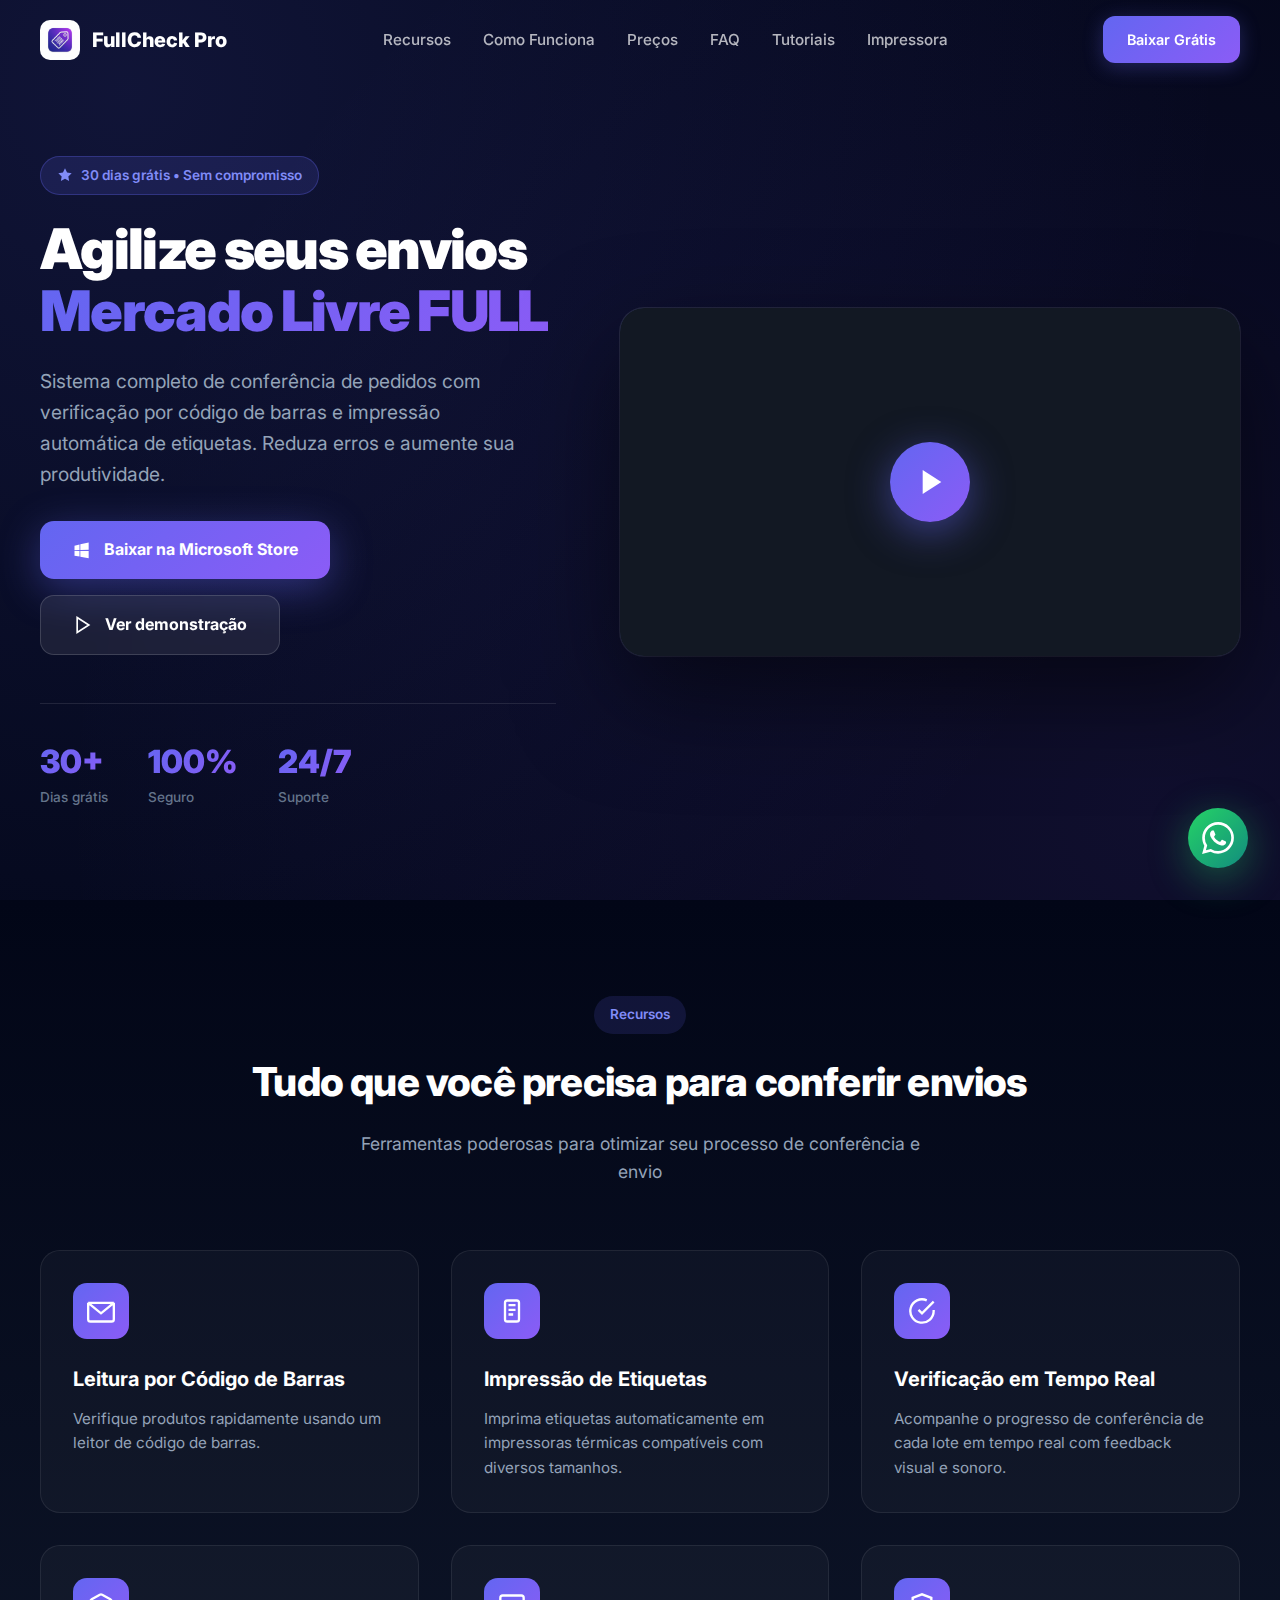
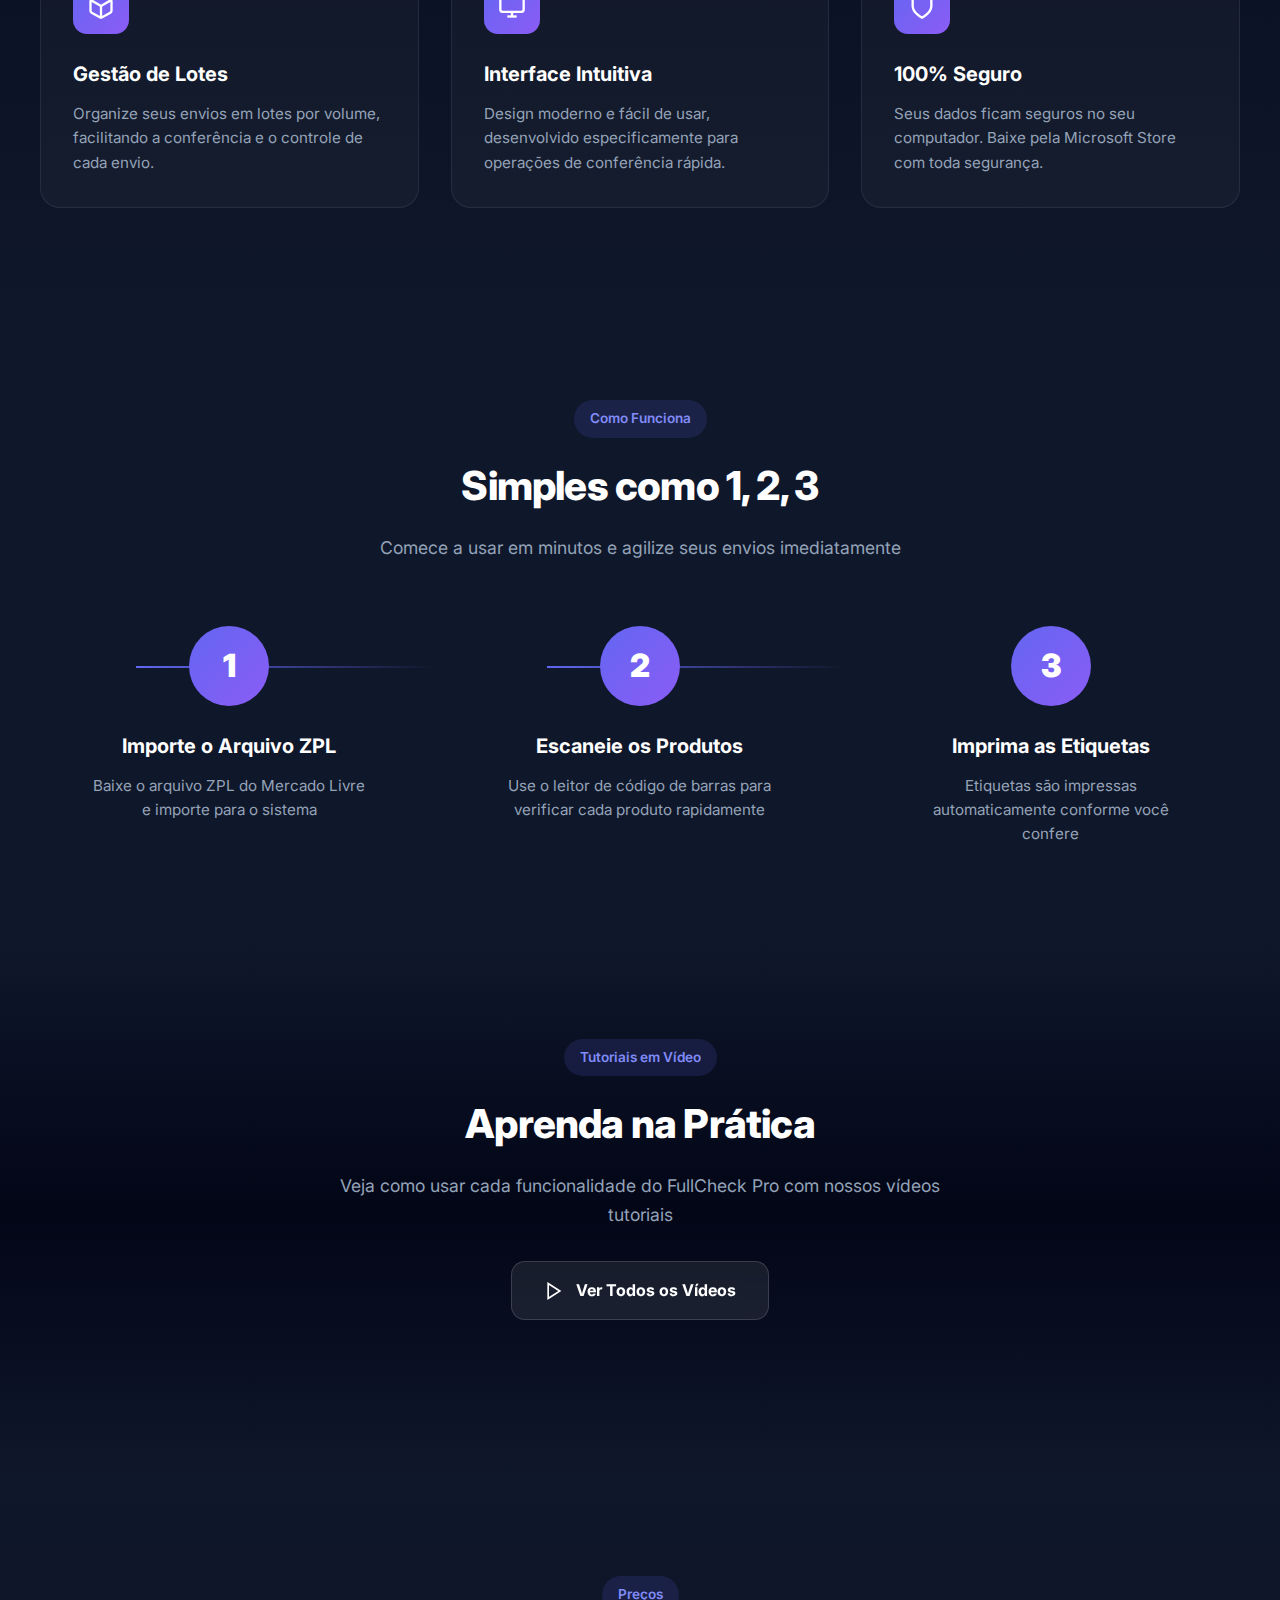
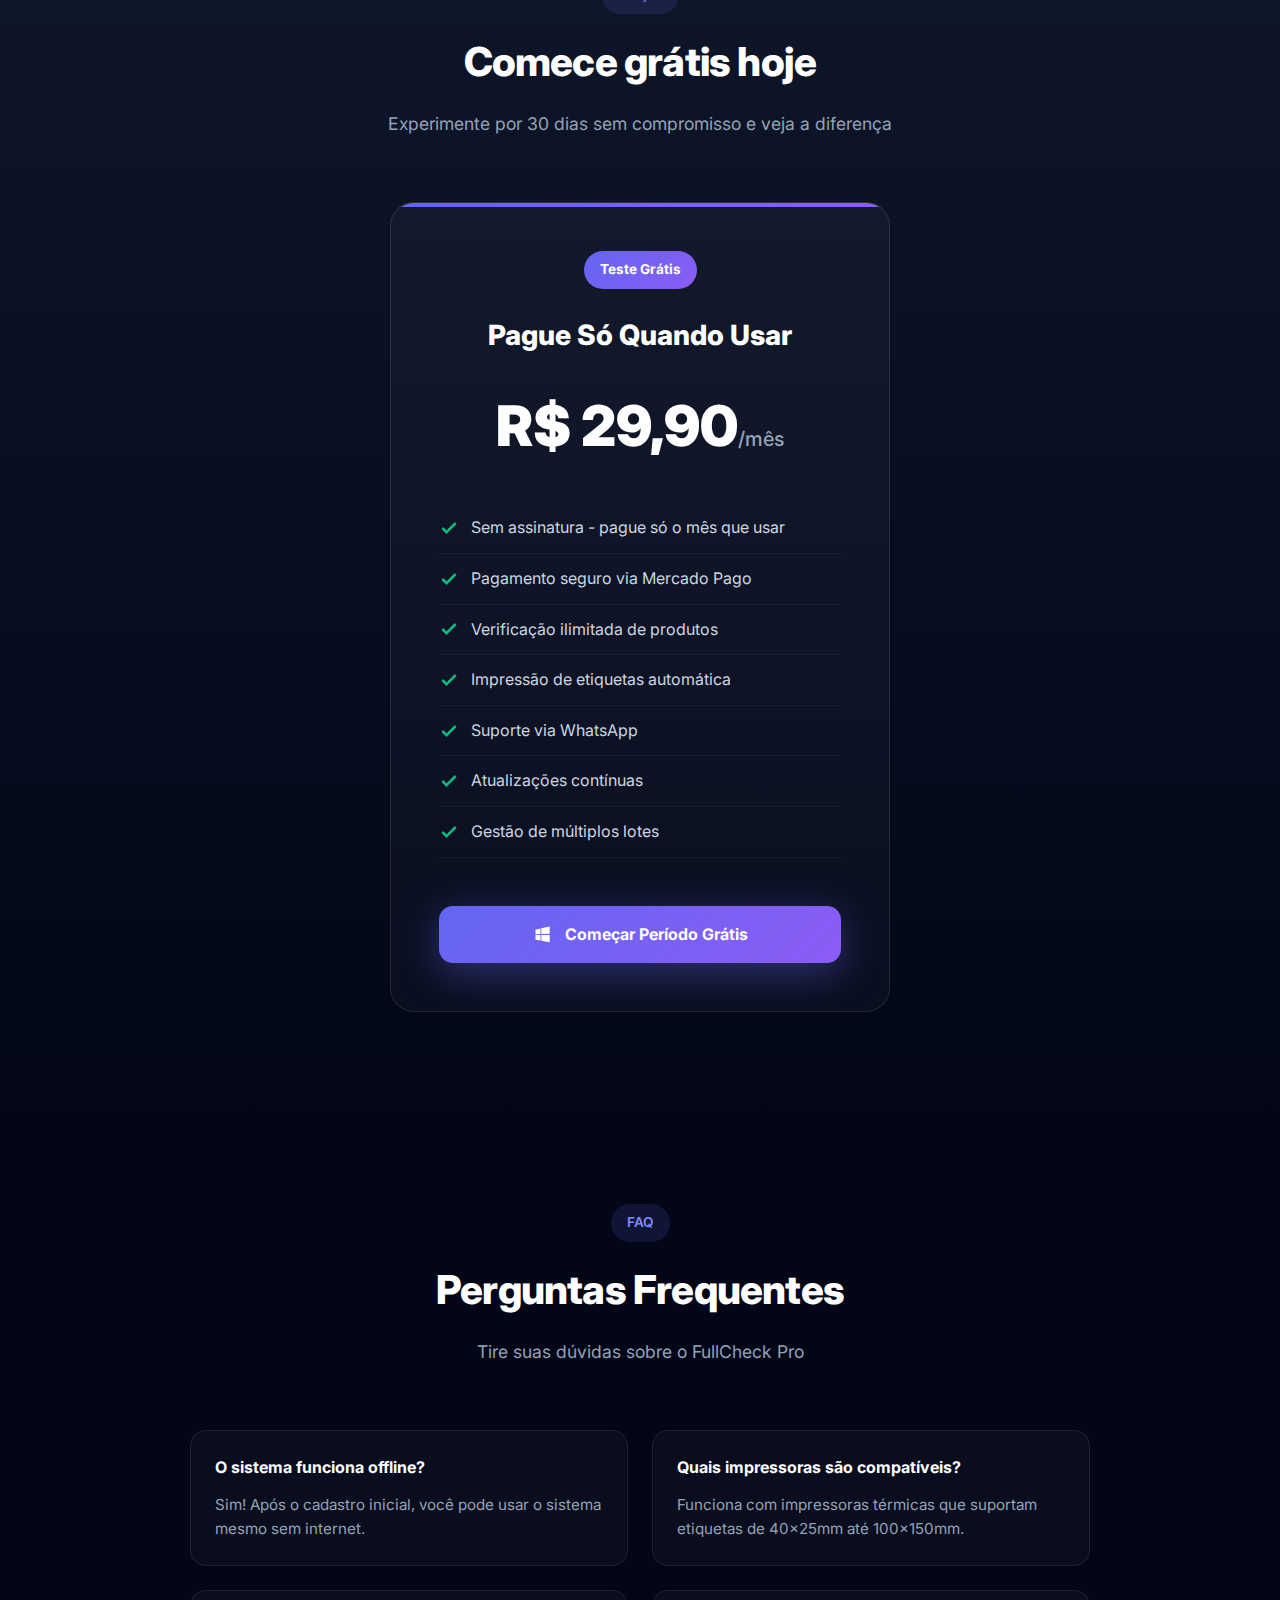
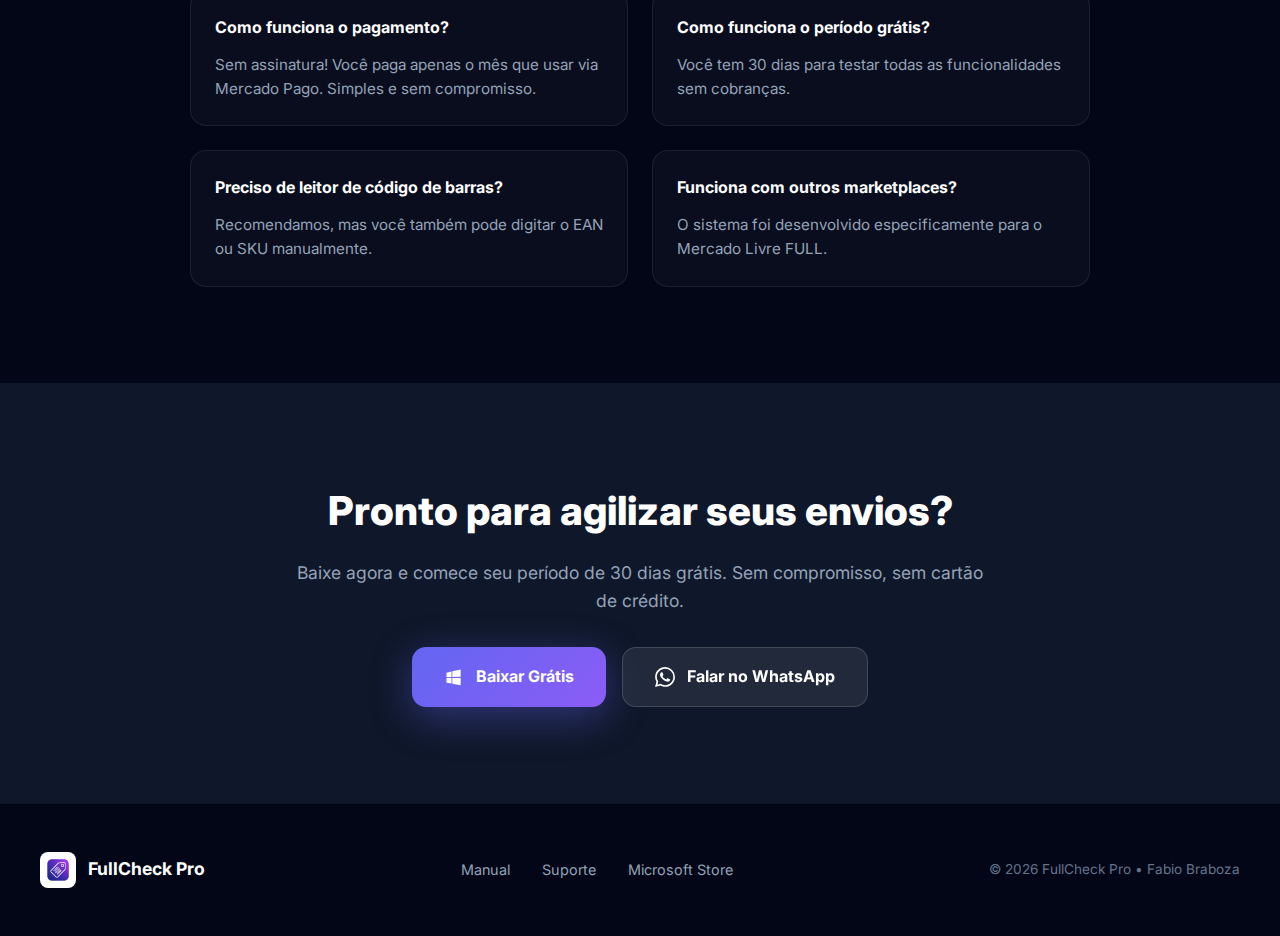
<file: index.html>
<!DOCTYPE html>
<html lang="pt-BR">

<head>
    <meta charset="UTF-8">
    <!-- Google tag (gtag.js) -->
    <script async src="https://www.googletagmanager.com/gtag/js?id=G-HC3WV7CR29"></script>
    <script>
        window.dataLayer = window.dataLayer || [];
        function gtag() { dataLayer.push(arguments); }
        gtag('js', new Date());

        gtag('config', 'AW-17931180308');
        gtag('config', 'G-HC3WV7CR29');
    </script>
    <!-- Event snippet for Contato conversion page -->
    <script>
        function gtag_report_conversion(url) {
            var callback = function () {
                if (typeof (url) != 'undefined') {
                    window.location = url;
                }
            };
            gtag('event', 'conversion', {
                'send_to': 'AW-17931180308/UakjCKlL6v0bEJGyoO2C',
                'event_callback': callback
            });
            return false;
        }
    </script>
    <!-- Event snippet for Baixar Grátis conversion page -->
    <script>
        function gtag_report_conversion_download(url) {
            var callback = function () {
                if (typeof (url) != 'undefined') {
                    window.location = url;
                }
            };
            gtag('event', 'conversion', {
                'send_to': 'AW-17931180308/jyX0CPrxhvQbEJSyoOZC',
                'event_callback': callback
            });
            return false;
        }
    </script>
    <meta name="viewport" content="width=device-width, initial-scale=1.0">
    <title>FullCheck Pro | Sistema de Conferência para Mercado Livre FULL</title>
    <meta name="description"
        content="FullCheck Pro - O sistema definitivo para conferência de envios FULL do Mercado Livre. Verifique pedidos, imprima etiquetas e agilize seus envios. 30 dias grátis!">
    <meta name="keywords"
        content="mercado livre, full, conferência, envios, etiquetas, sistema, fullcheck pro, verificação, pedidos">
    <meta name="author" content="Fabio Braboza">
    <meta name="theme-color" content="#6366F1">
    <meta property="og:title" content="FullCheck Pro - Sistema de Conferência FULL">
    <meta property="og:description"
        content="Agilize seus envios do Mercado Livre FULL com verificação automática e impressão de etiquetas.">
    <meta property="og:type" content="website">
    <meta property="og:url" content="https://fullcheckpro.com.br">
    <link rel="icon" type="image/png" href="../icon.png">
    <link rel="preconnect" href="https://fonts.googleapis.com">
    <link rel="preconnect" href="https://fonts.gstatic.com" crossorigin>
    <link href="https://fonts.googleapis.com/css2?family=Inter:wght@400;500;600;700;800;900&display=swap"
        rel="stylesheet">
    <link rel="stylesheet" href="style.css">
</head>

<body>
    <!-- Navigation -->
    <nav class="navbar" id="navbar">
        <div class="nav-container">
            <a href="#" class="nav-logo">
                <img src="../icon.png" alt="FullCheck Pro">
                <span>FullCheck Pro</span>
            </a>
            <ul class="nav-links">
                <li><a href="#features">Recursos</a></li>
                <li><a href="#how-it-works">Como Funciona</a></li>
                <li><a href="#pricing">Preços</a></li>
                <li><a href="#faq">FAQ</a></li>
                <li><a href="tutorials.html">Tutoriais</a></li>
                <li><a href="printer-setup.html">Impressora</a></li>
            </ul>
            <a href="https://apps.microsoft.com/detail/9ND78SMZ01WL?hl=pt-br&gl=BR" target="_blank" class="nav-cta"
                onclick="gtag_report_conversion_download(this.href);">Baixar Grátis</a>
            <button class="mobile-menu-btn" onclick="toggleMobileMenu()">☰</button>
        </div>
    </nav>

    <!-- Hero Section -->
    <section class="hero">
        <div class="hero-bg"></div>
        <div class="hero-container">
            <div class="hero-content">
                <div class="hero-badge">
                    <svg viewBox="0 0 24 24" fill="currentColor">
                        <path
                            d="M12 2L15.09 8.26L22 9.27L17 14.14L18.18 21.02L12 17.77L5.82 21.02L7 14.14L2 9.27L8.91 8.26L12 2Z" />
                    </svg>
                    30 dias grátis • Sem compromisso
                </div>
                <h1>Agilize seus envios <span>Mercado Livre FULL</span></h1>
                <p class="hero-description">
                    Sistema completo de conferência de pedidos com verificação por código de barras e impressão
                    automática de etiquetas. Reduza erros e aumente sua produtividade.
                </p>
                <div class="hero-cta">
                    <a href="https://apps.microsoft.com/detail/9ND78SMZ01WL?hl=pt-br&gl=BR" target="_blank"
                        class="btn btn-primary" onclick="gtag_report_conversion_download(this.href);">
                        <svg viewBox="0 0 24 24" fill="currentColor">
                            <path
                                d="M3 12V6.75L9 5.43V11.91L3 12M20 3V11.75L10 11.9V5.21L20 3M3 13L9 13.09V19.9L3 18.75V13M20 13.25V22L10 20.09V13.1L20 13.25Z" />
                        </svg>
                        Baixar na Microsoft Store
                    </a>
                    <a href="#how-it-works" class="btn btn-secondary">
                        <svg viewBox="0 0 24 24" fill="none" stroke="currentColor" stroke-width="2">
                            <polygon points="5 3 19 12 5 21 5 3"></polygon>
                        </svg>
                        Ver demonstração
                    </a>
                </div>
                <div class="hero-stats">
                    <div class="stat">
                        <div class="stat-value">30+</div>
                        <div class="stat-label">Dias grátis</div>
                    </div>
                    <div class="stat">
                        <div class="stat-value">100%</div>
                        <div class="stat-label">Seguro</div>
                    </div>
                    <div class="stat">
                        <div class="stat-value">24/7</div>
                        <div class="stat-label">Suporte</div>
                    </div>
                </div>
            </div>
            <div class="hero-video">
                <div class="video-wrapper">
                    <video id="heroVideo" loop playsinline
                        poster="https://res.cloudinary.com/dzsp5muas/video/upload/so_0/v1770327600/Grava%C3%A7%C3%A3o_de_tela_-_5_de_fev._de_2026_134347_1_rmez1i.jpg">
                        <source
                            src="https://res.cloudinary.com/dzsp5muas/video/upload/v1770327600/Grava%C3%A7%C3%A3o_de_tela_-_5_de_fev._de_2026_134347_1_rmez1i.mp4"
                            type="video/mp4">
                    </video>
                    <div class="video-overlay" id="videoOverlay" onclick="playVideo()">
                        <div class="play-button">
                            <svg viewBox="0 0 24 24">
                                <polygon points="5 3 19 12 5 21 5 3"></polygon>
                            </svg>
                        </div>
                    </div>
                </div>
            </div>
        </div>
    </section>

    <!-- Features Section -->
    <section class="features" id="features">
        <div class="section-container">
            <div class="section-header">
                <span class="section-tag">Recursos</span>
                <h2 class="section-title">Tudo que você precisa para conferir envios</h2>
                <p class="section-subtitle">Ferramentas poderosas para otimizar seu processo de conferência e envio
                </p>
            </div>
            <div class="features-grid">
                <div class="feature-card">
                    <div class="feature-icon">
                        <svg viewBox="0 0 24 24" fill="none" stroke="currentColor" stroke-width="2">
                            <path d="M1 5h22M1 5v14a2 2 0 002 2h18a2 2 0 002-2V5M1 5l11 9 11-9" />
                        </svg>
                    </div>
                    <h3 class="feature-title">Leitura por Código de Barras</h3>
                    <p class="feature-description">Verifique produtos rapidamente usando um leitor de código de barras.
                    </p>
                </div>
                <div class="feature-card">
                    <div class="feature-icon">
                        <svg viewBox="0 0 24 24" fill="none" stroke="currentColor" stroke-width="2">
                            <rect x="6" y="3" width="12" height="18" rx="2" />
                            <path d="M9 7h6M9 11h6M9 15h4" />
                        </svg>
                    </div>
                    <h3 class="feature-title">Impressão de Etiquetas</h3>
                    <p class="feature-description">Imprima etiquetas automaticamente em impressoras térmicas
                        compatíveis com diversos tamanhos.</p>
                </div>
                <div class="feature-card">
                    <div class="feature-icon">
                        <svg viewBox="0 0 24 24" fill="none" stroke="currentColor" stroke-width="2">
                            <path d="M22 11.08V12a10 10 0 1 1-5.93-9.14" />
                            <polyline points="22 4 12 14.01 9 11.01" />
                        </svg>
                    </div>
                    <h3 class="feature-title">Verificação em Tempo Real</h3>
                    <p class="feature-description">Acompanhe o progresso de conferência de cada lote em tempo real com
                        feedback visual e sonoro.</p>
                </div>
                <div class="feature-card">
                    <div class="feature-icon">
                        <svg viewBox="0 0 24 24" fill="none" stroke="currentColor" stroke-width="2">
                            <path
                                d="M21 16V8a2 2 0 0 0-1-1.73l-7-4a2 2 0 0 0-2 0l-7 4A2 2 0 0 0 3 8v8a2 2 0 0 0 1 1.73l7 4a2 2 0 0 0 2 0l7-4A2 2 0 0 0 21 16z" />
                            <polyline points="3.27 6.96 12 12.01 20.73 6.96" />
                            <line x1="12" y1="22.08" x2="12" y2="12" />
                        </svg>
                    </div>
                    <h3 class="feature-title">Gestão de Lotes</h3>
                    <p class="feature-description">Organize seus envios em lotes por volume, facilitando a conferência
                        e o controle de cada envio.</p>
                </div>
                <div class="feature-card">
                    <div class="feature-icon">
                        <svg viewBox="0 0 24 24" fill="none" stroke="currentColor" stroke-width="2">
                            <rect x="2" y="3" width="20" height="14" rx="2" ry="2" />
                            <line x1="8" y1="21" x2="16" y2="21" />
                            <line x1="12" y1="17" x2="12" y2="21" />
                        </svg>
                    </div>
                    <h3 class="feature-title">Interface Intuitiva</h3>
                    <p class="feature-description">Design moderno e fácil de usar, desenvolvido especificamente para
                        operações de conferência rápida.</p>
                </div>
                <div class="feature-card">
                    <div class="feature-icon">
                        <svg viewBox="0 0 24 24" fill="none" stroke="currentColor" stroke-width="2">
                            <path d="M12 22s8-4 8-10V5l-8-3-8 3v7c0 6 8 10 8 10z" />
                        </svg>
                    </div>
                    <h3 class="feature-title">100% Seguro</h3>
                    <p class="feature-description">Seus dados ficam seguros no seu computador. Baixe pela Microsoft
                        Store com toda segurança.</p>
                </div>
            </div>
        </div>
    </section>

    <!-- How it Works -->
    <section class="how-it-works" id="how-it-works">
        <div class="section-container">
            <div class="section-header">
                <span class="section-tag">Como Funciona</span>
                <h2 class="section-title">Simples como 1, 2, 3</h2>
                <p class="section-subtitle">Comece a usar em minutos e agilize seus envios imediatamente</p>
            </div>
            <div class="steps-container">
                <div class="step">
                    <div class="step-number">1</div>
                    <h3 class="step-title">Importe o Arquivo ZPL</h3>
                    <p class="step-description">Baixe o arquivo ZPL do Mercado Livre e importe para o sistema</p>
                </div>
                <div class="step">
                    <div class="step-number">2</div>
                    <h3 class="step-title">Escaneie os Produtos</h3>
                    <p class="step-description">Use o leitor de código de barras para verificar cada produto
                        rapidamente</p>
                </div>
                <div class="step">
                    <div class="step-number">3</div>
                    <h3 class="step-title">Imprima as Etiquetas</h3>
                    <p class="step-description">Etiquetas são impressas automaticamente conforme você confere</p>
                </div>
            </div>
        </div>
    </section>

    <!-- Video Tutorials -->
    <section class="tutorials" id="tutorials">
        <div class="section-container">
            <div class="section-header">
                <span class="section-tag">Tutoriais em Vídeo</span>
                <h2 class="section-title">Aprenda na Prática</h2>
                <p class="section-subtitle">Veja como usar cada funcionalidade do FullCheck Pro com nossos vídeos
                    tutoriais</p>

                <div style="margin-top: 2rem; display: flex; justify-content: center;">
                    <a href="tutorials.html" class="btn btn-secondary">
                        <svg viewBox="0 0 24 24" fill="none" stroke="currentColor" stroke-width="2">
                            <polygon points="5 3 19 12 5 21 5 3"></polygon>
                        </svg>
                        Ver Todos os Vídeos
                    </a>
                </div>
            </div>
        </div>
    </section>

    <!-- Pricing -->
    <section class="pricing" id="pricing">
        <div class="section-container">
            <div class="section-header">
                <span class="section-tag">Preços</span>
                <h2 class="section-title">Comece grátis hoje</h2>
                <p class="section-subtitle">Experimente por 30 dias sem compromisso e veja a diferença</p>
            </div>
            <div class="pricing-card">
                <span class="pricing-badge">Teste Grátis</span>
                <h3 class="pricing-title">Pague Só Quando Usar</h3>
                <div class="pricing-price">R$ 29,90<span>/mês</span></div>
                <ul class="pricing-features">
                    <li>
                        <svg viewBox="0 0 24 24" fill="none" stroke="currentColor" stroke-width="3">
                            <polyline points="20 6 9 17 4 12"></polyline>
                        </svg>
                        Sem assinatura - pague só o mês que usar
                    </li>
                    <li>
                        <svg viewBox="0 0 24 24" fill="none" stroke="currentColor" stroke-width="3">
                            <polyline points="20 6 9 17 4 12"></polyline>
                        </svg>
                        Pagamento seguro via Mercado Pago
                    </li>
                    <li>
                        <svg viewBox="0 0 24 24" fill="none" stroke="currentColor" stroke-width="3">
                            <polyline points="20 6 9 17 4 12"></polyline>
                        </svg>
                        Verificação ilimitada de produtos
                    </li>
                    <li>
                        <svg viewBox="0 0 24 24" fill="none" stroke="currentColor" stroke-width="3">
                            <polyline points="20 6 9 17 4 12"></polyline>
                        </svg>
                        Impressão de etiquetas automática
                    </li>
                    <li>
                        <svg viewBox="0 0 24 24" fill="none" stroke="currentColor" stroke-width="3">
                            <polyline points="20 6 9 17 4 12"></polyline>
                        </svg>
                        Suporte via WhatsApp
                    </li>
                    <li>
                        <svg viewBox="0 0 24 24" fill="none" stroke="currentColor" stroke-width="3">
                            <polyline points="20 6 9 17 4 12"></polyline>
                        </svg>
                        Atualizações contínuas
                    </li>
                    <li>
                        <svg viewBox="0 0 24 24" fill="none" stroke="currentColor" stroke-width="3">
                            <polyline points="20 6 9 17 4 12"></polyline>
                        </svg>
                        Gestão de múltiplos lotes
                    </li>
                </ul>
                <a href="https://apps.microsoft.com/detail/9ND78SMZ01WL?hl=pt-br&gl=BR" target="_blank"
                    class="btn btn-primary pricing-cta" onclick="gtag_report_conversion_download(this.href);">
                    <svg viewBox="0 0 24 24" fill="currentColor">
                        <path
                            d="M3 12V6.75L9 5.43V11.91L3 12M20 3V11.75L10 11.9V5.21L20 3M3 13L9 13.09V19.9L3 18.75V13M20 13.25V22L10 20.09V13.1L20 13.25Z" />
                    </svg>
                    Começar Período Grátis
                </a>
            </div>
        </div>
    </section>

    <!-- FAQ -->
    <section class="faq" id="faq">
        <div class="section-container">
            <div class="section-header">
                <span class="section-tag">FAQ</span>
                <h2 class="section-title">Perguntas Frequentes</h2>
                <p class="section-subtitle">Tire suas dúvidas sobre o FullCheck Pro</p>
            </div>
            <div class="faq-grid">
                <div class="faq-item">
                    <h3 class="faq-question">O sistema funciona offline?</h3>
                    <p class="faq-answer">Sim! Após o cadastro inicial, você pode usar o sistema mesmo sem internet.
                    </p>
                </div>
                <div class="faq-item">
                    <h3 class="faq-question">Quais impressoras são compatíveis?</h3>
                    <p class="faq-answer">Funciona com impressoras térmicas que suportam etiquetas de 40x25mm até
                        100x150mm.</p>
                </div>
                <div class="faq-item">
                    <h3 class="faq-question">Como funciona o pagamento?</h3>
                    <p class="faq-answer">Sem assinatura! Você paga apenas o mês que usar via Mercado Pago. Simples e
                        sem compromisso.
                    </p>
                </div>
                <div class="faq-item">
                    <h3 class="faq-question">Como funciona o período grátis?</h3>
                    <p class="faq-answer">Você tem 30 dias para testar todas as funcionalidades sem cobranças.</p>
                </div>
                <div class="faq-item">
                    <h3 class="faq-question">Preciso de leitor de código de barras?</h3>
                    <p class="faq-answer">Recomendamos, mas você também pode digitar o EAN ou SKU manualmente.</p>
                </div>
                <div class="faq-item">
                    <h3 class="faq-question">Funciona com outros marketplaces?</h3>
                    <p class="faq-answer">O sistema foi desenvolvido especificamente para o Mercado Livre FULL.</p>
                </div>
            </div>
        </div>
    </section>

    <!-- CTA Section -->
    <section class="cta-section">
        <div class="cta-container">
            <h2 class="cta-title">Pronto para agilizar seus envios?</h2>
            <p class="cta-description">Baixe agora e comece seu período de 30 dias grátis. Sem compromisso, sem
                cartão de crédito.</p>
            <div class="cta-buttons">
                <a href="https://apps.microsoft.com/detail/9ND78SMZ01WL?hl=pt-br&gl=BR" target="_blank"
                    class="btn btn-primary" onclick="gtag_report_conversion_download(this.href);">
                    <svg viewBox="0 0 24 24" fill="currentColor">
                        <path
                            d="M3 12V6.75L9 5.43V11.91L3 12M20 3V11.75L10 11.9V5.21L20 3M3 13L9 13.09V19.9L3 18.75V13M20 13.25V22L10 20.09V13.1L20 13.25Z" />
                    </svg>
                    Baixar Grátis
                </a>
                <a href="https://wa.me/5541936181098?text=Olá! Preciso de ajuda com o FullCheck Pro" target="_blank"
                    class="btn btn-secondary" onclick="gtag_report_conversion(this.href);">
                    <svg viewBox="0 0 24 24" fill="currentColor">
                        <path
                            d="M17.472 14.382c-.297-.149-1.758-.867-2.03-.967-.273-.099-.471-.148-.67.15-.197.297-.767.966-.94 1.164-.173.199-.347.223-.644.075-.297-.15-1.255-.463-2.39-1.475-.883-.788-1.48-1.761-1.653-2.059-.173-.297-.018-.458.13-.606.134-.133.298-.347.446-.52.149-.174.198-.298.298-.497.099-.198.05-.371-.025-.52-.075-.149-.669-1.612-.916-2.207-.242-.579-.487-.5-.669-.51-.173-.008-.371-.01-.57-.01-.198 0-.52.074-.792.372-.272.297-1.04 1.016-1.04 2.479 0 1.462 1.065 2.875 1.213 3.074.149.198 2.096 3.2 5.077 4.487.709.306 1.262.489 1.694.625.712.227 1.36.195 1.871.118.571-.085 1.758-.719 2.006-1.413.248-.694.248-1.289.173-1.413-.074-.124-.272-.198-.57-.347m-5.421 7.403h-.004a9.87 9.87 0 01-5.031-1.378l-.361-.214-3.741.982.998-3.648-.235-.374a9.86 9.86 0 01-1.51-5.26c.001-5.45 4.436-9.884 9.888-9.884 2.64 0 5.122 1.03 6.988 2.898a9.825 9.825 0 012.893 6.994c-.003 5.45-4.437 9.884-9.885 9.884m8.413-18.297A11.815 11.815 0 0012.05 0C5.495 0 .16 5.335.157 11.892c0 2.096.547 4.142 1.588 5.945L.057 24l6.305-1.654a11.882 11.882 0 005.683 1.448h.005c6.554 0 11.89-5.335 11.893-11.893a11.821 11.821 0 00-3.48-8.413Z" />
                    </svg>
                    Falar no WhatsApp
                </a>
            </div>
        </div>
    </section>

    <!-- Footer -->
    <footer class="footer">
        <div class="footer-container">
            <div class="footer-logo">
                <img src="../icon.png" alt="FullCheck Pro">
                <span>FullCheck Pro</span>
            </div>
            <div class="footer-links">
                <a href="manual.html">Manual</a>
                <a href="https://wa.me/5541936181098?text=Olá! Preciso de ajuda com o FullCheck Pro" target="_blank"
                    onclick="gtag_report_conversion(this.href);">Suporte</a>
                <a href="https://apps.microsoft.com/detail/9ND78SMZ01WL?hl=pt-br&gl=BR" target="_blank"
                    onclick="gtag_report_conversion_download(this.href);">Microsoft
                    Store</a>
            </div>
            <p class="footer-copyright">© 2026 FullCheck Pro • Fabio Braboza</p>
        </div>
    </footer>

    <!-- WhatsApp Float Button -->
    <div class="whatsapp-float">
        <a href="https://wa.me/5541936181098?text=Olá! Preciso de ajuda com o FullCheck Pro" target="_blank"
            title="Fale conosco no WhatsApp" onclick="gtag_report_conversion(this.href);">
            <svg viewBox="0 0 24 24">
                <path
                    d="M17.472 14.382c-.297-.149-1.758-.867-2.03-.967-.273-.099-.471-.148-.67.15-.197.297-.767.966-.94 1.164-.173.199-.347.223-.644.075-.297-.15-1.255-.463-2.39-1.475-.883-.788-1.48-1.761-1.653-2.059-.173-.297-.018-.458.13-.606.134-.133.298-.347.446-.52.149-.174.198-.298.298-.497.099-.198.05-.371-.025-.52-.075-.149-.669-1.612-.916-2.207-.242-.579-.487-.5-.669-.51-.173-.008-.371-.01-.57-.01-.198 0-.52.074-.792.372-.272.297-1.04 1.016-1.04 2.479 0 1.462 1.065 2.875 1.213 3.074.149.198 2.096 3.2 5.077 4.487.709.306 1.262.489 1.694.625.712.227 1.36.195 1.871.118.571-.085 1.758-.719 2.006-1.413.248-.694.248-1.289.173-1.413-.074-.124-.272-.198-.57-.347m-5.421 7.403h-.004a9.87 9.87 0 01-5.031-1.378l-.361-.214-3.741.982.998-3.648-.235-.374a9.86 9.86 0 01-1.51-5.26c.001-5.45 4.436-9.884 9.888-9.884 2.64 0 5.122 1.03 6.988 2.898a9.825 9.825 0 012.893 6.994c-.003 5.45-4.437 9.884-9.885 9.884m8.413-18.297A11.815 11.815 0 0012.05 0C5.495 0 .16 5.335.157 11.892c0 2.096.547 4.142 1.588 5.945L.057 24l6.305-1.654a11.882 11.882 0 005.683 1.448h.005c6.554 0 11.89-5.335 11.893-11.893a11.821 11.821 0 00-3.48-8.413Z" />
            </svg>
        </a>
    </div>

    <script>
        // Navbar scroll effect
        window.addEventListener('scroll', function () {
            const navbar = document.getElementById('navbar');
            if (window.scrollY > 50) {
                navbar.classList.add('scrolled');
            } else {
                navbar.classList.remove('scrolled');
            }
        });

        // Video play functionality
        function playVideo() {
            const video = document.getElementById('heroVideo');
            const overlay = document.getElementById('videoOverlay');

            video.muted = false;
            video.volume = 1.0;
            video.controls = true;
            video.play();
            overlay.classList.add('hidden');

            video.addEventListener('ended', function () {
                overlay.classList.remove('hidden');
                video.controls = false;
                video.currentTime = 0;
            });

            video.addEventListener('pause', function () {
                if (!video.ended) {
                    // Don't show overlay immediately on pause to let user use controls
                    // overlay.classList.remove('hidden'); 
                }
            });
        }

        // Smooth scroll for anchor links
        document.querySelectorAll('a[href^="#"]').forEach(anchor => {
            anchor.addEventListener('click', function (e) {
                e.preventDefault();
                const target = document.querySelector(this.getAttribute('href'));
                if (target) {
                    target.scrollIntoView({
                        behavior: 'smooth',
                        block: 'start'
                    });
                }
            });
        });

        // Mobile menu toggle (placeholder for future implementation)
        function toggleMobileMenu() {
            alert('Menu mobile - pode ser expandido conforme necessário');
        }
    </script>
</body>

</html>
</file>
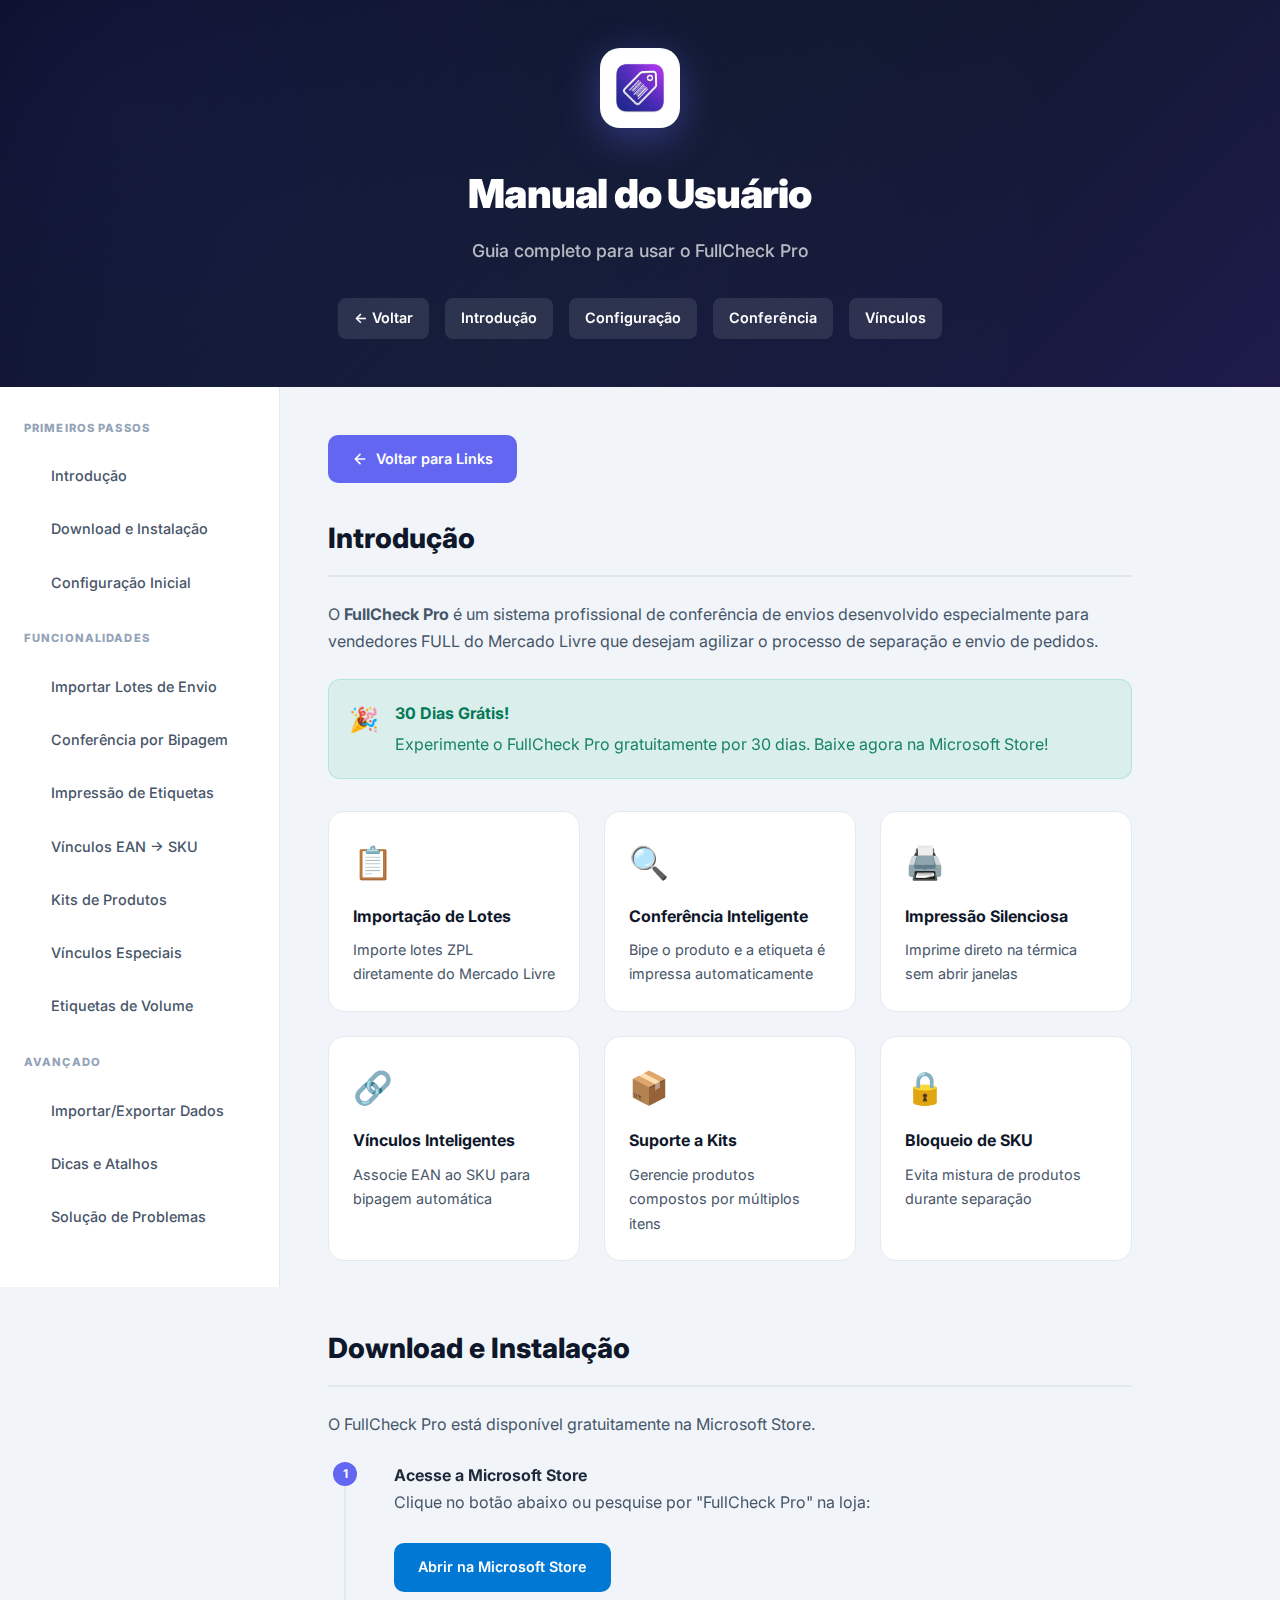
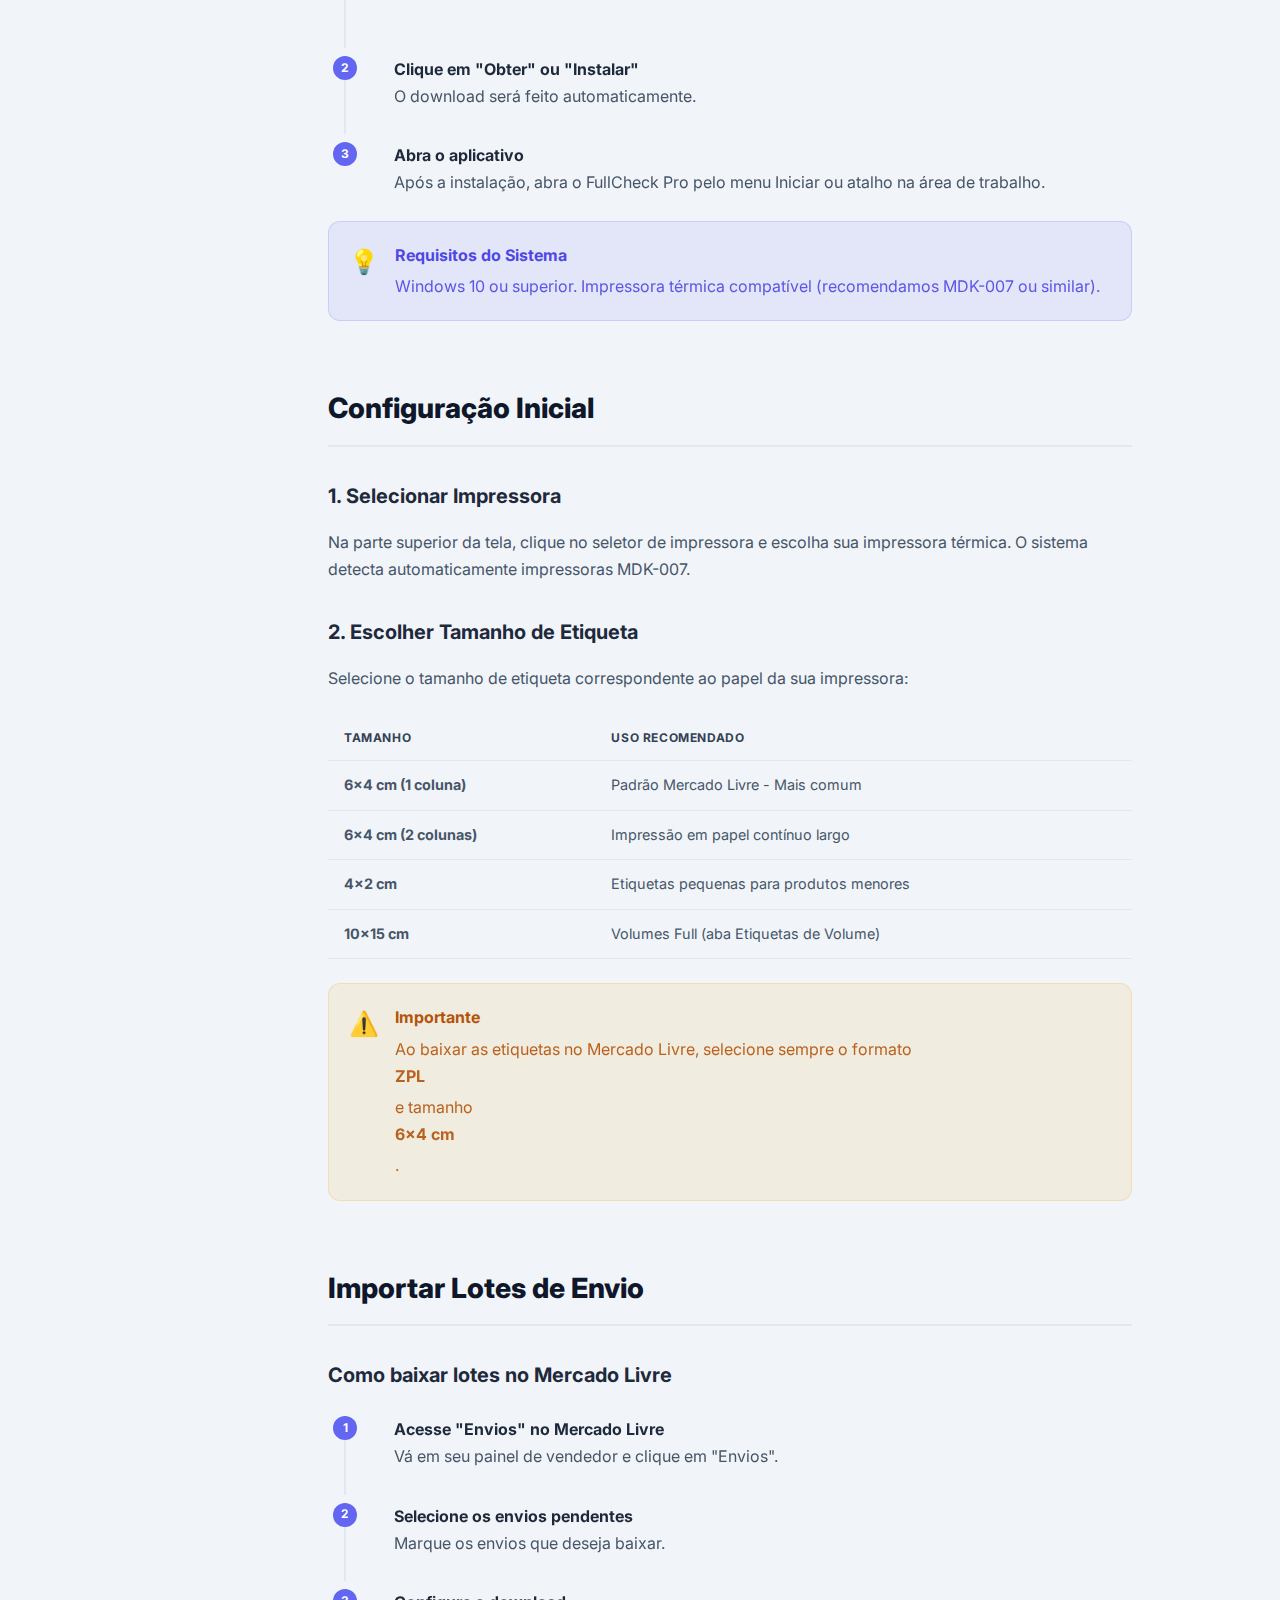
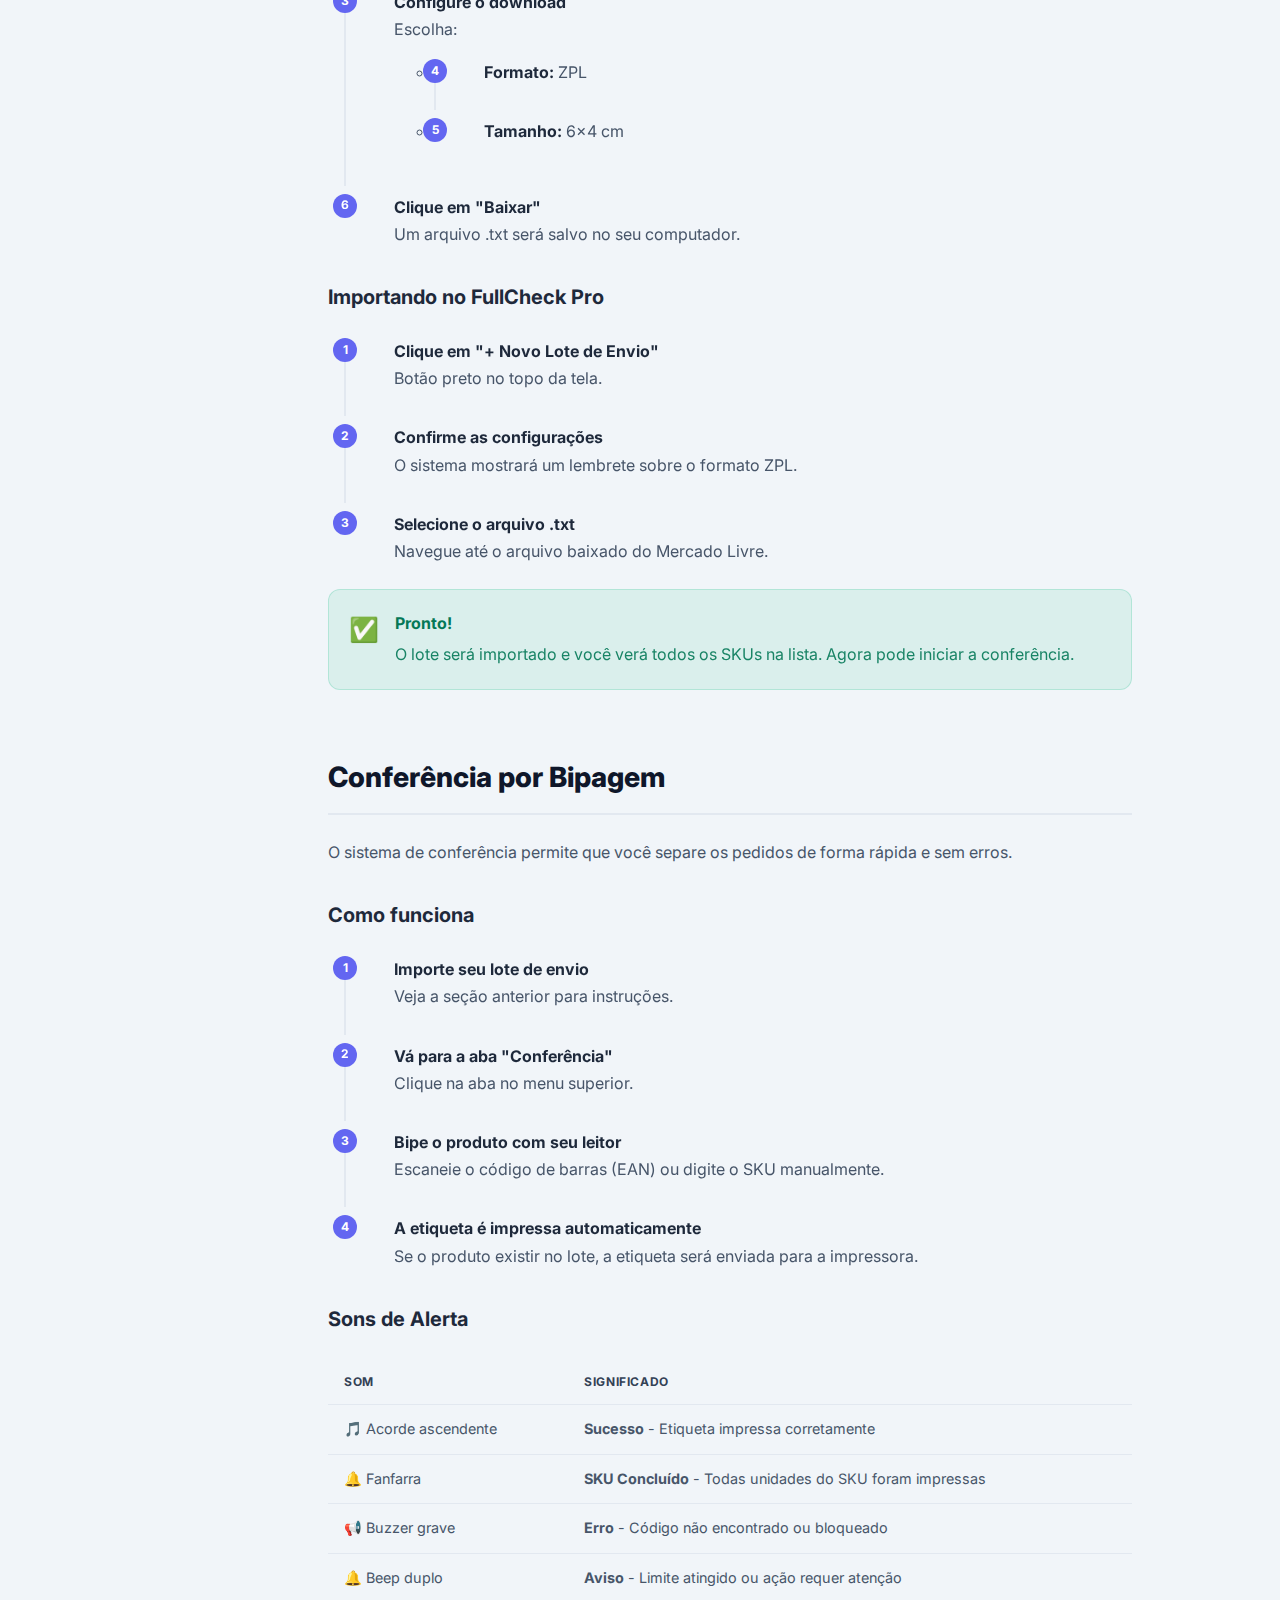
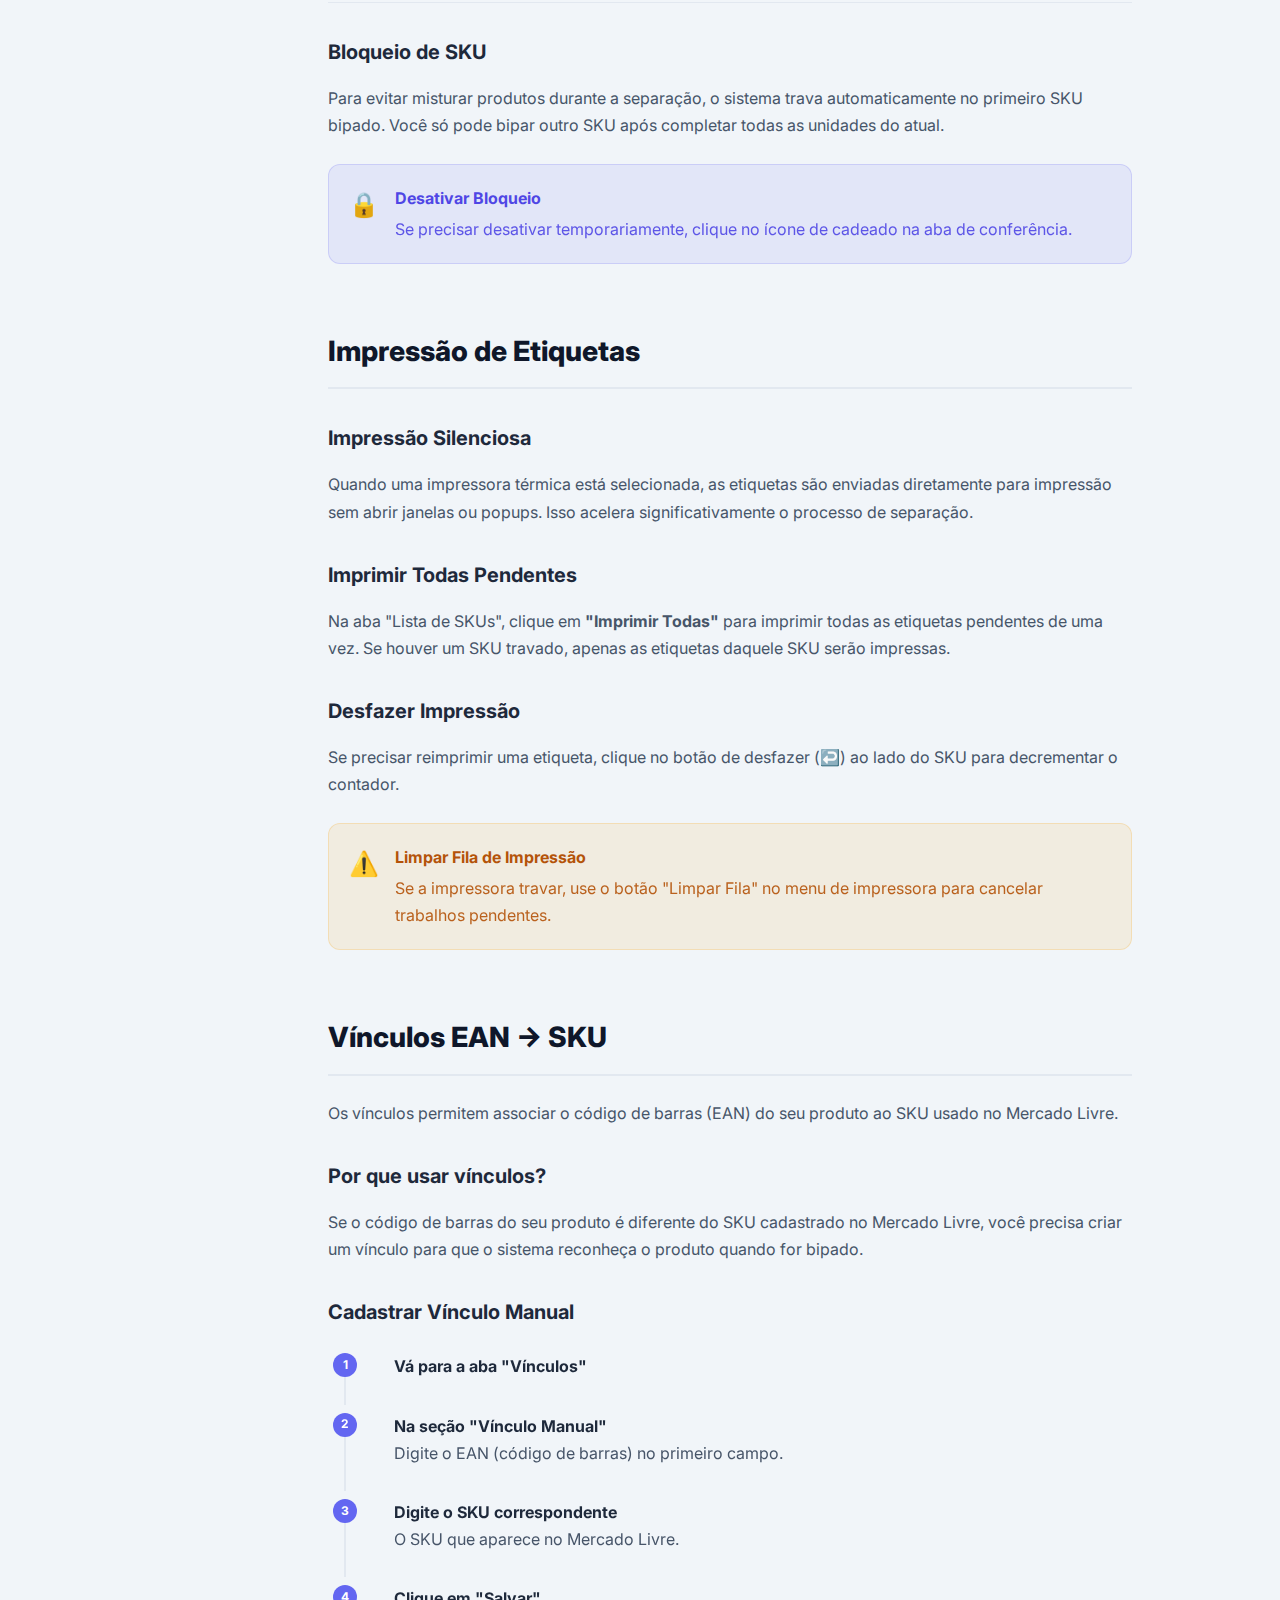
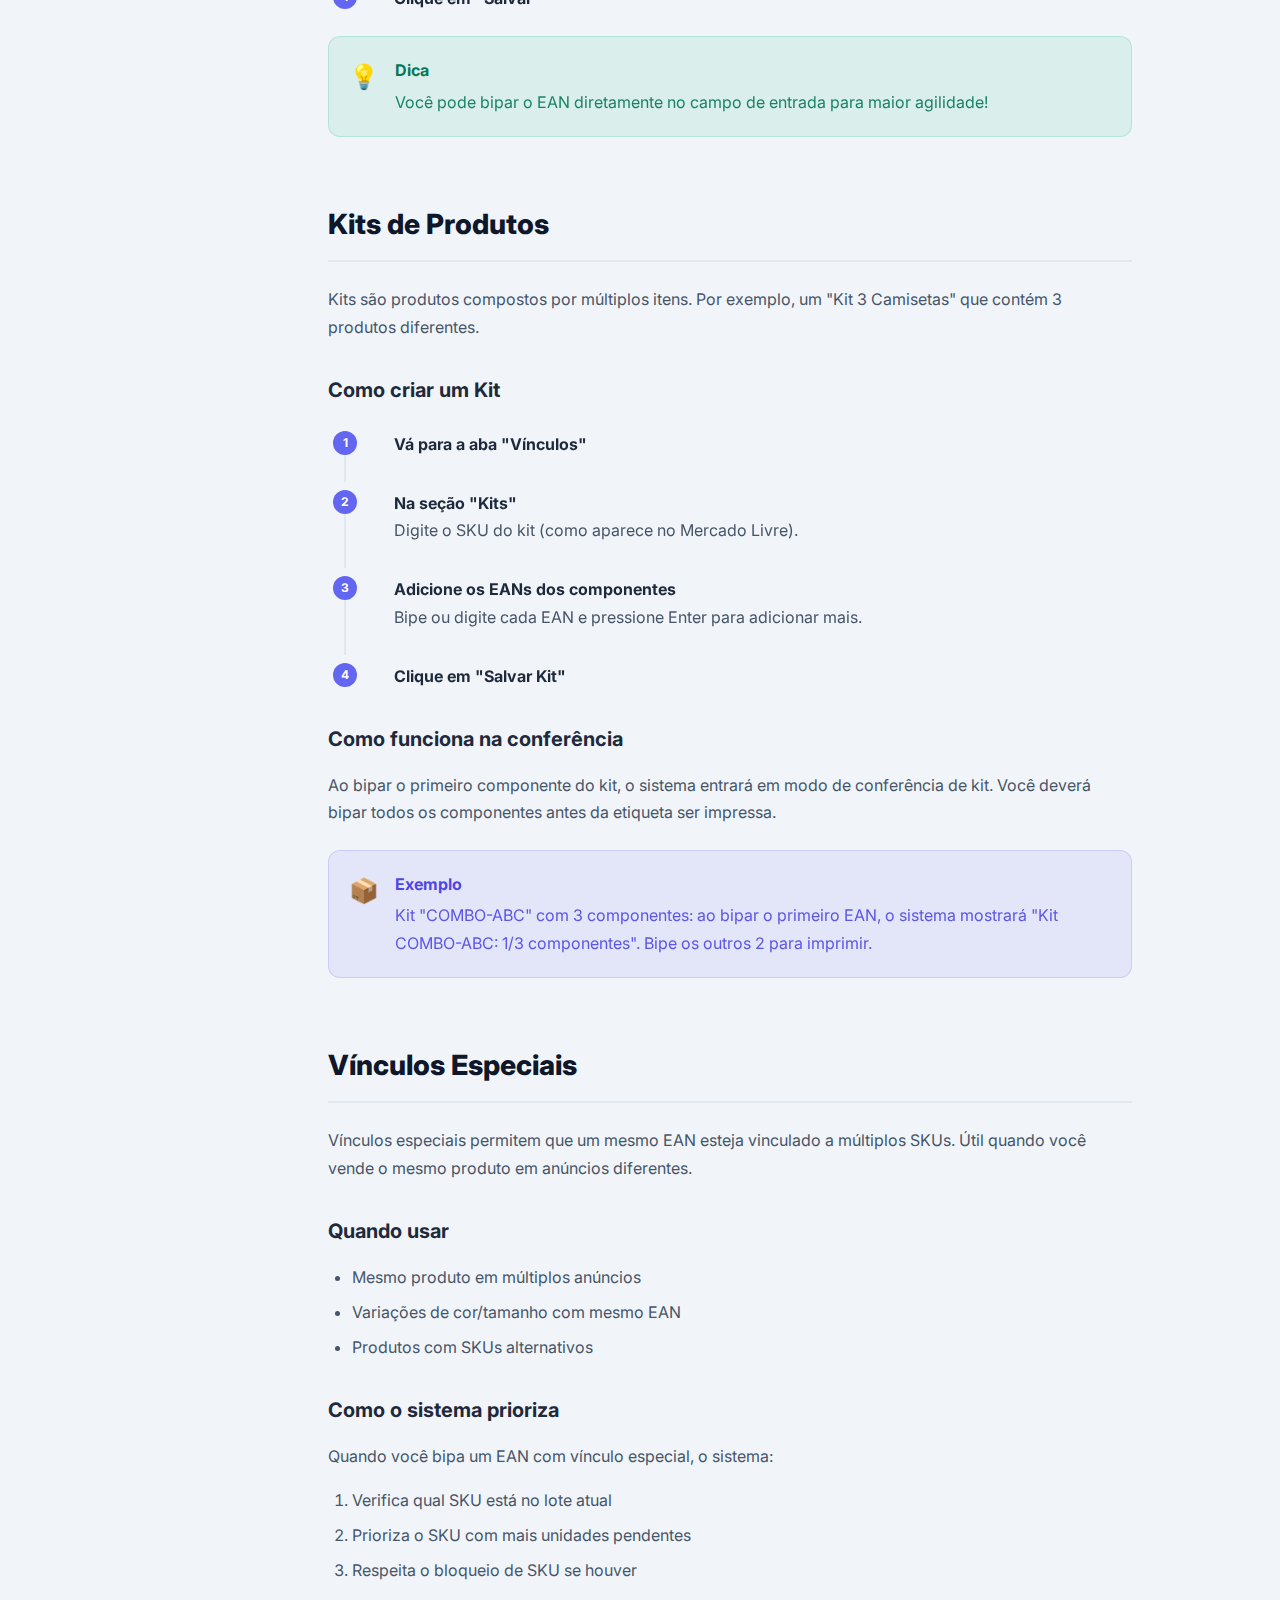
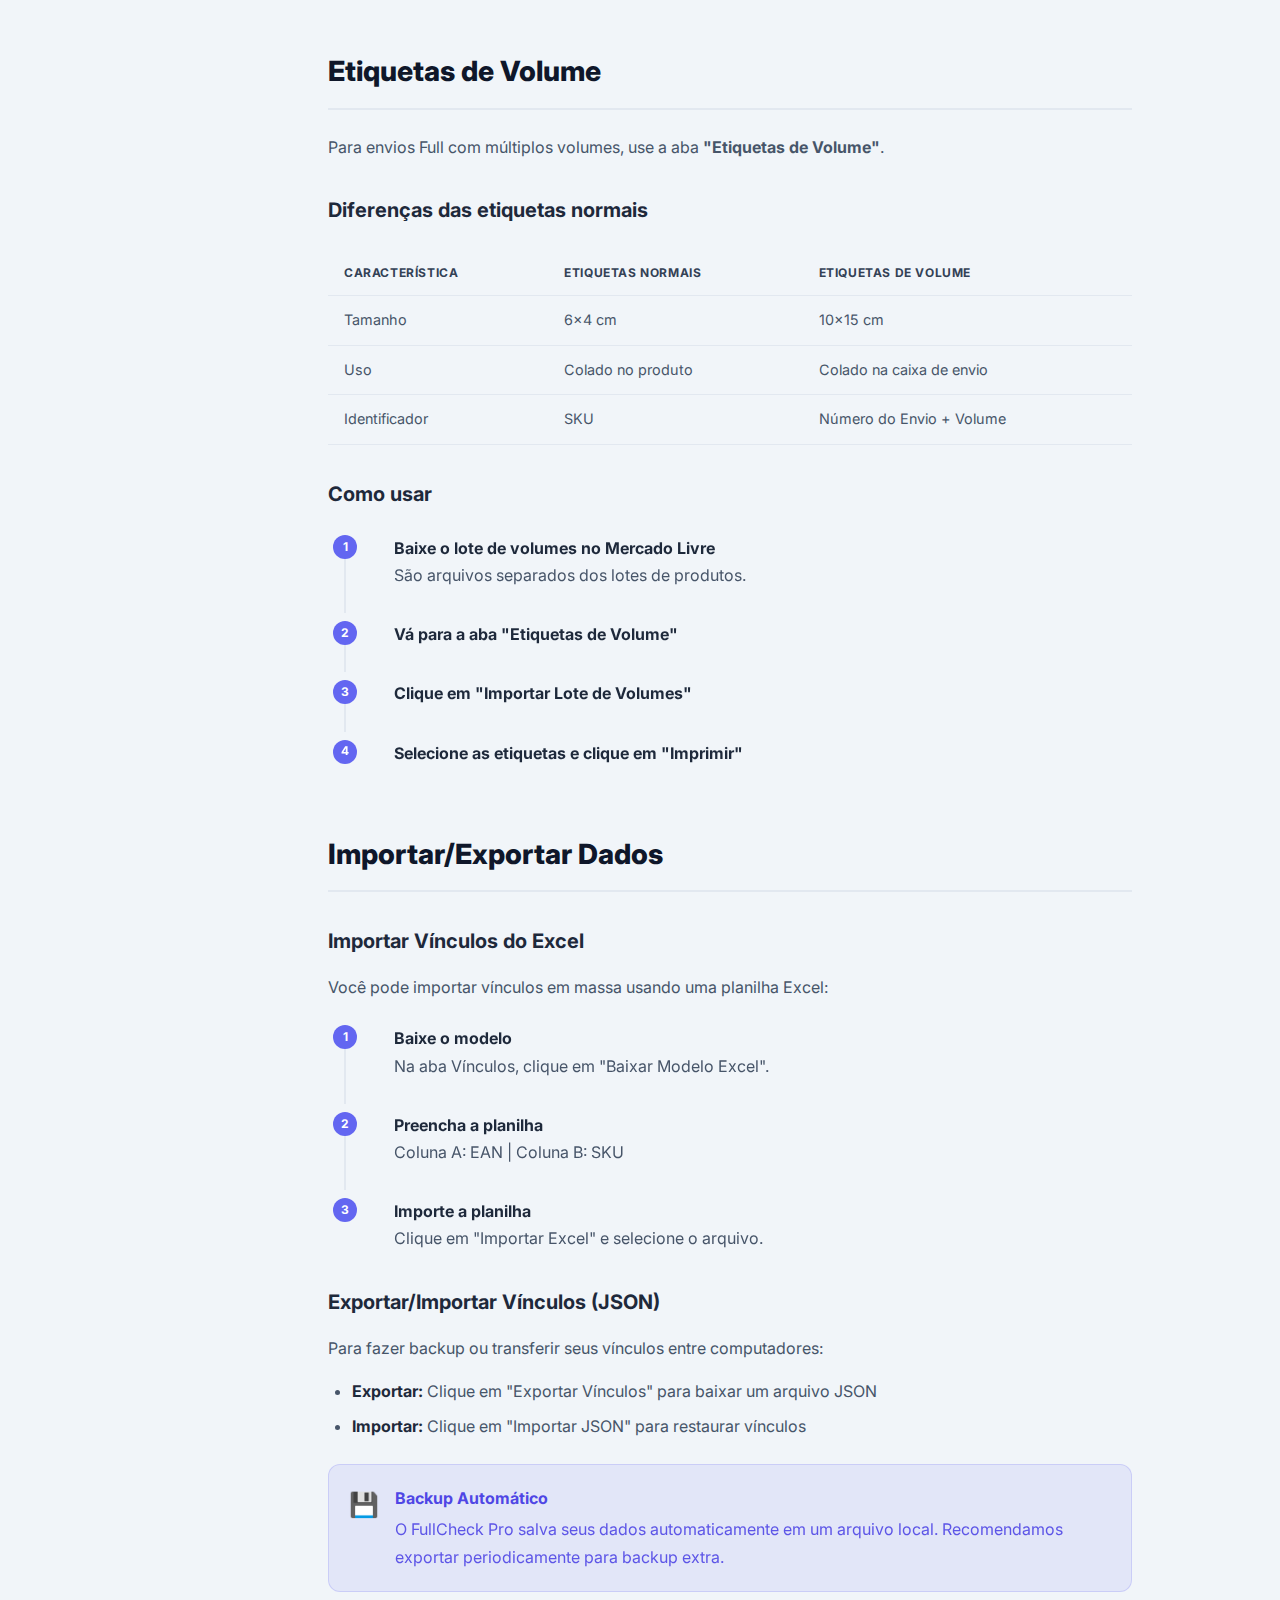
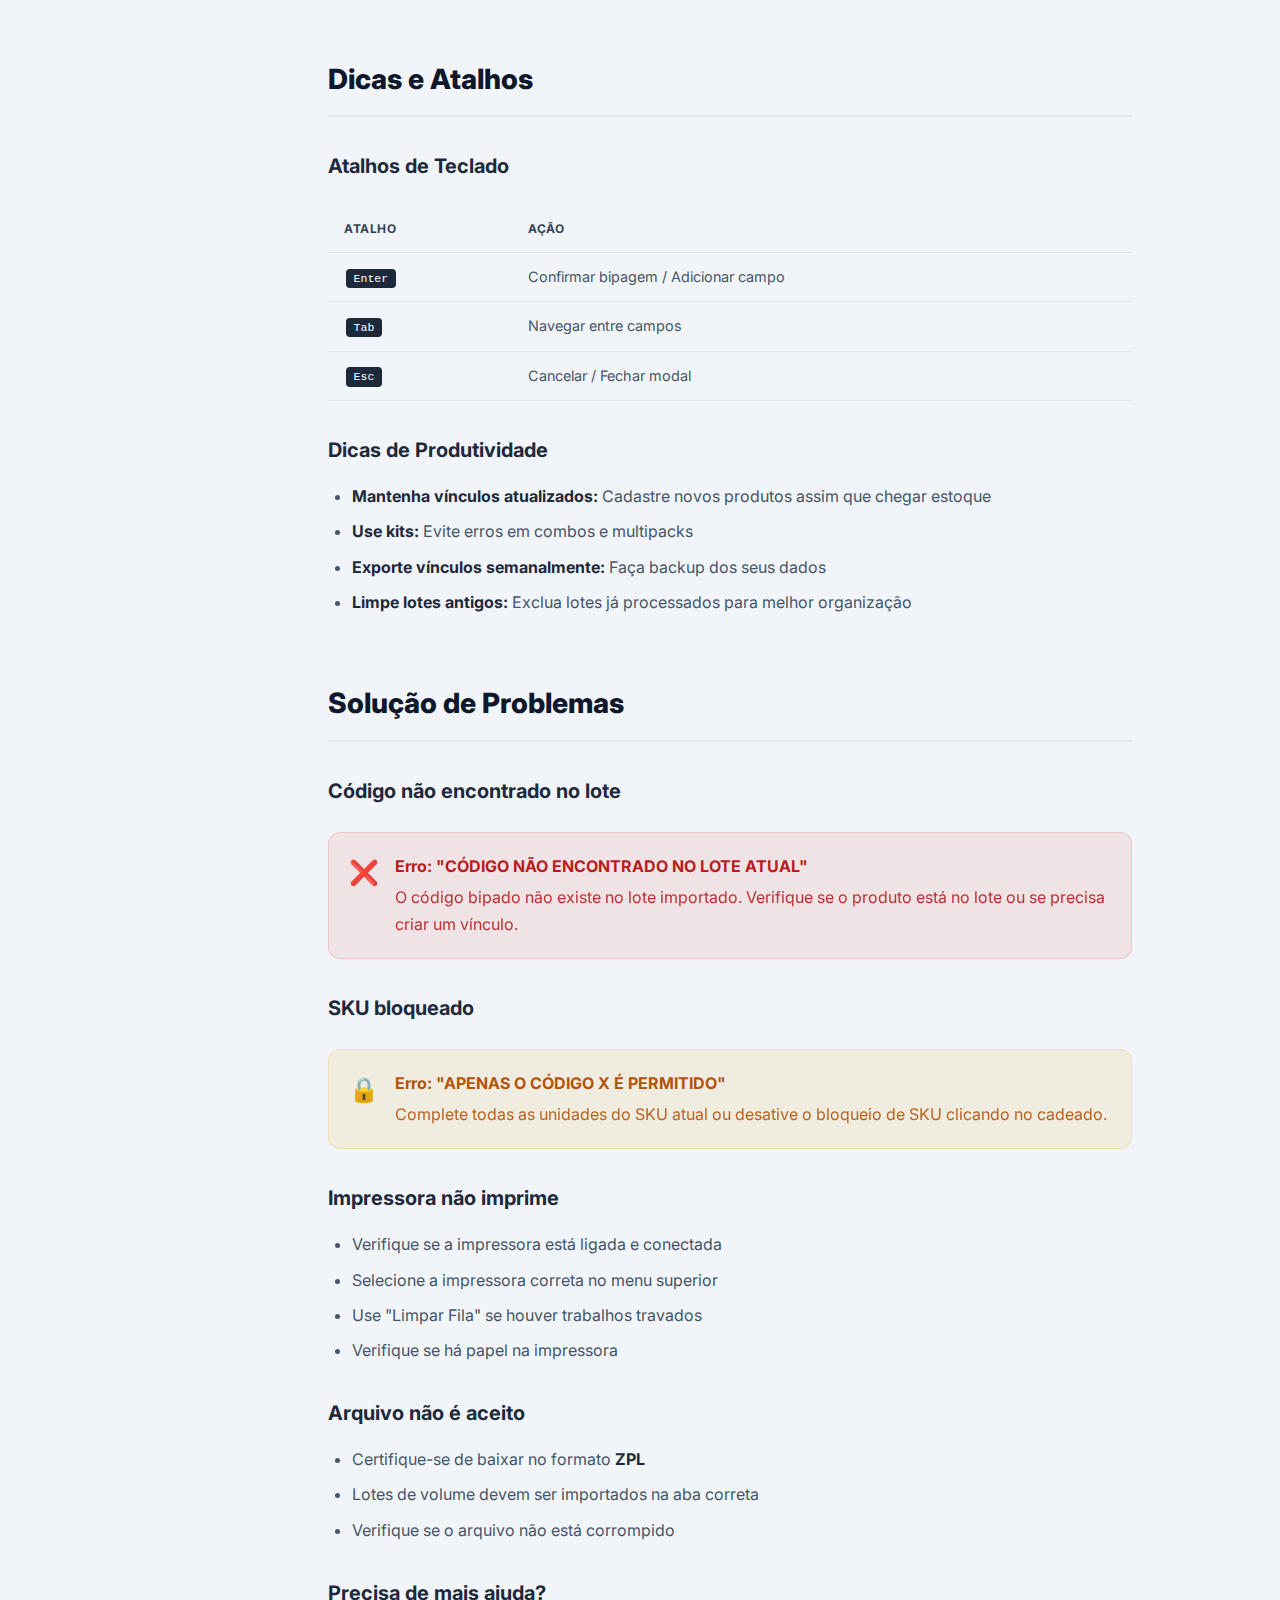
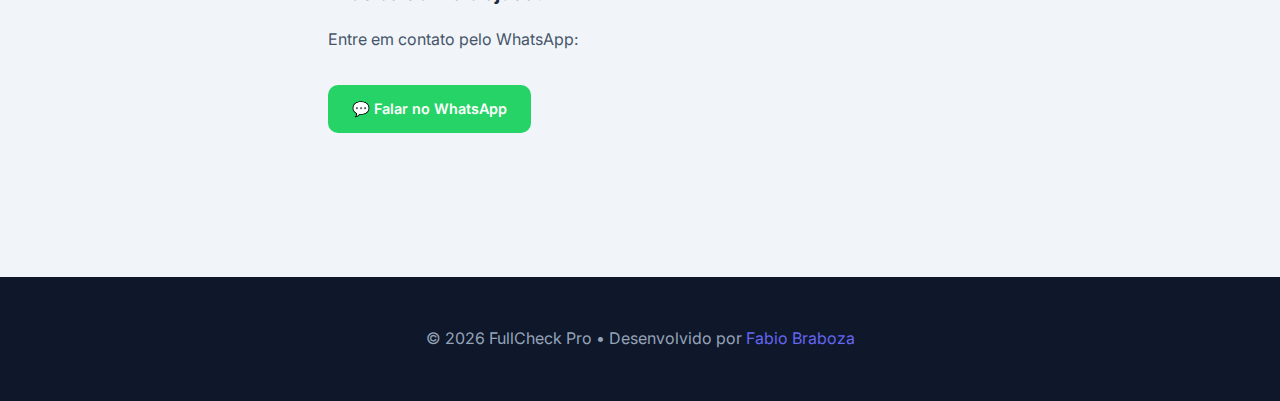
<file: manual.html>
<!DOCTYPE html>
<html lang="pt-BR">

<head>
    <meta charset="UTF-8">
    <meta name="viewport" content="width=device-width, initial-scale=1.0">
    <title>Manual do Usuário | FullCheck Pro</title>
    <meta name="description"
        content="Manual completo do FullCheck Pro - Sistema de conferência de envios FULL do Mercado Livre">
    <meta name="theme-color" content="#6366F1">
    <link rel="icon" type="image/png" href="icon.png">
    <link rel="preconnect" href="https://fonts.googleapis.com">
    <link rel="preconnect" href="https://fonts.gstatic.com" crossorigin>
    <link href="https://fonts.googleapis.com/css2?family=Inter:wght@400;500;600;700;800;900&display=swap"
        rel="stylesheet">
    <style>
        * {
            margin: 0;
            padding: 0;
            box-sizing: border-box;
        }

        :root {
            --primary: #6366F1;
            --primary-dark: #4F46E5;
            --secondary: #8B5CF6;
            --success: #10B981;
            --warning: #F59E0B;
            --danger: #EF4444;
            --dark: #0F172A;
            --darker: #020617;
            --slate-100: #F1F5F9;
            --slate-200: #E2E8F0;
            --slate-300: #CBD5E1;
            --slate-400: #94A3B8;
            --slate-500: #64748B;
            --slate-600: #475569;
            --slate-700: #334155;
            --slate-800: #1E293B;
            --slate-900: #0F172A;
        }

        html {
            scroll-behavior: smooth;
        }

        body {
            font-family: 'Inter', -apple-system, BlinkMacSystemFont, sans-serif;
            background: var(--slate-100);
            color: var(--slate-800);
            line-height: 1.7;
            font-size: 16px;
        }

        /* Header */
        .header {
            background: linear-gradient(135deg, var(--darker) 0%, var(--dark) 50%, #1E1B4B 100%);
            color: white;
            padding: 3rem 1.5rem;
            text-align: center;
            position: relative;
            overflow: hidden;
        }

        .header::before {
            content: '';
            position: absolute;
            top: -50%;
            left: -50%;
            width: 200%;
            height: 200%;
            background: radial-gradient(circle at 30% 40%, rgba(99, 102, 241, 0.15) 0%, transparent 50%);
            pointer-events: none;
        }

        .header-content {
            position: relative;
            z-index: 1;
            max-width: 800px;
            margin: 0 auto;
        }

        .header .logo {
            width: 80px;
            height: 80px;
            border-radius: 20px;
            margin-bottom: 1.5rem;
            box-shadow: 0 10px 40px rgba(99, 102, 241, 0.4);
        }

        .header h1 {
            font-size: 2.5rem;
            font-weight: 900;
            letter-spacing: -0.02em;
            margin-bottom: 0.5rem;
        }

        .header p {
            font-size: 1.1rem;
            color: rgba(255, 255, 255, 0.7);
            font-weight: 500;
        }

        .header-nav {
            margin-top: 2rem;
            display: flex;
            justify-content: center;
            gap: 1rem;
            flex-wrap: wrap;
        }

        .header-nav a {
            color: white;
            text-decoration: none;
            padding: 0.5rem 1rem;
            border-radius: 8px;
            font-size: 0.9rem;
            font-weight: 600;
            background: rgba(255, 255, 255, 0.1);
            transition: all 0.2s;
        }

        .header-nav a:hover {
            background: rgba(255, 255, 255, 0.2);
        }

        /* Main layout */
        .layout {
            display: flex;
            max-width: 1400px;
            margin: 0 auto;
            min-height: calc(100vh - 200px);
        }

        /* Sidebar */
        .sidebar {
            width: 280px;
            background: white;
            border-right: 1px solid var(--slate-200);
            padding: 2rem 0;
            position: sticky;
            top: 0;
            height: 100vh;
            overflow-y: auto;
        }

        .sidebar-title {
            font-size: 0.7rem;
            font-weight: 800;
            text-transform: uppercase;
            letter-spacing: 0.1em;
            color: var(--slate-400);
            padding: 0 1.5rem;
            margin-bottom: 0.75rem;
        }

        .sidebar-nav {
            list-style: none;
        }

        .sidebar-nav a {
            display: block;
            padding: 0.65rem 1.5rem;
            color: var(--slate-600);
            text-decoration: none;
            font-size: 0.9rem;
            font-weight: 500;
            border-left: 3px solid transparent;
            transition: all 0.2s;
        }

        .sidebar-nav a:hover {
            background: var(--slate-100);
            color: var(--primary);
            border-left-color: var(--primary);
        }

        .sidebar-nav a.active {
            background: rgba(99, 102, 241, 0.08);
            color: var(--primary);
            border-left-color: var(--primary);
            font-weight: 600;
        }

        /* Main content */
        .main {
            flex: 1;
            padding: 3rem;
            max-width: 900px;
        }

        /* Sections */
        section {
            margin-bottom: 4rem;
            scroll-margin-top: 2rem;
        }

        h2 {
            font-size: 1.75rem;
            font-weight: 800;
            color: var(--slate-900);
            margin-bottom: 1.5rem;
            padding-bottom: 0.75rem;
            border-bottom: 2px solid var(--slate-200);
        }

        h3 {
            font-size: 1.25rem;
            font-weight: 700;
            color: var(--slate-800);
            margin: 2rem 0 1rem;
        }

        h4 {
            font-size: 1rem;
            font-weight: 700;
            color: var(--slate-700);
            margin: 1.5rem 0 0.75rem;
        }

        p {
            margin-bottom: 1rem;
            color: var(--slate-600);
        }

        /* Lists */
        ul,
        ol {
            margin: 1rem 0;
            padding-left: 1.5rem;
        }

        li {
            margin-bottom: 0.5rem;
            color: var(--slate-600);
        }

        li strong {
            color: var(--slate-800);
        }

        /* Cards/Callouts */
        .callout {
            padding: 1.25rem;
            border-radius: 12px;
            margin: 1.5rem 0;
            display: flex;
            gap: 1rem;
        }

        .callout-icon {
            font-size: 1.5rem;
            flex-shrink: 0;
        }

        .callout-content {
            flex: 1;
        }

        .callout-content strong {
            display: block;
            margin-bottom: 0.25rem;
            color: inherit;
        }

        .callout-content p {
            margin: 0;
            color: inherit;
            opacity: 0.9;
        }

        .callout.info {
            background: rgba(99, 102, 241, 0.1);
            border: 1px solid rgba(99, 102, 241, 0.2);
            color: var(--primary-dark);
        }

        .callout.success {
            background: rgba(16, 185, 129, 0.1);
            border: 1px solid rgba(16, 185, 129, 0.2);
            color: #047857;
        }

        .callout.warning {
            background: rgba(245, 158, 11, 0.1);
            border: 1px solid rgba(245, 158, 11, 0.2);
            color: #B45309;
        }

        .callout.danger {
            background: rgba(239, 68, 68, 0.1);
            border: 1px solid rgba(239, 68, 68, 0.2);
            color: #B91C1C;
        }

        /* Code */
        code {
            background: var(--slate-200);
            padding: 0.15rem 0.4rem;
            border-radius: 4px;
            font-family: 'SF Mono', 'Fira Code', monospace;
            font-size: 0.85em;
            color: var(--slate-800);
        }

        /* Steps */
        .steps {
            counter-reset: step;
            list-style: none;
            padding: 0;
            margin: 1.5rem 0;
        }

        .steps li {
            position: relative;
            padding-left: 3rem;
            padding-bottom: 1.5rem;
            border-left: 2px solid var(--slate-200);
            margin-left: 1rem;
        }

        .steps li:last-child {
            border-left: 2px solid transparent;
            padding-bottom: 0;
        }

        .steps li::before {
            counter-increment: step;
            content: counter(step);
            position: absolute;
            left: -13px;
            top: 0;
            width: 24px;
            height: 24px;
            background: var(--primary);
            color: white;
            border-radius: 50%;
            font-size: 0.75rem;
            font-weight: 700;
            display: flex;
            align-items: center;
            justify-content: center;
        }

        /* Feature grid */
        .feature-grid {
            display: grid;
            grid-template-columns: repeat(auto-fit, minmax(250px, 1fr));
            gap: 1.5rem;
            margin: 2rem 0;
        }

        .feature-card {
            background: white;
            padding: 1.5rem;
            border-radius: 16px;
            border: 1px solid var(--slate-200);
            transition: all 0.2s;
        }

        .feature-card:hover {
            box-shadow: 0 10px 30px rgba(0, 0, 0, 0.08);
            transform: translateY(-2px);
        }

        .feature-card .icon {
            font-size: 2rem;
            margin-bottom: 0.75rem;
        }

        .feature-card h4 {
            margin: 0 0 0.5rem;
            color: var(--slate-900);
        }

        .feature-card p {
            margin: 0;
            font-size: 0.9rem;
        }

        /* Keyboard shortcuts */
        kbd {
            background: var(--slate-800);
            color: white;
            padding: 0.2rem 0.5rem;
            border-radius: 4px;
            font-family: 'SF Mono', 'Fira Code', monospace;
            font-size: 0.8em;
            margin: 0 0.1rem;
        }

        /* Tables */
        table {
            width: 100%;
            border-collapse: collapse;
            margin: 1.5rem 0;
            font-size: 0.9rem;
        }

        th,
        td {
            padding: 0.75rem 1rem;
            text-align: left;
            border-bottom: 1px solid var(--slate-200);
        }

        th {
            background: var(--slate-100);
            font-weight: 700;
            color: var(--slate-700);
            font-size: 0.75rem;
            text-transform: uppercase;
            letter-spacing: 0.05em;
        }

        td {
            color: var(--slate-600);
        }

        /* Back button */
        .back-btn {
            display: inline-flex;
            align-items: center;
            gap: 0.5rem;
            padding: 0.75rem 1.5rem;
            background: var(--primary);
            color: white;
            text-decoration: none;
            border-radius: 10px;
            font-weight: 600;
            font-size: 0.9rem;
            margin-bottom: 2rem;
            transition: all 0.2s;
        }

        .back-btn:hover {
            background: var(--primary-dark);
            transform: translateY(-2px);
        }

        /* Footer */
        .footer {
            background: var(--slate-900);
            color: var(--slate-400);
            text-align: center;
            padding: 3rem 1.5rem;
        }

        .footer p {
            color: inherit;
            margin: 0;
        }

        .footer a {
            color: var(--primary);
            text-decoration: none;
        }

        /* Responsive */
        @media (max-width: 1024px) {
            .sidebar {
                display: none;
            }

            .main {
                padding: 2rem 1.5rem;
            }
        }

        @media (max-width: 640px) {
            .header h1 {
                font-size: 1.75rem;
            }

            .header-nav {
                gap: 0.5rem;
            }

            .header-nav a {
                font-size: 0.8rem;
                padding: 0.4rem 0.8rem;
            }

            h2 {
                font-size: 1.5rem;
            }

            .feature-grid {
                grid-template-columns: 1fr;
            }
        }
    </style>
</head>

<body>
    <!-- Header -->
    <header class="header">
        <div class="header-content">
            <img src="icon.png" alt="FullCheck Pro" class="logo">
            <h1>Manual do Usuário</h1>
            <p>Guia completo para usar o FullCheck Pro</p>
            <nav class="header-nav">
                <a href="index.html">← Voltar</a>
                <a href="#introducao">Introdução</a>
                <a href="#configuracao">Configuração</a>
                <a href="#conferencia">Conferência</a>
                <a href="#vinculos">Vínculos</a>
            </nav>
        </div>
    </header>

    <div class="layout">
        <!-- Sidebar -->
        <aside class="sidebar">
            <p class="sidebar-title">Primeiros Passos</p>
            <ul class="sidebar-nav">
                <li><a href="#introducao">Introdução</a></li>
                <li><a href="#download">Download e Instalação</a></li>
                <li><a href="#configuracao">Configuração Inicial</a></li>
            </ul>

            <p class="sidebar-title" style="margin-top: 1.5rem;">Funcionalidades</p>
            <ul class="sidebar-nav">
                <li><a href="#importar-lotes">Importar Lotes de Envio</a></li>
                <li><a href="#conferencia">Conferência por Bipagem</a></li>
                <li><a href="#impressao">Impressão de Etiquetas</a></li>
                <li><a href="#vinculos">Vínculos EAN → SKU</a></li>
                <li><a href="#kits">Kits de Produtos</a></li>
                <li><a href="#vinculos-especiais">Vínculos Especiais</a></li>
                <li><a href="#volumes">Etiquetas de Volume</a></li>
            </ul>

            <p class="sidebar-title" style="margin-top: 1.5rem;">Avançado</p>
            <ul class="sidebar-nav">
                <li><a href="#importar-exportar">Importar/Exportar Dados</a></li>
                <li><a href="#dicas">Dicas e Atalhos</a></li>
                <li><a href="#problemas">Solução de Problemas</a></li>
            </ul>
        </aside>

        <!-- Main Content -->
        <main class="main">
            <a href="index.html" class="back-btn">
                <svg width="16" height="16" viewBox="0 0 24 24" fill="none" stroke="currentColor" stroke-width="2.5"
                    stroke-linecap="round" stroke-linejoin="round">
                    <path d="M19 12H5M12 19l-7-7 7-7" />
                </svg>
                Voltar para Links
            </a>

            <!-- Introdução -->
            <section id="introducao">
                <h2>Introdução</h2>
                <p>O <strong>FullCheck Pro</strong> é um sistema profissional de conferência de envios desenvolvido
                    especialmente para vendedores FULL do Mercado Livre que desejam agilizar o processo de separação e
                    envio de pedidos.</p>

                <div class="callout success">
                    <div class="callout-icon">🎉</div>
                    <div class="callout-content">
                        <strong>30 Dias Grátis!</strong>
                        <p>Experimente o FullCheck Pro gratuitamente por 30 dias. Baixe agora na Microsoft Store!</p>
                    </div>
                </div>

                <div class="feature-grid">
                    <div class="feature-card">
                        <div class="icon">📋</div>
                        <h4>Importação de Lotes</h4>
                        <p>Importe lotes ZPL diretamente do Mercado Livre</p>
                    </div>
                    <div class="feature-card">
                        <div class="icon">🔍</div>
                        <h4>Conferência Inteligente</h4>
                        <p>Bipe o produto e a etiqueta é impressa automaticamente</p>
                    </div>
                    <div class="feature-card">
                        <div class="icon">🖨️</div>
                        <h4>Impressão Silenciosa</h4>
                        <p>Imprime direto na térmica sem abrir janelas</p>
                    </div>
                    <div class="feature-card">
                        <div class="icon">🔗</div>
                        <h4>Vínculos Inteligentes</h4>
                        <p>Associe EAN ao SKU para bipagem automática</p>
                    </div>
                    <div class="feature-card">
                        <div class="icon">📦</div>
                        <h4>Suporte a Kits</h4>
                        <p>Gerencie produtos compostos por múltiplos itens</p>
                    </div>
                    <div class="feature-card">
                        <div class="icon">🔒</div>
                        <h4>Bloqueio de SKU</h4>
                        <p>Evita mistura de produtos durante separação</p>
                    </div>
                </div>
            </section>

            <!-- Download -->
            <section id="download">
                <h2>Download e Instalação</h2>
                <p>O FullCheck Pro está disponível gratuitamente na Microsoft Store.</p>

                <ol class="steps">
                    <li>
                        <strong>Acesse a Microsoft Store</strong><br>
                        Clique no botão abaixo ou pesquise por "FullCheck Pro" na loja:
                        <br><br>
                        <a href="https://apps.microsoft.com/detail/9ND78SMZ01WL?hl=pt-br&gl=BR" target="_blank"
                            class="back-btn" style="background: #0078D4;">
                            Abrir na Microsoft Store
                        </a>
                    </li>
                    <li>
                        <strong>Clique em "Obter" ou "Instalar"</strong><br>
                        O download será feito automaticamente.
                    </li>
                    <li>
                        <strong>Abra o aplicativo</strong><br>
                        Após a instalação, abra o FullCheck Pro pelo menu Iniciar ou atalho na área de trabalho.
                    </li>
                </ol>

                <div class="callout info">
                    <div class="callout-icon">💡</div>
                    <div class="callout-content">
                        <strong>Requisitos do Sistema</strong>
                        <p>Windows 10 ou superior. Impressora térmica compatível (recomendamos MDK-007 ou similar).</p>
                    </div>
                </div>
            </section>

            <!-- Configuração -->
            <section id="configuracao">
                <h2>Configuração Inicial</h2>

                <h3>1. Selecionar Impressora</h3>
                <p>Na parte superior da tela, clique no seletor de impressora e escolha sua impressora térmica. O
                    sistema detecta automaticamente impressoras MDK-007.</p>

                <h3>2. Escolher Tamanho de Etiqueta</h3>
                <p>Selecione o tamanho de etiqueta correspondente ao papel da sua impressora:</p>

                <table>
                    <thead>
                        <tr>
                            <th>Tamanho</th>
                            <th>Uso Recomendado</th>
                        </tr>
                    </thead>
                    <tbody>
                        <tr>
                            <td><strong>6x4 cm (1 coluna)</strong></td>
                            <td>Padrão Mercado Livre - Mais comum</td>
                        </tr>
                        <tr>
                            <td><strong>6x4 cm (2 colunas)</strong></td>
                            <td>Impressão em papel contínuo largo</td>
                        </tr>
                        <tr>
                            <td><strong>4x2 cm</strong></td>
                            <td>Etiquetas pequenas para produtos menores</td>
                        </tr>
                        <tr>
                            <td><strong>10x15 cm</strong></td>
                            <td>Volumes Full (aba Etiquetas de Volume)</td>
                        </tr>
                    </tbody>
                </table>

                <div class="callout warning">
                    <div class="callout-icon">⚠️</div>
                    <div class="callout-content">
                        <strong>Importante</strong>
                        <p>Ao baixar as etiquetas no Mercado Livre, selecione sempre o formato <strong>ZPL</strong> e
                            tamanho <strong>6x4 cm</strong>.</p>
                    </div>
                </div>
            </section>

            <!-- Importar Lotes -->
            <section id="importar-lotes">
                <h2>Importar Lotes de Envio</h2>

                <h3>Como baixar lotes no Mercado Livre</h3>
                <ol class="steps">
                    <li>
                        <strong>Acesse "Envios" no Mercado Livre</strong><br>
                        Vá em seu painel de vendedor e clique em "Envios".
                    </li>
                    <li>
                        <strong>Selecione os envios pendentes</strong><br>
                        Marque os envios que deseja baixar.
                    </li>
                    <li>
                        <strong>Configure o download</strong><br>
                        Escolha:
                        <ul>
                            <li><strong>Formato:</strong> ZPL</li>
                            <li><strong>Tamanho:</strong> 6x4 cm</li>
                        </ul>
                    </li>
                    <li>
                        <strong>Clique em "Baixar"</strong><br>
                        Um arquivo .txt será salvo no seu computador.
                    </li>
                </ol>

                <h3>Importando no FullCheck Pro</h3>
                <ol class="steps">
                    <li>
                        <strong>Clique em "+ Novo Lote de Envio"</strong><br>
                        Botão preto no topo da tela.
                    </li>
                    <li>
                        <strong>Confirme as configurações</strong><br>
                        O sistema mostrará um lembrete sobre o formato ZPL.
                    </li>
                    <li>
                        <strong>Selecione o arquivo .txt</strong><br>
                        Navegue até o arquivo baixado do Mercado Livre.
                    </li>
                </ol>

                <div class="callout success">
                    <div class="callout-icon">✅</div>
                    <div class="callout-content">
                        <strong>Pronto!</strong>
                        <p>O lote será importado e você verá todos os SKUs na lista. Agora pode iniciar a conferência.
                        </p>
                    </div>
                </div>
            </section>

            <!-- Conferência -->
            <section id="conferencia">
                <h2>Conferência por Bipagem</h2>
                <p>O sistema de conferência permite que você separe os pedidos de forma rápida e sem erros.</p>

                <h3>Como funciona</h3>
                <ol class="steps">
                    <li>
                        <strong>Importe seu lote de envio</strong><br>
                        Veja a seção anterior para instruções.
                    </li>
                    <li>
                        <strong>Vá para a aba "Conferência"</strong><br>
                        Clique na aba no menu superior.
                    </li>
                    <li>
                        <strong>Bipe o produto com seu leitor</strong><br>
                        Escaneie o código de barras (EAN) ou digite o SKU manualmente.
                    </li>
                    <li>
                        <strong>A etiqueta é impressa automaticamente</strong><br>
                        Se o produto existir no lote, a etiqueta será enviada para a impressora.
                    </li>
                </ol>

                <h3>Sons de Alerta</h3>
                <table>
                    <thead>
                        <tr>
                            <th>Som</th>
                            <th>Significado</th>
                        </tr>
                    </thead>
                    <tbody>
                        <tr>
                            <td>🎵 Acorde ascendente</td>
                            <td><strong>Sucesso</strong> - Etiqueta impressa corretamente</td>
                        </tr>
                        <tr>
                            <td>🔔 Fanfarra</td>
                            <td><strong>SKU Concluído</strong> - Todas unidades do SKU foram impressas</td>
                        </tr>
                        <tr>
                            <td>📢 Buzzer grave</td>
                            <td><strong>Erro</strong> - Código não encontrado ou bloqueado</td>
                        </tr>
                        <tr>
                            <td>🔔 Beep duplo</td>
                            <td><strong>Aviso</strong> - Limite atingido ou ação requer atenção</td>
                        </tr>
                    </tbody>
                </table>

                <h3>Bloqueio de SKU</h3>
                <p>Para evitar misturar produtos durante a separação, o sistema trava automaticamente no primeiro SKU
                    bipado. Você só pode bipar outro SKU após completar todas as unidades do atual.</p>

                <div class="callout info">
                    <div class="callout-icon">🔒</div>
                    <div class="callout-content">
                        <strong>Desativar Bloqueio</strong>
                        <p>Se precisar desativar temporariamente, clique no ícone de cadeado na aba de conferência.</p>
                    </div>
                </div>
            </section>

            <!-- Impressão -->
            <section id="impressao">
                <h2>Impressão de Etiquetas</h2>

                <h3>Impressão Silenciosa</h3>
                <p>Quando uma impressora térmica está selecionada, as etiquetas são enviadas diretamente para impressão
                    sem abrir janelas ou popups. Isso acelera significativamente o processo de separação.</p>

                <h3>Imprimir Todas Pendentes</h3>
                <p>Na aba "Lista de SKUs", clique em <strong>"Imprimir Todas"</strong> para imprimir todas as etiquetas
                    pendentes de uma vez. Se houver um SKU travado, apenas as etiquetas daquele SKU serão impressas.</p>

                <h3>Desfazer Impressão</h3>
                <p>Se precisar reimprimir uma etiqueta, clique no botão de desfazer (↩️) ao lado do SKU para decrementar
                    o contador.</p>

                <div class="callout warning">
                    <div class="callout-icon">⚠️</div>
                    <div class="callout-content">
                        <strong>Limpar Fila de Impressão</strong>
                        <p>Se a impressora travar, use o botão "Limpar Fila" no menu de impressora para cancelar
                            trabalhos pendentes.</p>
                    </div>
                </div>
            </section>

            <!-- Vínculos -->
            <section id="vinculos">
                <h2>Vínculos EAN → SKU</h2>
                <p>Os vínculos permitem associar o código de barras (EAN) do seu produto ao SKU usado no Mercado Livre.
                </p>

                <h3>Por que usar vínculos?</h3>
                <p>Se o código de barras do seu produto é diferente do SKU cadastrado no Mercado Livre, você precisa
                    criar um vínculo para que o sistema reconheça o produto quando for bipado.</p>

                <h3>Cadastrar Vínculo Manual</h3>
                <ol class="steps">
                    <li>
                        <strong>Vá para a aba "Vínculos"</strong>
                    </li>
                    <li>
                        <strong>Na seção "Vínculo Manual"</strong><br>
                        Digite o EAN (código de barras) no primeiro campo.
                    </li>
                    <li>
                        <strong>Digite o SKU correspondente</strong><br>
                        O SKU que aparece no Mercado Livre.
                    </li>
                    <li>
                        <strong>Clique em "Salvar"</strong>
                    </li>
                </ol>

                <div class="callout success">
                    <div class="callout-icon">💡</div>
                    <div class="callout-content">
                        <strong>Dica</strong>
                        <p>Você pode bipar o EAN diretamente no campo de entrada para maior agilidade!</p>
                    </div>
                </div>
            </section>

            <!-- Kits -->
            <section id="kits">
                <h2>Kits de Produtos</h2>
                <p>Kits são produtos compostos por múltiplos itens. Por exemplo, um "Kit 3 Camisetas" que contém 3
                    produtos diferentes.</p>

                <h3>Como criar um Kit</h3>
                <ol class="steps">
                    <li>
                        <strong>Vá para a aba "Vínculos"</strong>
                    </li>
                    <li>
                        <strong>Na seção "Kits"</strong><br>
                        Digite o SKU do kit (como aparece no Mercado Livre).
                    </li>
                    <li>
                        <strong>Adicione os EANs dos componentes</strong><br>
                        Bipe ou digite cada EAN e pressione Enter para adicionar mais.
                    </li>
                    <li>
                        <strong>Clique em "Salvar Kit"</strong>
                    </li>
                </ol>

                <h3>Como funciona na conferência</h3>
                <p>Ao bipar o primeiro componente do kit, o sistema entrará em modo de conferência de kit. Você deverá
                    bipar todos os componentes antes da etiqueta ser impressa.</p>

                <div class="callout info">
                    <div class="callout-icon">📦</div>
                    <div class="callout-content">
                        <strong>Exemplo</strong>
                        <p>Kit "COMBO-ABC" com 3 componentes: ao bipar o primeiro EAN, o sistema mostrará "Kit
                            COMBO-ABC: 1/3 componentes". Bipe os outros 2 para imprimir.</p>
                    </div>
                </div>
            </section>

            <!-- Vínculos Especiais -->
            <section id="vinculos-especiais">
                <h2>Vínculos Especiais</h2>
                <p>Vínculos especiais permitem que um mesmo EAN esteja vinculado a múltiplos SKUs. Útil quando você
                    vende o mesmo produto em anúncios diferentes.</p>

                <h3>Quando usar</h3>
                <ul>
                    <li>Mesmo produto em múltiplos anúncios</li>
                    <li>Variações de cor/tamanho com mesmo EAN</li>
                    <li>Produtos com SKUs alternativos</li>
                </ul>

                <h3>Como o sistema prioriza</h3>
                <p>Quando você bipa um EAN com vínculo especial, o sistema:</p>
                <ol>
                    <li>Verifica qual SKU está no lote atual</li>
                    <li>Prioriza o SKU com mais unidades pendentes</li>
                    <li>Respeita o bloqueio de SKU se houver</li>
                </ol>
            </section>

            <!-- Volumes -->
            <section id="volumes">
                <h2>Etiquetas de Volume</h2>
                <p>Para envios Full com múltiplos volumes, use a aba <strong>"Etiquetas de Volume"</strong>.</p>

                <h3>Diferenças das etiquetas normais</h3>
                <table>
                    <thead>
                        <tr>
                            <th>Característica</th>
                            <th>Etiquetas Normais</th>
                            <th>Etiquetas de Volume</th>
                        </tr>
                    </thead>
                    <tbody>
                        <tr>
                            <td>Tamanho</td>
                            <td>6x4 cm</td>
                            <td>10x15 cm</td>
                        </tr>
                        <tr>
                            <td>Uso</td>
                            <td>Colado no produto</td>
                            <td>Colado na caixa de envio</td>
                        </tr>
                        <tr>
                            <td>Identificador</td>
                            <td>SKU</td>
                            <td>Número do Envio + Volume</td>
                        </tr>
                    </tbody>
                </table>

                <h3>Como usar</h3>
                <ol class="steps">
                    <li>
                        <strong>Baixe o lote de volumes no Mercado Livre</strong><br>
                        São arquivos separados dos lotes de produtos.
                    </li>
                    <li>
                        <strong>Vá para a aba "Etiquetas de Volume"</strong>
                    </li>
                    <li>
                        <strong>Clique em "Importar Lote de Volumes"</strong>
                    </li>
                    <li>
                        <strong>Selecione as etiquetas e clique em "Imprimir"</strong>
                    </li>
                </ol>
            </section>

            <!-- Importar/Exportar -->
            <section id="importar-exportar">
                <h2>Importar/Exportar Dados</h2>

                <h3>Importar Vínculos do Excel</h3>
                <p>Você pode importar vínculos em massa usando uma planilha Excel:</p>
                <ol class="steps">
                    <li>
                        <strong>Baixe o modelo</strong><br>
                        Na aba Vínculos, clique em "Baixar Modelo Excel".
                    </li>
                    <li>
                        <strong>Preencha a planilha</strong><br>
                        Coluna A: EAN | Coluna B: SKU
                    </li>
                    <li>
                        <strong>Importe a planilha</strong><br>
                        Clique em "Importar Excel" e selecione o arquivo.
                    </li>
                </ol>

                <h3>Exportar/Importar Vínculos (JSON)</h3>
                <p>Para fazer backup ou transferir seus vínculos entre computadores:</p>
                <ul>
                    <li><strong>Exportar:</strong> Clique em "Exportar Vínculos" para baixar um arquivo JSON</li>
                    <li><strong>Importar:</strong> Clique em "Importar JSON" para restaurar vínculos</li>
                </ul>

                <div class="callout info">
                    <div class="callout-icon">💾</div>
                    <div class="callout-content">
                        <strong>Backup Automático</strong>
                        <p>O FullCheck Pro salva seus dados automaticamente em um arquivo local. Recomendamos exportar
                            periodicamente para backup extra.</p>
                    </div>
                </div>
            </section>

            <!-- Dicas -->
            <section id="dicas">
                <h2>Dicas e Atalhos</h2>

                <h3>Atalhos de Teclado</h3>
                <table>
                    <thead>
                        <tr>
                            <th>Atalho</th>
                            <th>Ação</th>
                        </tr>
                    </thead>
                    <tbody>
                        <tr>
                            <td><kbd>Enter</kbd></td>
                            <td>Confirmar bipagem / Adicionar campo</td>
                        </tr>
                        <tr>
                            <td><kbd>Tab</kbd></td>
                            <td>Navegar entre campos</td>
                        </tr>
                        <tr>
                            <td><kbd>Esc</kbd></td>
                            <td>Cancelar / Fechar modal</td>
                        </tr>
                    </tbody>
                </table>

                <h3>Dicas de Produtividade</h3>
                <ul>
                    <li><strong>Mantenha vínculos atualizados:</strong> Cadastre novos produtos assim que chegar estoque
                    </li>
                    <li><strong>Use kits:</strong> Evite erros em combos e multipacks</li>
                    <li><strong>Exporte vínculos semanalmente:</strong> Faça backup dos seus dados</li>
                    <li><strong>Limpe lotes antigos:</strong> Exclua lotes já processados para melhor organização</li>
                </ul>
            </section>

            <!-- Problemas -->
            <section id="problemas">
                <h2>Solução de Problemas</h2>

                <h3>Código não encontrado no lote</h3>
                <div class="callout danger">
                    <div class="callout-icon">❌</div>
                    <div class="callout-content">
                        <strong>Erro: "CÓDIGO NÃO ENCONTRADO NO LOTE ATUAL"</strong>
                        <p>O código bipado não existe no lote importado. Verifique se o produto está no lote ou se
                            precisa criar um vínculo.</p>
                    </div>
                </div>

                <h3>SKU bloqueado</h3>
                <div class="callout warning">
                    <div class="callout-icon">🔒</div>
                    <div class="callout-content">
                        <strong>Erro: "APENAS O CÓDIGO X É PERMITIDO"</strong>
                        <p>Complete todas as unidades do SKU atual ou desative o bloqueio de SKU clicando no cadeado.
                        </p>
                    </div>
                </div>

                <h3>Impressora não imprime</h3>
                <ul>
                    <li>Verifique se a impressora está ligada e conectada</li>
                    <li>Selecione a impressora correta no menu superior</li>
                    <li>Use "Limpar Fila" se houver trabalhos travados</li>
                    <li>Verifique se há papel na impressora</li>
                </ul>

                <h3>Arquivo não é aceito</h3>
                <ul>
                    <li>Certifique-se de baixar no formato <strong>ZPL</strong></li>
                    <li>Lotes de volume devem ser importados na aba correta</li>
                    <li>Verifique se o arquivo não está corrompido</li>
                </ul>

                <h3>Precisa de mais ajuda?</h3>
                <p>Entre em contato pelo WhatsApp:</p>
                <a href="https://wa.me/5541936181098?text=Olá! Preciso de ajuda com o FullCheck Pro" target="_blank"
                    class="back-btn" style="background: #25D366; margin-top: 1rem;">
                    💬 Falar no WhatsApp
                </a>
            </section>
        </main>
    </div>

    <!-- Footer -->
    <footer class="footer">
        <p>© 2026 FullCheck Pro • Desenvolvido por <a href="https://apps.microsoft.com/detail/9ND78SMZ01WL"
                target="_blank">Fabio Braboza</a></p>
    </footer>

    <script>
        // Highlight active section in sidebar
        const sections = document.querySelectorAll('section[id]');
        const navLinks = document.querySelectorAll('.sidebar-nav a');

        window.addEventListener('scroll', () => {
            let current = '';
            sections.forEach(section => {
                const sectionTop = section.offsetTop;
                if (scrollY >= sectionTop - 200) {
                    current = section.getAttribute('id');
                }
            });

            navLinks.forEach(link => {
                link.classList.remove('active');
                if (link.getAttribute('href') === `#${current}`) {
                    link.classList.add('active');
                }
            });
        });
    </script>
</body>

</html>
</file>
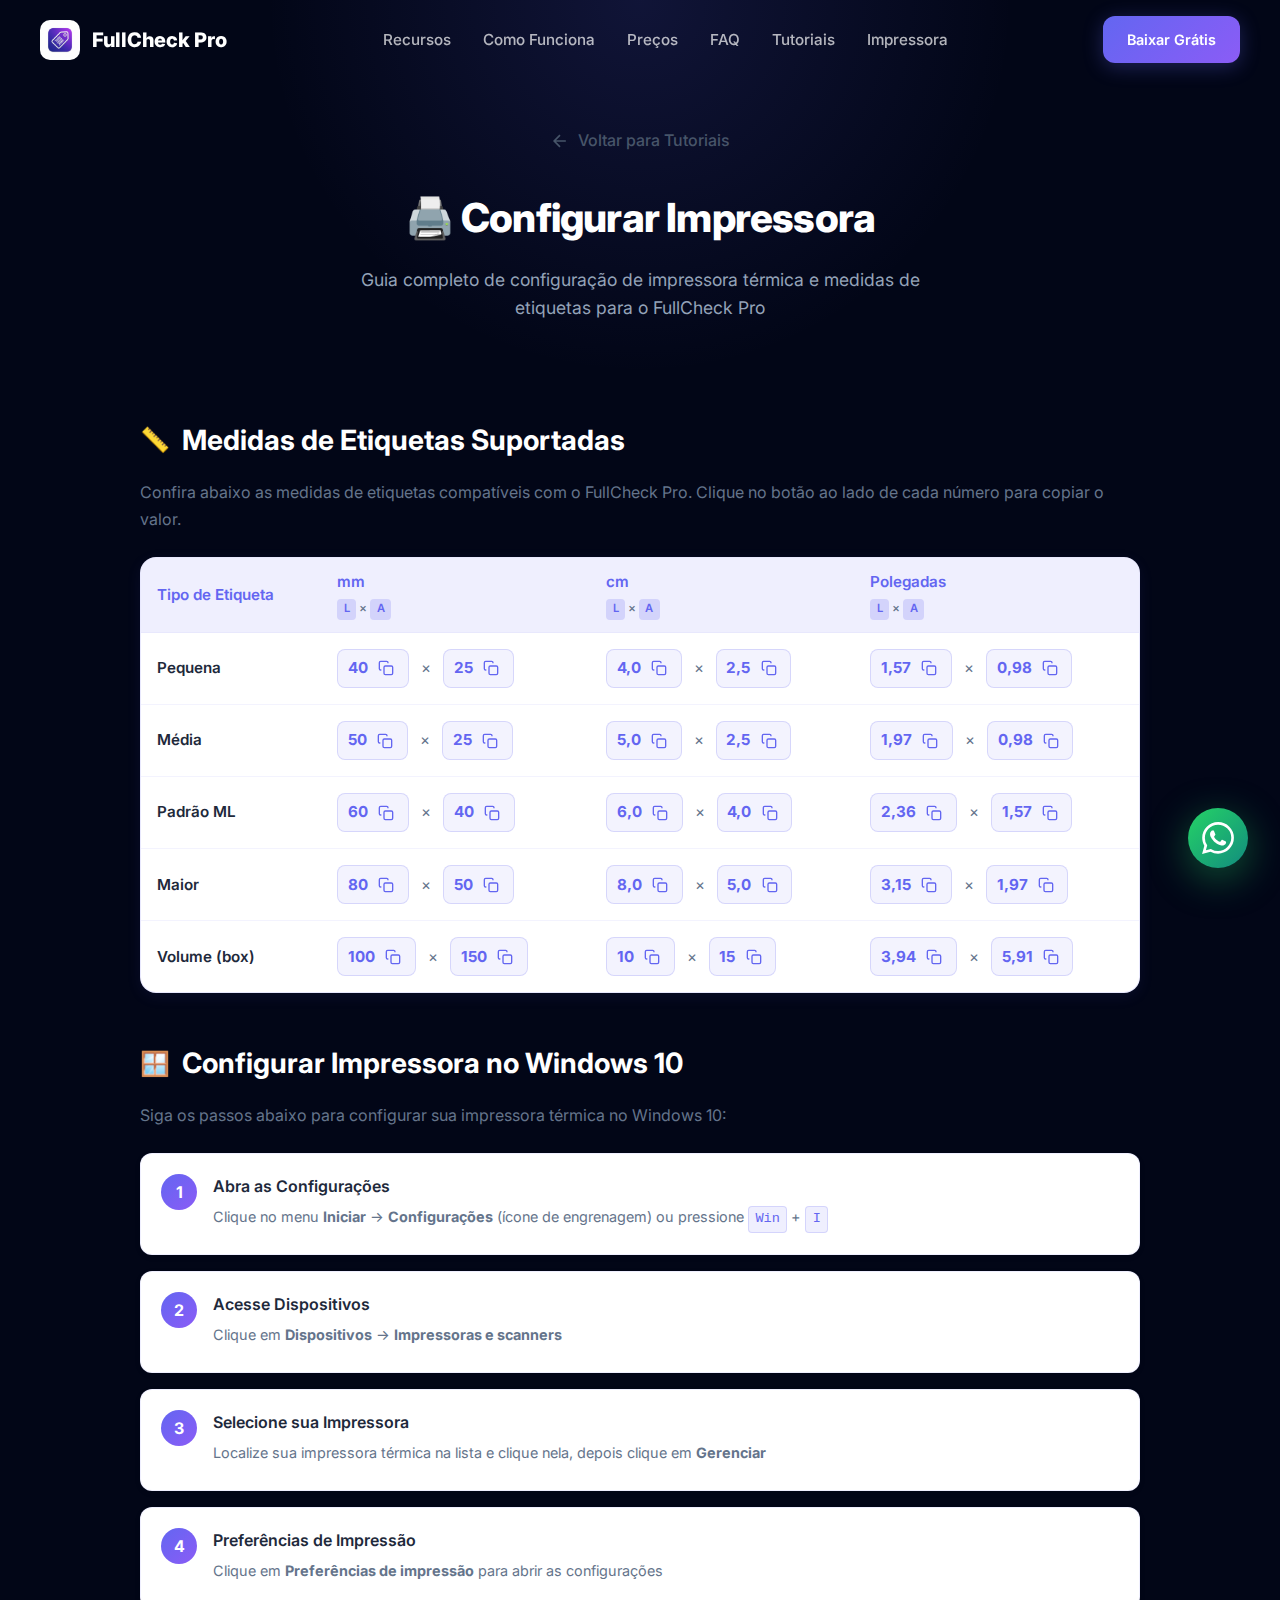
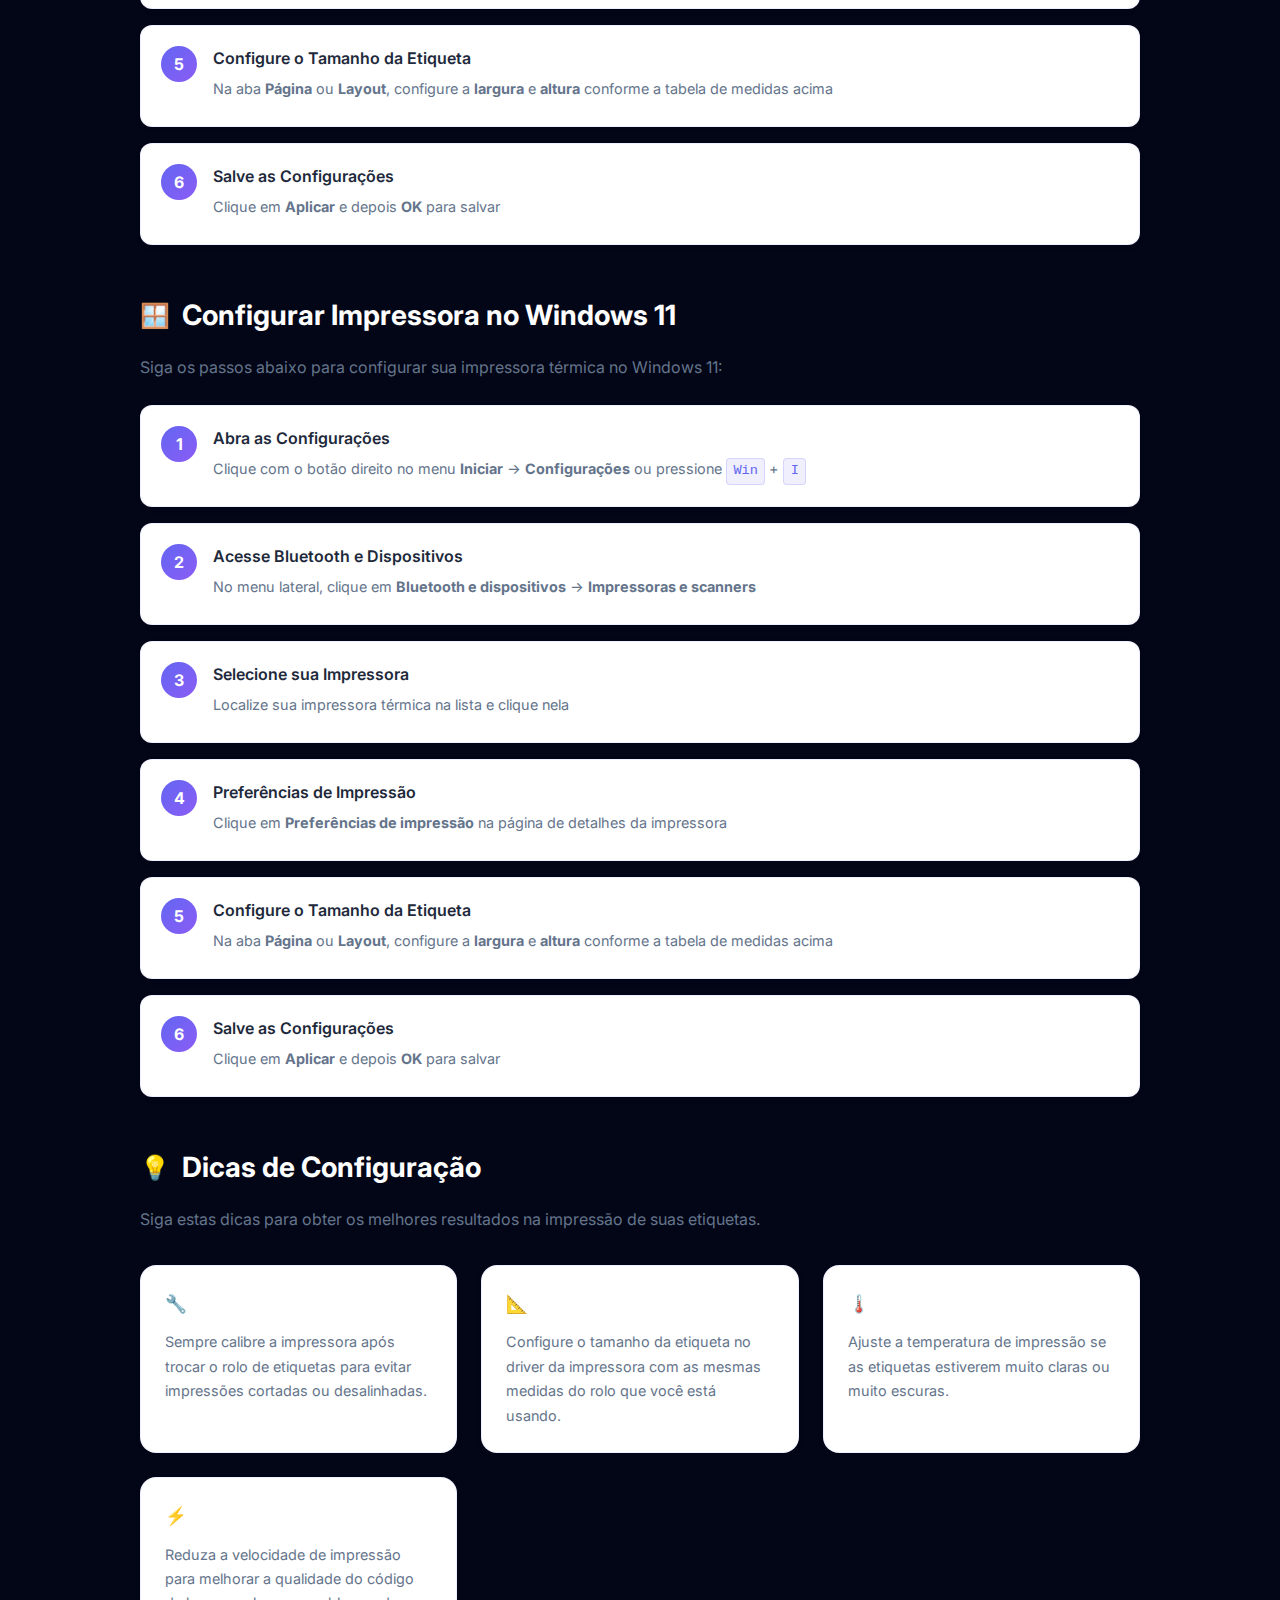
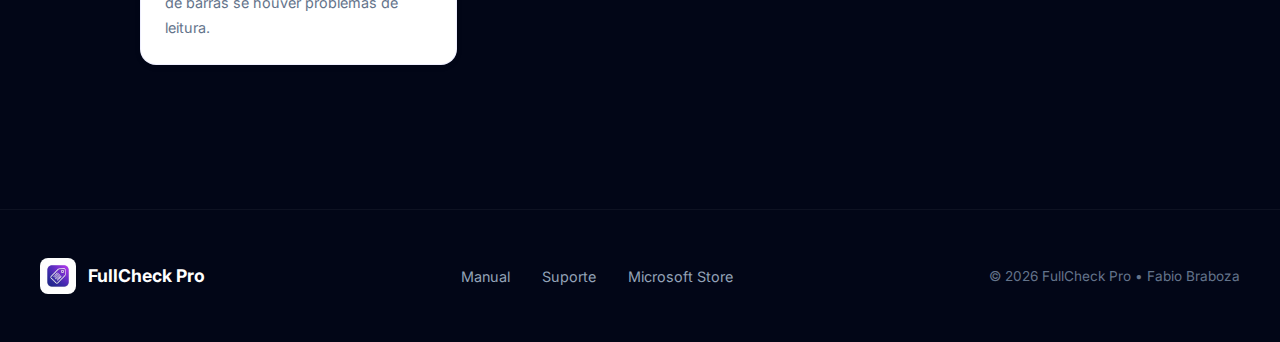
<file: printer-setup.html>
<!DOCTYPE html>
<html lang="pt-BR">

<head>
    <meta charset="UTF-8">
    <!-- Google tag (gtag.js) -->
    <script async src="https://www.googletagmanager.com/gtag/js?id=G-HC3WV7CR29"></script>
    <script>
        window.dataLayer = window.dataLayer || [];
        function gtag() { dataLayer.push(arguments); }
        gtag('js', new Date());

        gtag('config', 'AW-17931180308');
        gtag('config', 'G-HC3WV7CR29');
    </script>
    <!-- Event snippet for Contato conversion page -->
    <script>
        function gtag_report_conversion(url) {
            var callback = function () {
                if (typeof (url) != 'undefined') {
                    window.location = url;
                }
            };
            gtag('event', 'conversion', {
                'send_to': 'AW-17931180308/UakjCKlL6v0bEJGyoO2C',
                'event_callback': callback
            });
            return false;
        }
    </script>
    <!-- Event snippet for Baixar Grátis conversion page -->
    <script>
        function gtag_report_conversion_download(url) {
            var callback = function () {
                if (typeof (url) != 'undefined') {
                    window.location = url;
                }
            };
            gtag('event', 'conversion', {
                'send_to': 'AW-17931180308/jyX0CPrxhvQbEJSyoOZC',
                'event_callback': callback
            });
            return false;
        }
    </script>
    <meta name="viewport" content="width=device-width, initial-scale=1.0">
    <title>FullCheck Pro | Configurar Impressora</title>
    <meta name="description"
        content="Guia completo para configurar sua impressora térmica para uso com o FullCheck Pro. Medidas de etiquetas e configurações.">
    <meta name="theme-color" content="#6366F1">
    <link rel="icon" type="image/png" href="../icon.png">
    <link rel="preconnect" href="https://fonts.googleapis.com">
    <link rel="preconnect" href="https://fonts.gstatic.com" crossorigin>
    <link href="https://fonts.googleapis.com/css2?family=Inter:wght@400;500;600;700;800;900&display=swap"
        rel="stylesheet">
    <link rel="stylesheet" href="style.css">
    <style>
        /* Page-specific styles */
        .printer-hero {
            padding: 8rem 2rem 4rem;
            text-align: center;
            background: radial-gradient(circle at 50% 0%, rgba(99, 102, 241, 0.15) 0%, transparent 50%);
        }

        .back-to-home {
            display: inline-flex;
            align-items: center;
            gap: 0.5rem;
            color: var(--text-medium, #475569);
            text-decoration: none;
            font-weight: 500;
            margin-bottom: 2rem;
            transition: color 0.2s;
        }

        .back-to-home:hover {
            color: var(--primary);
        }

        .back-to-home svg {
            width: 20px;
            height: 20px;
        }

        .printer-content {
            padding: 2rem 2rem 6rem;
        }

        .printer-section {
            max-width: 1000px;
            margin: 0 auto 3rem;
        }

        .printer-section h2 {
            font-size: 1.75rem;
            font-weight: 700;
            margin-bottom: 1rem;
            display: flex;
            align-items: center;
            gap: 0.75rem;
        }

        .printer-section h2 .emoji {
            font-size: 1.5rem;
        }

        .printer-section p {
            color: var(--text-light, #64748B);
            margin-bottom: 1.5rem;
            line-height: 1.7;
        }

        /* Label sizes table */
        .label-table-container {
            overflow-x: auto;
            border-radius: 16px;
            border: 1px solid rgba(99, 102, 241, 0.15);
            background: white;
            box-shadow: 0 4px 15px rgba(99, 102, 241, 0.08);
        }

        .label-table {
            width: 100%;
            border-collapse: collapse;
            font-size: 0.95rem;
        }

        .label-table th {
            background: rgba(99, 102, 241, 0.1);
            color: var(--primary);
            font-weight: 600;
            padding: 0.75rem 1rem;
            text-align: left;
            border-bottom: 1px solid rgba(99, 102, 241, 0.15);
        }

        .th-subtitle {
            font-size: 0.75rem;
            font-weight: 500;
            color: var(--text-light, #64748B);
            margin-top: 0.25rem;
        }

        .dim-label {
            display: inline-block;
            background: rgba(99, 102, 241, 0.2);
            color: var(--primary);
            padding: 0.1rem 0.4rem;
            border-radius: 4px;
            font-weight: 600;
            font-size: 0.7rem;
        }

        .label-table td {
            padding: 1rem;
            border-bottom: 1px solid rgba(99, 102, 241, 0.08);
            color: var(--text-dark, #1E293B);
        }

        .label-table tr:last-child td {
            border-bottom: none;
        }

        .label-table tr:hover td {
            background: rgba(99, 102, 241, 0.08);
        }

        .label-type {
            font-weight: 600;
            color: var(--text-dark, #1E293B);
        }

        /* Dimension pair with copy buttons */
        .dimension-pair {
            display: inline-flex;
            align-items: center;
            gap: 0.5rem;
        }

        .copy-value {
            display: inline-flex;
            align-items: center;
            gap: 0.4rem;
            background: rgba(99, 102, 241, 0.08);
            border: 1px solid rgba(99, 102, 241, 0.2);
            padding: 0.4rem 0.6rem;
            border-radius: 8px;
            font-family: 'Inter', sans-serif;
            font-size: 0.95rem;
            font-weight: 700;
            color: var(--primary);
        }

        .dimension-x {
            color: var(--text-light, #64748B);
            font-weight: 400;
            margin: 0 0.25rem;
        }

        .copy-btn {
            display: inline-flex;
            align-items: center;
            justify-content: center;
            width: 24px;
            height: 24px;
            background: transparent;
            border: none;
            border-radius: 4px;
            cursor: pointer;
            transition: all 0.2s;
            flex-shrink: 0;
            padding: 0;
        }

        .copy-btn:hover {
            background: rgba(99, 102, 241, 0.2);
        }

        .copy-btn svg {
            width: 16px;
            height: 16px;
            stroke: var(--primary);
            fill: none;
        }

        .copy-btn:hover svg {
            stroke: var(--primary-light);
        }

        .copy-btn.copied svg {
            stroke: var(--success);
        }

        /* Steps list for Windows configuration */
        .steps-list {
            display: flex;
            flex-direction: column;
            gap: 1rem;
        }

        .step-item {
            display: flex;
            gap: 1rem;
            align-items: flex-start;
            background: white;
            border: 1px solid rgba(99, 102, 241, 0.1);
            border-radius: 12px;
            padding: 1.25rem;
            transition: all 0.3s;
            box-shadow: 0 2px 10px rgba(0, 0, 0, 0.03);
        }

        .step-item:hover {
            border-color: rgba(99, 102, 241, 0.3);
            background: rgba(99, 102, 241, 0.03);
            box-shadow: 0 5px 20px rgba(99, 102, 241, 0.1);
        }

        .step-item .step-number {
            width: 36px;
            height: 36px;
            min-width: 36px;
            background: var(--gradient-primary);
            border-radius: 50%;
            display: flex;
            align-items: center;
            justify-content: center;
            font-weight: 700;
            font-size: 1rem;
            color: white;
        }

        .step-content {
            flex: 1;
        }

        .step-content h4 {
            font-size: 1rem;
            font-weight: 600;
            margin-bottom: 0.35rem;
            color: var(--text-dark, #1E293B);
        }

        .step-content p {
            color: var(--text-light, #64748B);
            font-size: 0.9rem;
            margin: 0;
            line-height: 1.5;
        }

        kbd {
            display: inline-block;
            background: rgba(99, 102, 241, 0.1);
            border: 1px solid rgba(99, 102, 241, 0.2);
            border-radius: 4px;
            padding: 0.15rem 0.4rem;
            font-family: 'Consolas', 'Monaco', monospace;
            font-size: 0.85rem;
            color: var(--primary);
        }

        /* Tips section */
        .tips-grid {
            display: grid;
            grid-template-columns: repeat(auto-fit, minmax(280px, 1fr));
            gap: 1.5rem;
            margin-top: 2rem;
        }

        .tip-card {
            background: white;
            border: 1px solid rgba(99, 102, 241, 0.1);
            border-radius: 16px;
            padding: 1.5rem;
            transition: all 0.3s;
            box-shadow: 0 2px 10px rgba(0, 0, 0, 0.03);
        }

        .tip-card:hover {
            border-color: rgba(99, 102, 241, 0.3);
            transform: translateY(-3px);
            box-shadow: 0 10px 30px rgba(99, 102, 241, 0.1);
        }

        .tip-card h3 {
            font-size: 1.1rem;
            font-weight: 600;
            margin-bottom: 0.75rem;
            display: flex;
            align-items: center;
            gap: 0.5rem;
        }

        .tip-card p {
            color: var(--text-light, #64748B);
            font-size: 0.9rem;
            margin: 0;
        }

        /* Toast notification */
        .toast {
            position: fixed;
            bottom: 100px;
            left: 50%;
            transform: translateX(-50%) translateY(100px);
            background: var(--success);
            color: white;
            padding: 0.75rem 1.5rem;
            border-radius: 12px;
            font-weight: 600;
            box-shadow: 0 10px 40px rgba(16, 185, 129, 0.4);
            opacity: 0;
            transition: all 0.3s ease;
            z-index: 1000;
        }

        .toast.show {
            transform: translateX(-50%) translateY(0);
            opacity: 1;
        }

        /* Responsive */
        @media (max-width: 768px) {

            .label-table th,
            .label-table td {
                padding: 0.75rem 0.5rem;
                font-size: 0.85rem;
            }

            .copy-value {
                padding: 0.3rem 0.4rem;
                font-size: 0.85rem;
            }

            .copy-btn {
                width: 20px;
                height: 20px;
            }

            .copy-btn svg {
                width: 14px;
                height: 14px;
            }
        }
    </style>
</head>

<body>
    <!-- Navigation -->
    <nav class="navbar" id="navbar">
        <div class="nav-container">
            <a href="index.html" class="nav-logo">
                <img src="../icon.png" alt="FullCheck Pro">
                <span>FullCheck Pro</span>
            </a>
            <ul class="nav-links">
                <li><a href="index.html#features">Recursos</a></li>
                <li><a href="index.html#how-it-works">Como Funciona</a></li>
                <li><a href="index.html#pricing">Preços</a></li>
                <li><a href="index.html#faq">FAQ</a></li>
                <li><a href="tutorials.html">Tutoriais</a></li>
                <li><a href="printer-setup.html">Impressora</a></li>
            </ul>
            <a href="https://apps.microsoft.com/detail/9ND78SMZ01WL?hl=pt-br&gl=BR" target="_blank" class="nav-cta"
                onclick="gtag_report_conversion_download(this.href);">Baixar Grátis</a>
            <button class="mobile-menu-btn" onclick="toggleMobileMenu()">☰</button>
        </div>
    </nav>

    <!-- Hero Section -->
    <section class="printer-hero">
        <div class="section-container">
            <a href="tutorials.html" class="back-to-home">
                <svg viewBox="0 0 24 24" fill="none" stroke="currentColor" stroke-width="2">
                    <path d="M19 12H5M12 19l-7-7 7-7" />
                </svg>
                Voltar para Tutoriais
            </a>
            <h1 class="section-title">🖨️ Configurar Impressora</h1>
            <p class="section-subtitle">Guia completo de configuração de impressora térmica e medidas de etiquetas para
                o FullCheck Pro</p>
        </div>
    </section>

    <!-- Content -->
    <section class="printer-content">
        <div class="printer-section">
            <h2><span class="emoji">📏</span> Medidas de Etiquetas Suportadas</h2>
            <p>Confira abaixo as medidas de etiquetas compatíveis com o FullCheck Pro. Clique no botão ao lado de cada
                número para copiar o valor.</p>

            <div class="label-table-container">
                <table class="label-table">
                    <thead>
                        <tr>
                            <th>Tipo de Etiqueta</th>
                            <th>mm<div class="th-subtitle"><span class="dim-label">L</span> × <span
                                        class="dim-label">A</span></div>
                            </th>
                            <th>cm<div class="th-subtitle"><span class="dim-label">L</span> × <span
                                        class="dim-label">A</span></div>
                            </th>
                            <th>Polegadas<div class="th-subtitle"><span class="dim-label">L</span> × <span
                                        class="dim-label">A</span></div>
                            </th>
                        </tr>
                    </thead>
                    <tbody>
                        <!-- Pequena -->
                        <tr>
                            <td class="label-type">Pequena</td>
                            <td>
                                <span class="dimension-pair">
                                    <span class="copy-value">40<button class="copy-btn"
                                            onclick="copyToClipboard('40', this)" title="Copiar"><svg
                                                viewBox="0 0 24 24" stroke-width="2">
                                                <rect x="9" y="9" width="13" height="13" rx="2" ry="2"></rect>
                                                <path d="M5 15H4a2 2 0 0 1-2-2V4a2 2 0 0 1 2-2h9a2 2 0 0 1 2 2v1">
                                                </path>
                                            </svg></button></span>
                                    <span class="dimension-x">×</span>
                                    <span class="copy-value">25<button class="copy-btn"
                                            onclick="copyToClipboard('25', this)" title="Copiar"><svg
                                                viewBox="0 0 24 24" stroke-width="2">
                                                <rect x="9" y="9" width="13" height="13" rx="2" ry="2"></rect>
                                                <path d="M5 15H4a2 2 0 0 1-2-2V4a2 2 0 0 1 2-2h9a2 2 0 0 1 2 2v1">
                                                </path>
                                            </svg></button></span>
                                </span>
                            </td>
                            <td>
                                <span class="dimension-pair">
                                    <span class="copy-value">4,0<button class="copy-btn"
                                            onclick="copyToClipboard('4.0', this)" title="Copiar"><svg
                                                viewBox="0 0 24 24" stroke-width="2">
                                                <rect x="9" y="9" width="13" height="13" rx="2" ry="2"></rect>
                                                <path d="M5 15H4a2 2 0 0 1-2-2V4a2 2 0 0 1 2-2h9a2 2 0 0 1 2 2v1">
                                                </path>
                                            </svg></button></span>
                                    <span class="dimension-x">×</span>
                                    <span class="copy-value">2,5<button class="copy-btn"
                                            onclick="copyToClipboard('2.5', this)" title="Copiar"><svg
                                                viewBox="0 0 24 24" stroke-width="2">
                                                <rect x="9" y="9" width="13" height="13" rx="2" ry="2"></rect>
                                                <path d="M5 15H4a2 2 0 0 1-2-2V4a2 2 0 0 1 2-2h9a2 2 0 0 1 2 2v1">
                                                </path>
                                            </svg></button></span>
                                </span>
                            </td>
                            <td>
                                <span class="dimension-pair">
                                    <span class="copy-value">1,57<button class="copy-btn"
                                            onclick="copyToClipboard('1.57', this)" title="Copiar"><svg
                                                viewBox="0 0 24 24" stroke-width="2">
                                                <rect x="9" y="9" width="13" height="13" rx="2" ry="2"></rect>
                                                <path d="M5 15H4a2 2 0 0 1-2-2V4a2 2 0 0 1 2-2h9a2 2 0 0 1 2 2v1">
                                                </path>
                                            </svg></button></span>
                                    <span class="dimension-x">×</span>
                                    <span class="copy-value">0,98<button class="copy-btn"
                                            onclick="copyToClipboard('0.98', this)" title="Copiar"><svg
                                                viewBox="0 0 24 24" stroke-width="2">
                                                <rect x="9" y="9" width="13" height="13" rx="2" ry="2"></rect>
                                                <path d="M5 15H4a2 2 0 0 1-2-2V4a2 2 0 0 1 2-2h9a2 2 0 0 1 2 2v1">
                                                </path>
                                            </svg></button></span>
                                </span>
                            </td>
                        </tr>
                        <!-- Média -->
                        <tr>
                            <td class="label-type">Média</td>
                            <td>
                                <span class="dimension-pair">
                                    <span class="copy-value">50<button class="copy-btn"
                                            onclick="copyToClipboard('50', this)" title="Copiar"><svg
                                                viewBox="0 0 24 24" stroke-width="2">
                                                <rect x="9" y="9" width="13" height="13" rx="2" ry="2"></rect>
                                                <path d="M5 15H4a2 2 0 0 1-2-2V4a2 2 0 0 1 2-2h9a2 2 0 0 1 2 2v1">
                                                </path>
                                            </svg></button></span>
                                    <span class="dimension-x">×</span>
                                    <span class="copy-value">25<button class="copy-btn"
                                            onclick="copyToClipboard('25', this)" title="Copiar"><svg
                                                viewBox="0 0 24 24" stroke-width="2">
                                                <rect x="9" y="9" width="13" height="13" rx="2" ry="2"></rect>
                                                <path d="M5 15H4a2 2 0 0 1-2-2V4a2 2 0 0 1 2-2h9a2 2 0 0 1 2 2v1">
                                                </path>
                                            </svg></button></span>
                                </span>
                            </td>
                            <td>
                                <span class="dimension-pair">
                                    <span class="copy-value">5,0<button class="copy-btn"
                                            onclick="copyToClipboard('5.0', this)" title="Copiar"><svg
                                                viewBox="0 0 24 24" stroke-width="2">
                                                <rect x="9" y="9" width="13" height="13" rx="2" ry="2"></rect>
                                                <path d="M5 15H4a2 2 0 0 1-2-2V4a2 2 0 0 1 2-2h9a2 2 0 0 1 2 2v1">
                                                </path>
                                            </svg></button></span>
                                    <span class="dimension-x">×</span>
                                    <span class="copy-value">2,5<button class="copy-btn"
                                            onclick="copyToClipboard('2.5', this)" title="Copiar"><svg
                                                viewBox="0 0 24 24" stroke-width="2">
                                                <rect x="9" y="9" width="13" height="13" rx="2" ry="2"></rect>
                                                <path d="M5 15H4a2 2 0 0 1-2-2V4a2 2 0 0 1 2-2h9a2 2 0 0 1 2 2v1">
                                                </path>
                                            </svg></button></span>
                                </span>
                            </td>
                            <td>
                                <span class="dimension-pair">
                                    <span class="copy-value">1,97<button class="copy-btn"
                                            onclick="copyToClipboard('1.97', this)" title="Copiar"><svg
                                                viewBox="0 0 24 24" stroke-width="2">
                                                <rect x="9" y="9" width="13" height="13" rx="2" ry="2"></rect>
                                                <path d="M5 15H4a2 2 0 0 1-2-2V4a2 2 0 0 1 2-2h9a2 2 0 0 1 2 2v1">
                                                </path>
                                            </svg></button></span>
                                    <span class="dimension-x">×</span>
                                    <span class="copy-value">0,98<button class="copy-btn"
                                            onclick="copyToClipboard('0.98', this)" title="Copiar"><svg
                                                viewBox="0 0 24 24" stroke-width="2">
                                                <rect x="9" y="9" width="13" height="13" rx="2" ry="2"></rect>
                                                <path d="M5 15H4a2 2 0 0 1-2-2V4a2 2 0 0 1 2-2h9a2 2 0 0 1 2 2v1">
                                                </path>
                                            </svg></button></span>
                                </span>
                            </td>
                        </tr>
                        <!-- Padrão ML -->
                        <tr>
                            <td class="label-type">Padrão ML</td>
                            <td>
                                <span class="dimension-pair">
                                    <span class="copy-value">60<button class="copy-btn"
                                            onclick="copyToClipboard('60', this)" title="Copiar"><svg
                                                viewBox="0 0 24 24" stroke-width="2">
                                                <rect x="9" y="9" width="13" height="13" rx="2" ry="2"></rect>
                                                <path d="M5 15H4a2 2 0 0 1-2-2V4a2 2 0 0 1 2-2h9a2 2 0 0 1 2 2v1">
                                                </path>
                                            </svg></button></span>
                                    <span class="dimension-x">×</span>
                                    <span class="copy-value">40<button class="copy-btn"
                                            onclick="copyToClipboard('40', this)" title="Copiar"><svg
                                                viewBox="0 0 24 24" stroke-width="2">
                                                <rect x="9" y="9" width="13" height="13" rx="2" ry="2"></rect>
                                                <path d="M5 15H4a2 2 0 0 1-2-2V4a2 2 0 0 1 2-2h9a2 2 0 0 1 2 2v1">
                                                </path>
                                            </svg></button></span>
                                </span>
                            </td>
                            <td>
                                <span class="dimension-pair">
                                    <span class="copy-value">6,0<button class="copy-btn"
                                            onclick="copyToClipboard('6.0', this)" title="Copiar"><svg
                                                viewBox="0 0 24 24" stroke-width="2">
                                                <rect x="9" y="9" width="13" height="13" rx="2" ry="2"></rect>
                                                <path d="M5 15H4a2 2 0 0 1-2-2V4a2 2 0 0 1 2-2h9a2 2 0 0 1 2 2v1">
                                                </path>
                                            </svg></button></span>
                                    <span class="dimension-x">×</span>
                                    <span class="copy-value">4,0<button class="copy-btn"
                                            onclick="copyToClipboard('4.0', this)" title="Copiar"><svg
                                                viewBox="0 0 24 24" stroke-width="2">
                                                <rect x="9" y="9" width="13" height="13" rx="2" ry="2"></rect>
                                                <path d="M5 15H4a2 2 0 0 1-2-2V4a2 2 0 0 1 2-2h9a2 2 0 0 1 2 2v1">
                                                </path>
                                            </svg></button></span>
                                </span>
                            </td>
                            <td>
                                <span class="dimension-pair">
                                    <span class="copy-value">2,36<button class="copy-btn"
                                            onclick="copyToClipboard('2.36', this)" title="Copiar"><svg
                                                viewBox="0 0 24 24" stroke-width="2">
                                                <rect x="9" y="9" width="13" height="13" rx="2" ry="2"></rect>
                                                <path d="M5 15H4a2 2 0 0 1-2-2V4a2 2 0 0 1 2-2h9a2 2 0 0 1 2 2v1">
                                                </path>
                                            </svg></button></span>
                                    <span class="dimension-x">×</span>
                                    <span class="copy-value">1,57<button class="copy-btn"
                                            onclick="copyToClipboard('1.57', this)" title="Copiar"><svg
                                                viewBox="0 0 24 24" stroke-width="2">
                                                <rect x="9" y="9" width="13" height="13" rx="2" ry="2"></rect>
                                                <path d="M5 15H4a2 2 0 0 1-2-2V4a2 2 0 0 1 2-2h9a2 2 0 0 1 2 2v1">
                                                </path>
                                            </svg></button></span>
                                </span>
                            </td>
                        </tr>
                        <!-- Maior -->
                        <tr>
                            <td class="label-type">Maior</td>
                            <td>
                                <span class="dimension-pair">
                                    <span class="copy-value">80<button class="copy-btn"
                                            onclick="copyToClipboard('80', this)" title="Copiar"><svg
                                                viewBox="0 0 24 24" stroke-width="2">
                                                <rect x="9" y="9" width="13" height="13" rx="2" ry="2"></rect>
                                                <path d="M5 15H4a2 2 0 0 1-2-2V4a2 2 0 0 1 2-2h9a2 2 0 0 1 2 2v1">
                                                </path>
                                            </svg></button></span>
                                    <span class="dimension-x">×</span>
                                    <span class="copy-value">50<button class="copy-btn"
                                            onclick="copyToClipboard('50', this)" title="Copiar"><svg
                                                viewBox="0 0 24 24" stroke-width="2">
                                                <rect x="9" y="9" width="13" height="13" rx="2" ry="2"></rect>
                                                <path d="M5 15H4a2 2 0 0 1-2-2V4a2 2 0 0 1 2-2h9a2 2 0 0 1 2 2v1">
                                                </path>
                                            </svg></button></span>
                                </span>
                            </td>
                            <td>
                                <span class="dimension-pair">
                                    <span class="copy-value">8,0<button class="copy-btn"
                                            onclick="copyToClipboard('8.0', this)" title="Copiar"><svg
                                                viewBox="0 0 24 24" stroke-width="2">
                                                <rect x="9" y="9" width="13" height="13" rx="2" ry="2"></rect>
                                                <path d="M5 15H4a2 2 0 0 1-2-2V4a2 2 0 0 1 2-2h9a2 2 0 0 1 2 2v1">
                                                </path>
                                            </svg></button></span>
                                    <span class="dimension-x">×</span>
                                    <span class="copy-value">5,0<button class="copy-btn"
                                            onclick="copyToClipboard('5.0', this)" title="Copiar"><svg
                                                viewBox="0 0 24 24" stroke-width="2">
                                                <rect x="9" y="9" width="13" height="13" rx="2" ry="2"></rect>
                                                <path d="M5 15H4a2 2 0 0 1-2-2V4a2 2 0 0 1 2-2h9a2 2 0 0 1 2 2v1">
                                                </path>
                                            </svg></button></span>
                                </span>
                            </td>
                            <td>
                                <span class="dimension-pair">
                                    <span class="copy-value">3,15<button class="copy-btn"
                                            onclick="copyToClipboard('3.15', this)" title="Copiar"><svg
                                                viewBox="0 0 24 24" stroke-width="2">
                                                <rect x="9" y="9" width="13" height="13" rx="2" ry="2"></rect>
                                                <path d="M5 15H4a2 2 0 0 1-2-2V4a2 2 0 0 1 2-2h9a2 2 0 0 1 2 2v1">
                                                </path>
                                            </svg></button></span>
                                    <span class="dimension-x">×</span>
                                    <span class="copy-value">1,97<button class="copy-btn"
                                            onclick="copyToClipboard('1.97', this)" title="Copiar"><svg
                                                viewBox="0 0 24 24" stroke-width="2">
                                                <rect x="9" y="9" width="13" height="13" rx="2" ry="2"></rect>
                                                <path d="M5 15H4a2 2 0 0 1-2-2V4a2 2 0 0 1 2-2h9a2 2 0 0 1 2 2v1">
                                                </path>
                                            </svg></button></span>
                                </span>
                            </td>
                        </tr>
                        <!-- Volume (box) -->
                        <tr>
                            <td class="label-type">Volume (box)</td>
                            <td>
                                <span class="dimension-pair">
                                    <span class="copy-value">100<button class="copy-btn"
                                            onclick="copyToClipboard('100', this)" title="Copiar"><svg
                                                viewBox="0 0 24 24" stroke-width="2">
                                                <rect x="9" y="9" width="13" height="13" rx="2" ry="2"></rect>
                                                <path d="M5 15H4a2 2 0 0 1-2-2V4a2 2 0 0 1 2-2h9a2 2 0 0 1 2 2v1">
                                                </path>
                                            </svg></button></span>
                                    <span class="dimension-x">×</span>
                                    <span class="copy-value">150<button class="copy-btn"
                                            onclick="copyToClipboard('150', this)" title="Copiar"><svg
                                                viewBox="0 0 24 24" stroke-width="2">
                                                <rect x="9" y="9" width="13" height="13" rx="2" ry="2"></rect>
                                                <path d="M5 15H4a2 2 0 0 1-2-2V4a2 2 0 0 1 2-2h9a2 2 0 0 1 2 2v1">
                                                </path>
                                            </svg></button></span>
                                </span>
                            </td>
                            <td>
                                <span class="dimension-pair">
                                    <span class="copy-value">10<button class="copy-btn"
                                            onclick="copyToClipboard('10', this)" title="Copiar"><svg
                                                viewBox="0 0 24 24" stroke-width="2">
                                                <rect x="9" y="9" width="13" height="13" rx="2" ry="2"></rect>
                                                <path d="M5 15H4a2 2 0 0 1-2-2V4a2 2 0 0 1 2-2h9a2 2 0 0 1 2 2v1">
                                                </path>
                                            </svg></button></span>
                                    <span class="dimension-x">×</span>
                                    <span class="copy-value">15<button class="copy-btn"
                                            onclick="copyToClipboard('15', this)" title="Copiar"><svg
                                                viewBox="0 0 24 24" stroke-width="2">
                                                <rect x="9" y="9" width="13" height="13" rx="2" ry="2"></rect>
                                                <path d="M5 15H4a2 2 0 0 1-2-2V4a2 2 0 0 1 2-2h9a2 2 0 0 1 2 2v1">
                                                </path>
                                            </svg></button></span>
                                </span>
                            </td>
                            <td>
                                <span class="dimension-pair">
                                    <span class="copy-value">3,94<button class="copy-btn"
                                            onclick="copyToClipboard('3.94', this)" title="Copiar"><svg
                                                viewBox="0 0 24 24" stroke-width="2">
                                                <rect x="9" y="9" width="13" height="13" rx="2" ry="2"></rect>
                                                <path d="M5 15H4a2 2 0 0 1-2-2V4a2 2 0 0 1 2-2h9a2 2 0 0 1 2 2v1">
                                                </path>
                                            </svg></button></span>
                                    <span class="dimension-x">×</span>
                                    <span class="copy-value">5,91<button class="copy-btn"
                                            onclick="copyToClipboard('5.91', this)" title="Copiar"><svg
                                                viewBox="0 0 24 24" stroke-width="2">
                                                <rect x="9" y="9" width="13" height="13" rx="2" ry="2"></rect>
                                                <path d="M5 15H4a2 2 0 0 1-2-2V4a2 2 0 0 1 2-2h9a2 2 0 0 1 2 2v1">
                                                </path>
                                            </svg></button></span>
                                </span>
                            </td>
                        </tr>
                    </tbody>
                </table>
            </div>
        </div>

        <!-- Windows 10 Configuration -->
        <div class="printer-section">
            <h2><span class="emoji">🪟</span> Configurar Impressora no Windows 10</h2>
            <p>Siga os passos abaixo para configurar sua impressora térmica no Windows 10:</p>

            <div class="steps-list">
                <div class="step-item">
                    <div class="step-number">1</div>
                    <div class="step-content">
                        <h4>Abra as Configurações</h4>
                        <p>Clique no menu <strong>Iniciar</strong> → <strong>Configurações</strong> (ícone de
                            engrenagem) ou pressione <kbd>Win</kbd> + <kbd>I</kbd></p>
                    </div>
                </div>
                <div class="step-item">
                    <div class="step-number">2</div>
                    <div class="step-content">
                        <h4>Acesse Dispositivos</h4>
                        <p>Clique em <strong>Dispositivos</strong> → <strong>Impressoras e scanners</strong></p>
                    </div>
                </div>
                <div class="step-item">
                    <div class="step-number">3</div>
                    <div class="step-content">
                        <h4>Selecione sua Impressora</h4>
                        <p>Localize sua impressora térmica na lista e clique nela, depois clique em
                            <strong>Gerenciar</strong>
                        </p>
                    </div>
                </div>
                <div class="step-item">
                    <div class="step-number">4</div>
                    <div class="step-content">
                        <h4>Preferências de Impressão</h4>
                        <p>Clique em <strong>Preferências de impressão</strong> para abrir as configurações</p>
                    </div>
                </div>
                <div class="step-item">
                    <div class="step-number">5</div>
                    <div class="step-content">
                        <h4>Configure o Tamanho da Etiqueta</h4>
                        <p>Na aba <strong>Página</strong> ou <strong>Layout</strong>, configure a
                            <strong>largura</strong> e <strong>altura</strong> conforme a tabela de medidas acima
                        </p>
                    </div>
                </div>
                <div class="step-item">
                    <div class="step-number">6</div>
                    <div class="step-content">
                        <h4>Salve as Configurações</h4>
                        <p>Clique em <strong>Aplicar</strong> e depois <strong>OK</strong> para salvar</p>
                    </div>
                </div>
            </div>
        </div>

        <!-- Windows 11 Configuration -->
        <div class="printer-section">
            <h2><span class="emoji">🪟</span> Configurar Impressora no Windows 11</h2>
            <p>Siga os passos abaixo para configurar sua impressora térmica no Windows 11:</p>

            <div class="steps-list">
                <div class="step-item">
                    <div class="step-number">1</div>
                    <div class="step-content">
                        <h4>Abra as Configurações</h4>
                        <p>Clique com o botão direito no menu <strong>Iniciar</strong> → <strong>Configurações</strong>
                            ou pressione <kbd>Win</kbd> + <kbd>I</kbd></p>
                    </div>
                </div>
                <div class="step-item">
                    <div class="step-number">2</div>
                    <div class="step-content">
                        <h4>Acesse Bluetooth e Dispositivos</h4>
                        <p>No menu lateral, clique em <strong>Bluetooth e dispositivos</strong> → <strong>Impressoras e
                                scanners</strong></p>
                    </div>
                </div>
                <div class="step-item">
                    <div class="step-number">3</div>
                    <div class="step-content">
                        <h4>Selecione sua Impressora</h4>
                        <p>Localize sua impressora térmica na lista e clique nela</p>
                    </div>
                </div>
                <div class="step-item">
                    <div class="step-number">4</div>
                    <div class="step-content">
                        <h4>Preferências de Impressão</h4>
                        <p>Clique em <strong>Preferências de impressão</strong> na página de detalhes da impressora</p>
                    </div>
                </div>
                <div class="step-item">
                    <div class="step-number">5</div>
                    <div class="step-content">
                        <h4>Configure o Tamanho da Etiqueta</h4>
                        <p>Na aba <strong>Página</strong> ou <strong>Layout</strong>, configure a
                            <strong>largura</strong> e <strong>altura</strong> conforme a tabela de medidas acima
                        </p>
                    </div>
                </div>
                <div class="step-item">
                    <div class="step-number">6</div>
                    <div class="step-content">
                        <h4>Salve as Configurações</h4>
                        <p>Clique em <strong>Aplicar</strong> e depois <strong>OK</strong> para salvar</p>
                    </div>
                </div>
            </div>
        </div>

        <div class="printer-section">
            <h2><span class="emoji">💡</span> Dicas de Configuração</h2>
            <p>Siga estas dicas para obter os melhores resultados na impressão de suas etiquetas.</p>

            <div class="tips-grid">
                <div class="tip-card">
                    <h3>🔧 Calibração</h3>
                    <p>Sempre calibre a impressora após trocar o rolo de etiquetas para evitar impressões cortadas ou
                        desalinhadas.</p>
                </div>
                <div class="tip-card">
                    <h3>📐 Tamanho Correto</h3>
                    <p>Configure o tamanho da etiqueta no driver da impressora com as mesmas medidas do rolo que você
                        está usando.</p>
                </div>
                <div class="tip-card">
                    <h3>🌡️ Temperatura</h3>
                    <p>Ajuste a temperatura de impressão se as etiquetas estiverem muito claras ou muito escuras.</p>
                </div>
                <div class="tip-card">
                    <h3>⚡ Velocidade</h3>
                    <p>Reduza a velocidade de impressão para melhorar a qualidade do código de barras se houver
                        problemas de leitura.</p>
                </div>
            </div>
        </div>
    </section>

    <!-- Footer -->
    <footer class="footer">
        <div class="footer-container">
            <div class="footer-logo">
                <img src="../icon.png" alt="FullCheck Pro">
                <span>FullCheck Pro</span>
            </div>
            <div class="footer-links">
                <a href="manual.html">Manual</a>
                <a href="https://wa.me/5541936181098?text=Olá! Preciso de ajuda com o FullCheck Pro" target="_blank"
                    onclick="gtag_report_conversion(this.href);">Suporte</a>
                <a href="https://apps.microsoft.com/detail/9ND78SMZ01WL?hl=pt-br&gl=BR" target="_blank"
                    onclick="gtag_report_conversion_download(this.href);">Microsoft
                    Store</a>
            </div>
            <p class="footer-copyright">© 2026 FullCheck Pro • Fabio Braboza</p>
        </div>
    </footer>

    <!-- WhatsApp Float Button -->
    <div class="whatsapp-float">
        <a href="https://wa.me/5541936181098?text=Olá! Preciso de ajuda com o FullCheck Pro" target="_blank"
            title="Fale conosco no WhatsApp" onclick="gtag_report_conversion(this.href);">
            <svg viewBox="0 0 24 24">
                <path
                    d="M17.472 14.382c-.297-.149-1.758-.867-2.03-.967-.273-.099-.471-.148-.67.15-.197.297-.767.966-.94 1.164-.173.199-.347.223-.644.075-.297-.15-1.255-.463-2.39-1.475-.883-.788-1.48-1.761-1.653-2.059-.173-.297-.018-.458.13-.606.134-.133.298-.347.446-.52.149-.174.198-.298.298-.497.099-.198.05-.371-.025-.52-.075-.149-.669-1.612-.916-2.207-.242-.579-.487-.5-.669-.51-.173-.008-.371-.01-.57-.01-.198 0-.52.074-.792.372-.272.297-1.04 1.016-1.04 2.479 0 1.462 1.065 2.875 1.213 3.074.149.198 2.096 3.2 5.077 4.487.709.306 1.262.489 1.694.625.712.227 1.36.195 1.871.118.571-.085 1.758-.719 2.006-1.413.248-.694.248-1.289.173-1.413-.074-.124-.272-.198-.57-.347m-5.421 7.403h-.004a9.87 9.87 0 01-5.031-1.378l-.361-.214-3.741.982.998-3.648-.235-.374a9.86 9.86 0 01-1.51-5.26c.001-5.45 4.436-9.884 9.888-9.884 2.64 0 5.122 1.03 6.988 2.898a9.825 9.825 0 012.893 6.994c-.003 5.45-4.437 9.884-9.885 9.884m8.413-18.297A11.815 11.815 0 0012.05 0C5.495 0 .16 5.335.157 11.892c0 2.096.547 4.142 1.588 5.945L.057 24l6.305-1.654a11.882 11.882 0 005.683 1.448h.005c6.554 0 11.89-5.335 11.893-11.893a11.821 11.821 0 00-3.48-8.413Z" />
            </svg>
        </a>
    </div>

    <!-- Toast notification -->
    <div class="toast" id="toast">✓ Copiado!</div>

    <script>
        // Copy to clipboard function
        function copyToClipboard(text, button) {
            navigator.clipboard.writeText(text).then(() => {
                // Show success state on button
                button.classList.add('copied');
                button.innerHTML = `
                    <svg viewBox="0 0 24 24" stroke-width="2">
                        <polyline points="20 6 9 17 4 12"></polyline>
                    </svg>
                `;

                // Show toast
                const toast = document.getElementById('toast');
                toast.classList.add('show');

                // Reset after 1.5 seconds
                setTimeout(() => {
                    button.classList.remove('copied');
                    button.innerHTML = `
                        <svg viewBox="0 0 24 24" stroke-width="2">
                            <rect x="9" y="9" width="13" height="13" rx="2" ry="2"></rect>
                            <path d="M5 15H4a2 2 0 0 1-2-2V4a2 2 0 0 1 2-2h9a2 2 0 0 1 2 2v1"></path>
                        </svg>
                    `;
                    toast.classList.remove('show');
                }, 1500);
            }).catch(err => {
                console.error('Falha ao copiar:', err);
            });
        }

        // Navbar scroll effect
        window.addEventListener('scroll', function () {
            const navbar = document.getElementById('navbar');
            if (window.scrollY > 50) {
                navbar.classList.add('scrolled');
            } else {
                navbar.classList.remove('scrolled');
            }
        });

        // Mobile menu toggle
        function toggleMobileMenu() {
            alert('Menu mobile - pode ser expandido conforme necessário');
        }
    </script>
</body>

</html>
</file>
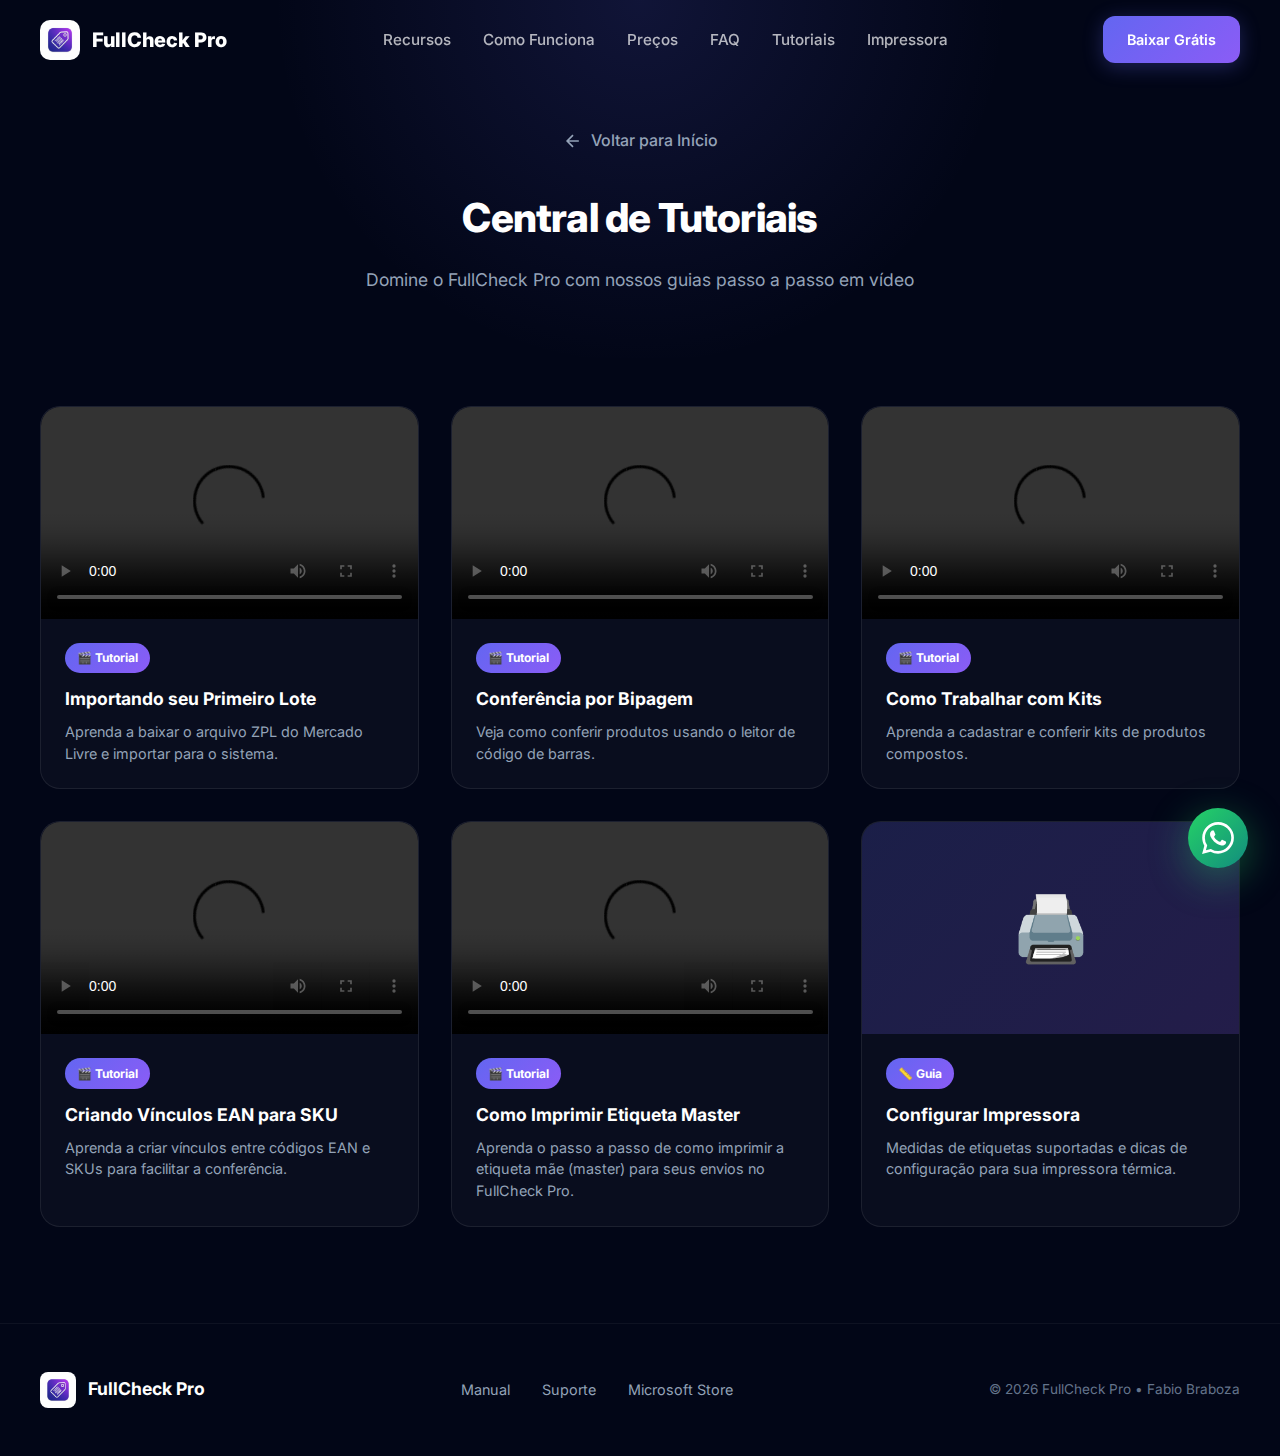
<file: tutorials.html>
<!DOCTYPE html>
<html lang="pt-BR">

<head>
    <meta charset="UTF-8">
    <!-- Google tag (gtag.js) -->
    <script async src="https://www.googletagmanager.com/gtag/js?id=G-HC3WV7CR29"></script>
    <script>
        window.dataLayer = window.dataLayer || [];
        function gtag() { dataLayer.push(arguments); }
        gtag('js', new Date());

        gtag('config', 'AW-17931180308');
        gtag('config', 'G-HC3WV7CR29');
    </script>
    <!-- Event snippet for Contato conversion page -->
    <script>
        function gtag_report_conversion(url) {
            var callback = function () {
                if (typeof (url) != 'undefined') {
                    window.location = url;
                }
            };
            gtag('event', 'conversion', {
                'send_to': 'AW-17931180308/UakjCKlL6v0bEJGyoO2C',
                'event_callback': callback
            });
            return false;
        }
    </script>
    <!-- Event snippet for Baixar Grátis conversion page -->
    <script>
        function gtag_report_conversion_download(url) {
            var callback = function () {
                if (typeof (url) != 'undefined') {
                    window.location = url;
                }
            };
            gtag('event', 'conversion', {
                'send_to': 'AW-17931180308/jyX0CPrxhvQbEJSyoOZC',
                'event_callback': callback
            });
            return false;
        }
    </script>
    <meta name="viewport" content="width=device-width, initial-scale=1.0">
    <title>FullCheck Pro | Tutoriais em Vídeo</title>
    <meta name="description"
        content="Aprenda a usar o FullCheck Pro com nossos tutoriais em vídeo. Conferência, impressão de etiquetas e muito mais.">
    <meta name="theme-color" content="#6366F1">
    <link rel="icon" type="image/png" href="../icon.png">
    <link rel="preconnect" href="https://fonts.googleapis.com">
    <link rel="preconnect" href="https://fonts.gstatic.com" crossorigin>
    <link href="https://fonts.googleapis.com/css2?family=Inter:wght@400;500;600;700;800;900&display=swap"
        rel="stylesheet">
    <link rel="stylesheet" href="style.css">
    <style>
        /* Adjustments for Tutorials Page */
        .tutorial-hero {
            padding: 8rem 2rem 4rem;
            text-align: center;
            background: radial-gradient(circle at 50% 0%, rgba(99, 102, 241, 0.15) 0%, transparent 50%);
        }

        .back-to-home {
            display: inline-flex;
            align-items: center;
            gap: 0.5rem;
            color: var(--gray-400);
            text-decoration: none;
            font-weight: 500;
            margin-bottom: 2rem;
            transition: color 0.2s;
        }

        .back-to-home:hover {
            color: white;
        }

        .back-to-home svg {
            width: 20px;
            height: 20px;
        }
    </style>
</head>

<body>
    <!-- Navigation -->
    <nav class="navbar" id="navbar">
        <div class="nav-container">
            <a href="index.html" class="nav-logo">
                <img src="../icon.png" alt="FullCheck Pro">
                <span>FullCheck Pro</span>
            </a>
            <ul class="nav-links">
                <li><a href="index.html#features">Recursos</a></li>
                <li><a href="index.html#how-it-works">Como Funciona</a></li>
                <li><a href="index.html#pricing">Preços</a></li>
                <li><a href="index.html#faq">FAQ</a></li>
                <li><a href="tutorials.html">Tutoriais</a></li>
                <li><a href="printer-setup.html">Impressora</a></li>
            </ul>
            <a href="https://apps.microsoft.com/detail/9ND78SMZ01WL?hl=pt-br&gl=BR" target="_blank" class="nav-cta"
                onclick="gtag_report_conversion_download(this.href);">Baixar Grátis</a>
            <button class="mobile-menu-btn" onclick="toggleMobileMenu()">☰</button>
        </div>
    </nav>

    <!-- Tutorial Hero -->
    <section class="tutorial-hero">
        <div class="section-container">
            <a href="index.html" class="back-to-home">
                <svg viewBox="0 0 24 24" fill="none" stroke="currentColor" stroke-width="2">
                    <path d="M19 12H5M12 19l-7-7 7-7" />
                </svg>
                Voltar para Início
            </a>
            <h1 class="section-title">Central de Tutoriais</h1>
            <p class="section-subtitle">Domine o FullCheck Pro com nossos guias passo a passo em vídeo</p>
        </div>
    </section>

    <!-- Video Tutorials -->
    <section class="tutorials" id="tutorials" style="padding-top: 0; background: none;">
        <div class="section-container">
            <div class="tutorials-grid">
                <div class="tutorial-card">
                    <div class="tutorial-video-wrapper">
                        <video controls preload="metadata">
                            <source
                                src="https://res.cloudinary.com/dzsp5muas/video/upload/v1769714961/V%C3%8DDEO_2_IMPORTANDO_SEU_PRIMEIRO_LOTE_unjcvb.mp4"
                                type="video/mp4">
                        </video>
                    </div>
                    <div class="tutorial-content">
                        <span class="tutorial-badge">🎬 Tutorial</span>
                        <h3 class="tutorial-title">Importando seu Primeiro Lote</h3>
                        <p class="tutorial-description">Aprenda a baixar o arquivo ZPL do Mercado Livre e importar para
                            o sistema.</p>
                    </div>
                </div>
                <div class="tutorial-card">
                    <div class="tutorial-video-wrapper">
                        <video controls preload="metadata">
                            <source
                                src="https://res.cloudinary.com/dzsp5muas/video/upload/v1769725120/CONFER%C3%8ANCIA_POR_BIPAGEM_ypyzic.mp4"
                                type="video/mp4">
                        </video>
                    </div>
                    <div class="tutorial-content">
                        <span class="tutorial-badge">🎬 Tutorial</span>
                        <h3 class="tutorial-title">Conferência por Bipagem</h3>
                        <p class="tutorial-description">Veja como conferir produtos usando o leitor de código de barras.
                        </p>
                    </div>
                </div>
                <div class="tutorial-card">
                    <div class="tutorial-video-wrapper">
                        <video controls preload="metadata">
                            <source
                                src="https://res.cloudinary.com/dzsp5muas/video/upload/v1769725357/Como_trabalhar_com_kit_u10myw.mp4"
                                type="video/mp4">
                        </video>
                    </div>
                    <div class="tutorial-content">
                        <span class="tutorial-badge">🎬 Tutorial</span>
                        <h3 class="tutorial-title">Como Trabalhar com Kits</h3>
                        <p class="tutorial-description">Aprenda a cadastrar e conferir kits de produtos compostos.</p>
                    </div>
                </div>
                <div class="tutorial-card">
                    <div class="tutorial-video-wrapper">
                        <video controls preload="metadata">
                            <source
                                src="https://res.cloudinary.com/dzsp5muas/video/upload/v1769730365/CRIANDO_V%C3%8DNCULOS_EAN_PARA_SKU_nqz2fl.mp4"
                                type="video/mp4">
                        </video>
                    </div>
                    <div class="tutorial-content">
                        <span class="tutorial-badge">🎬 Tutorial</span>
                        <h3 class="tutorial-title">Criando Vínculos EAN para SKU</h3>
                        <p class="tutorial-description">Aprenda a criar vínculos entre códigos EAN e SKUs para facilitar
                            a conferência.</p>
                    </div>
                </div>
                <div class="tutorial-card">
                    <div class="tutorial-video-wrapper">
                        <video controls preload="metadata">
                            <source
                                src="https://res.cloudinary.com/dzsp5muas/video/upload/v1769989217/Como_imprimir_etiqueta_master_no_Fullcheck_Pro_txyd7x.mp4"
                                type="video/mp4">
                        </video>
                    </div>
                    <div class="tutorial-content">
                        <span class="tutorial-badge">🎬 Tutorial</span>
                        <h3 class="tutorial-title">Como Imprimir Etiqueta Master</h3>
                        <p class="tutorial-description">Aprenda o passo a passo de como imprimir a etiqueta mãe (master)
                            para seus envios no FullCheck Pro.</p>
                    </div>
                </div>
                <a href="printer-setup.html" class="tutorial-card" style="text-decoration: none; color: inherit;">
                    <div class="tutorial-video-wrapper"
                        style="display: flex; align-items: center; justify-content: center; aspect-ratio: 16/9; background: linear-gradient(135deg, rgba(99, 102, 241, 0.2) 0%, rgba(139, 92, 246, 0.2) 100%);">
                        <div style="font-size: 4rem;">🖨️</div>
                    </div>
                    <div class="tutorial-content">
                        <span class="tutorial-badge">📏 Guia</span>
                        <h3 class="tutorial-title">Configurar Impressora</h3>
                        <p class="tutorial-description">Medidas de etiquetas suportadas e dicas de configuração para sua
                            impressora térmica.</p>
                    </div>
                </a>
            </div>
        </div>
    </section>

    <!-- Footer -->
    <footer class="footer">
        <div class="footer-container">
            <div class="footer-logo">
                <img src="../icon.png" alt="FullCheck Pro">
                <span>FullCheck Pro</span>
            </div>
            <div class="footer-links">
                <a href="manual.html">Manual</a>
                <a href="https://wa.me/5541936181098?text=Olá! Preciso de ajuda com o FullCheck Pro" target="_blank"
                    onclick="gtag_report_conversion(this.href);">Suporte</a>
                <a href="https://apps.microsoft.com/detail/9ND78SMZ01WL?hl=pt-br&gl=BR" target="_blank"
                    onclick="gtag_report_conversion_download(this.href);">Microsoft
                    Store</a>
            </div>
            <p class="footer-copyright">© 2026 FullCheck Pro • Fabio Braboza</p>
        </div>
    </footer>

    <!-- WhatsApp Float Button -->
    <div class="whatsapp-float">
        <a href="https://wa.me/5541936181098?text=Olá! Preciso de ajuda com o FullCheck Pro" target="_blank"
            title="Fale conosco no WhatsApp" onclick="gtag_report_conversion(this.href);">
            <svg viewBox="0 0 24 24">
                <path
                    d="M17.472 14.382c-.297-.149-1.758-.867-2.03-.967-.273-.099-.471-.148-.67.15-.197.297-.767.966-.94 1.164-.173.199-.347.223-.644.075-.297-.15-1.255-.463-2.39-1.475-.883-.788-1.48-1.761-1.653-2.059-.173-.297-.018-.458.13-.606.134-.133.298-.347.446-.52.149-.174.198-.298.298-.497.099-.198.05-.371-.025-.52-.075-.149-.669-1.612-.916-2.207-.242-.579-.487-.5-.669-.51-.173-.008-.371-.01-.57-.01-.198 0-.52.074-.792.372-.272.297-1.04 1.016-1.04 2.479 0 1.462 1.065 2.875 1.213 3.074.149.198 2.096 3.2 5.077 4.487.709.306 1.262.489 1.694.625.712.227 1.36.195 1.871.118.571-.085 1.758-.719 2.006-1.413.248-.694.248-1.289.173-1.413-.074-.124-.272-.198-.57-.347m-5.421 7.403h-.004a9.87 9.87 0 01-5.031-1.378l-.361-.214-3.741.982.998-3.648-.235-.374a9.86 9.86 0 01-1.51-5.26c.001-5.45 4.436-9.884 9.888-9.884 2.64 0 5.122 1.03 6.988 2.898a9.825 9.825 0 012.893 6.994c-.003 5.45-4.437 9.884-9.885 9.884m8.413-18.297A11.815 11.815 0 0012.05 0C5.495 0 .16 5.335.157 11.892c0 2.096.547 4.142 1.588 5.945L.057 24l6.305-1.654a11.882 11.882 0 005.683 1.448h.005c6.554 0 11.89-5.335 11.893-11.893a11.821 11.821 0 00-3.48-8.413Z" />
            </svg>
        </a>
    </div>

    <script>
        // Navbar scroll effect
        window.addEventListener('scroll', function () {
            const navbar = document.getElementById('navbar');
            if (window.scrollY > 50) {
                navbar.classList.add('scrolled');
            } else {
                navbar.classList.remove('scrolled');
            }
        });

        // Mobile menu toggle
        function toggleMobileMenu() {
            alert('Menu mobile - pode ser expandido conforme necessário');
        }
    </script>
</body>

</html>
</file>
<file: style.css>
/* Global Styles */
* {
    margin: 0;
    padding: 0;
    box-sizing: border-box;
}

:root {
    --primary: #6366F1;
    --primary-dark: #4F46E5;
    --primary-light: #818CF8;
    --secondary: #8B5CF6;
    --accent: #06B6D4;
    --success: #10B981;
    --warning: #F59E0B;
    --dark: #0F172A;
    --darker: #020617;
    --gray-100: #F1F5F9;
    --gray-200: #E2E8F0;
    --gray-300: #CBD5E1;
    --gray-400: #94A3B8;
    --gray-500: #64748B;
    --gray-600: #475569;
    --gray-700: #334155;
    --gray-800: #1E293B;
    --gradient-primary: linear-gradient(135deg, var(--primary) 0%, var(--secondary) 100%);
    --gradient-dark: linear-gradient(135deg, var(--darker) 0%, var(--dark) 50%, #1E1B4B 100%);
}

html {
    scroll-behavior: smooth;
}

body {
    font-family: 'Inter', -apple-system, BlinkMacSystemFont, sans-serif;
    background: var(--darker);
    color: white;
    line-height: 1.6;
    overflow-x: hidden;
}

/* Navigation */
.navbar {
    position: fixed;
    top: 0;
    left: 0;
    right: 0;
    z-index: 1000;
    padding: 1rem 2rem;
    transition: all 0.3s ease;
}

.navbar.scrolled {
    background: rgba(2, 6, 23, 0.95);
    backdrop-filter: blur(20px);
    border-bottom: 1px solid rgba(255, 255, 255, 0.1);
}

.nav-container {
    max-width: 1200px;
    margin: 0 auto;
    display: flex;
    justify-content: space-between;
    align-items: center;
}

.nav-logo {
    display: flex;
    align-items: center;
    gap: 0.75rem;
    text-decoration: none;
    color: white;
    font-weight: 800;
    font-size: 1.25rem;
}

.nav-logo img {
    width: 40px;
    height: 40px;
    border-radius: 10px;
}

.nav-links {
    display: flex;
    gap: 2rem;
    list-style: none;
}

.nav-links a {
    color: rgba(255, 255, 255, 0.7);
    text-decoration: none;
    font-weight: 500;
    font-size: 0.95rem;
    transition: color 0.2s;
}

.nav-links a:hover {
    color: white;
}

.nav-cta {
    background: var(--gradient-primary);
    color: white;
    padding: 0.75rem 1.5rem;
    border-radius: 12px;
    text-decoration: none;
    font-weight: 600;
    font-size: 0.9rem;
    transition: all 0.3s ease;
    box-shadow: 0 4px 20px rgba(99, 102, 241, 0.3);
}

.nav-cta:hover {
    transform: translateY(-2px);
    box-shadow: 0 8px 30px rgba(99, 102, 241, 0.4);
}

.mobile-menu-btn {
    display: none;
    background: none;
    border: none;
    color: white;
    font-size: 1.5rem;
    cursor: pointer;
}

/* Hero Section */
.hero {
    min-height: 100vh;
    display: flex;
    align-items: center;
    padding: 8rem 2rem 4rem;
    position: relative;
    overflow: hidden;
}

.hero-bg {
    position: absolute;
    inset: 0;
    z-index: 0;
}

.hero-bg::before {
    content: '';
    position: absolute;
    top: -50%;
    left: -50%;
    width: 200%;
    height: 200%;
    background: radial-gradient(circle at 30% 30%, rgba(99, 102, 241, 0.15) 0%, transparent 50%),
        radial-gradient(circle at 70% 70%, rgba(139, 92, 246, 0.1) 0%, transparent 50%);
    animation: rotate 30s linear infinite;
}

@keyframes rotate {
    from {
        transform: rotate(0deg);
    }

    to {
        transform: rotate(360deg);
    }
}

.hero-container {
    max-width: 1200px;
    margin: 0 auto;
    display: grid;
    grid-template-columns: 1fr 1.2fr;
    gap: 4rem;
    align-items: center;
    position: relative;
    z-index: 1;
}

.hero-content {
    animation: fadeInUp 0.8s ease-out;
}

@keyframes fadeInUp {
    from {
        opacity: 0;
        transform: translateY(30px);
    }

    to {
        opacity: 1;
        transform: translateY(0);
    }
}

.hero-badge {
    display: inline-flex;
    align-items: center;
    gap: 0.5rem;
    background: rgba(99, 102, 241, 0.15);
    border: 1px solid rgba(99, 102, 241, 0.3);
    color: var(--primary-light);
    padding: 0.5rem 1rem;
    border-radius: 50px;
    font-size: 0.85rem;
    font-weight: 600;
    margin-bottom: 1.5rem;
}

.hero-badge svg {
    width: 16px;
    height: 16px;
}

.hero h1 {
    font-size: 3.5rem;
    font-weight: 900;
    line-height: 1.1;
    letter-spacing: -0.03em;
    margin-bottom: 1.5rem;
}

.hero h1 span {
    background: var(--gradient-primary);
    -webkit-background-clip: text;
    -webkit-text-fill-color: transparent;
    background-clip: text;
}

.hero-description {
    font-size: 1.2rem;
    color: var(--gray-400);
    margin-bottom: 2rem;
    max-width: 500px;
}

.hero-cta {
    display: flex;
    gap: 1rem;
    flex-wrap: wrap;
}

.btn {
    display: inline-flex;
    align-items: center;
    justify-content: center;
    gap: 0.75rem;
    padding: 1rem 2rem;
    border-radius: 14px;
    font-size: 1rem;
    font-weight: 700;
    text-decoration: none;
    transition: all 0.3s cubic-bezier(0.4, 0, 0.2, 1);
    cursor: pointer;
    border: none;
}

.btn-primary {
    background: var(--gradient-primary);
    color: white;
    box-shadow: 0 10px 40px rgba(99, 102, 241, 0.4);
}

.btn-primary:hover {
    transform: translateY(-3px);
    box-shadow: 0 15px 50px rgba(99, 102, 241, 0.5);
}

.btn-secondary {
    background: rgba(255, 255, 255, 0.08);
    color: white;
    border: 1px solid rgba(255, 255, 255, 0.15);
    backdrop-filter: blur(10px);
}

.btn-secondary:hover {
    background: rgba(255, 255, 255, 0.12);
    border-color: rgba(255, 255, 255, 0.25);
}

.btn svg {
    width: 20px;
    height: 20px;
}

.hero-stats {
    display: flex;
    gap: 2.5rem;
    margin-top: 3rem;
    padding-top: 2rem;
    border-top: 1px solid rgba(255, 255, 255, 0.1);
}

.stat {
    text-align: left;
}

.stat-value {
    font-size: 2rem;
    font-weight: 900;
    background: var(--gradient-primary);
    -webkit-background-clip: text;
    -webkit-text-fill-color: transparent;
    background-clip: text;
}

.stat-label {
    font-size: 0.85rem;
    color: var(--gray-500);
    font-weight: 500;
}

/* Video Section */
.hero-video {
    position: relative;
    animation: fadeInUp 0.8s ease-out 0.2s both;
}

.video-wrapper {
    position: relative;
    border-radius: 24px;
    overflow: hidden;
    box-shadow: 0 40px 100px rgba(0, 0, 0, 0.5),
        0 0 0 1px rgba(255, 255, 255, 0.1);
    background: var(--gray-800);
}

.video-wrapper::before {
    content: '';
    position: absolute;
    inset: -2px;
    background: var(--gradient-primary);
    border-radius: 26px;
    z-index: -1;
    opacity: 0.5;
    filter: blur(20px);
}

.video-wrapper video,
.video-wrapper iframe {
    width: 100%;
    display: block;
    border-radius: 24px;
    aspect-ratio: 16/9;
}

.video-overlay {
    position: absolute;
    inset: 0;
    display: flex;
    align-items: center;
    justify-content: center;
    background: rgba(0, 0, 0, 0.4);
    cursor: pointer;
    transition: all 0.3s ease;
    border-radius: 24px;
}

.video-overlay.hidden {
    opacity: 0;
    pointer-events: none;
}

.play-button {
    width: 80px;
    height: 80px;
    background: var(--gradient-primary);
    border-radius: 50%;
    display: flex;
    align-items: center;
    justify-content: center;
    box-shadow: 0 10px 40px rgba(99, 102, 241, 0.5);
    transition: all 0.3s ease;
}

.play-button:hover {
    transform: scale(1.1);
}

.play-button svg {
    width: 32px;
    height: 32px;
    fill: white;
    margin-left: 4px;
}

/* Features Section */
.features {
    padding: 6rem 2rem;
    background: linear-gradient(180deg, var(--darker) 0%, var(--dark) 100%);
}

.section-container {
    max-width: 1200px;
    margin: 0 auto;
}

.section-header {
    text-align: center;
    margin-bottom: 4rem;
}

.section-tag {
    display: inline-block;
    background: rgba(99, 102, 241, 0.15);
    color: var(--primary-light);
    padding: 0.5rem 1rem;
    border-radius: 50px;
    font-size: 0.85rem;
    font-weight: 600;
    margin-bottom: 1rem;
}

.section-title {
    font-size: 2.5rem;
    font-weight: 800;
    margin-bottom: 1rem;
    letter-spacing: -0.02em;
}

.section-subtitle {
    font-size: 1.1rem;
    color: var(--gray-400);
    max-width: 600px;
    margin: 0 auto;
}

.features-grid {
    display: grid;
    grid-template-columns: repeat(3, 1fr);
    gap: 2rem;
}

.feature-card {
    background: rgba(255, 255, 255, 0.03);
    border: 1px solid rgba(255, 255, 255, 0.08);
    border-radius: 20px;
    padding: 2rem;
    transition: all 0.3s ease;
}

.feature-card:hover {
    background: rgba(255, 255, 255, 0.06);
    border-color: rgba(99, 102, 241, 0.3);
    transform: translateY(-5px);
}

.feature-icon {
    width: 56px;
    height: 56px;
    background: var(--gradient-primary);
    border-radius: 14px;
    display: flex;
    align-items: center;
    justify-content: center;
    margin-bottom: 1.5rem;
}

.feature-icon svg {
    width: 28px;
    height: 28px;
    stroke: white;
}

.feature-title {
    font-size: 1.25rem;
    font-weight: 700;
    margin-bottom: 0.75rem;
}

.feature-description {
    color: var(--gray-400);
    font-size: 0.95rem;
}

/* How it Works */
.how-it-works {
    padding: 6rem 2rem;
    background: var(--dark);
}

.steps-container {
    display: grid;
    grid-template-columns: repeat(3, 1fr);
    gap: 2rem;
    margin-top: 3rem;
}

.step {
    text-align: center;
    position: relative;
}

.step::after {
    content: '';
    position: absolute;
    top: 40px;
    right: -1rem;
    width: calc(100% - 80px);
    height: 2px;
    background: linear-gradient(90deg, var(--primary), transparent);
}

.step:last-child::after {
    display: none;
}

.step-number {
    width: 80px;
    height: 80px;
    background: var(--gradient-primary);
    border-radius: 50%;
    display: flex;
    align-items: center;
    justify-content: center;
    font-size: 2rem;
    font-weight: 900;
    margin: 0 auto 1.5rem;
    position: relative;
    z-index: 1;
}

.step-title {
    font-size: 1.25rem;
    font-weight: 700;
    margin-bottom: 0.75rem;
}

.step-description {
    color: var(--gray-400);
    font-size: 0.95rem;
    max-width: 280px;
    margin: 0 auto;
}

/* Pricing */
.pricing {
    padding: 6rem 2rem;
    background: linear-gradient(180deg, var(--dark) 0%, var(--darker) 100%);
}

.pricing-card {
    max-width: 500px;
    margin: 0 auto;
    background: rgba(255, 255, 255, 0.03);
    border: 1px solid rgba(255, 255, 255, 0.1);
    border-radius: 24px;
    padding: 3rem;
    text-align: center;
    position: relative;
    overflow: hidden;
}

.pricing-card::before {
    content: '';
    position: absolute;
    top: 0;
    left: 0;
    right: 0;
    height: 4px;
    background: var(--gradient-primary);
}

.pricing-badge {
    display: inline-block;
    background: var(--gradient-primary);
    color: white;
    padding: 0.5rem 1rem;
    border-radius: 50px;
    font-size: 0.85rem;
    font-weight: 700;
    margin-bottom: 1.5rem;
}

.pricing-title {
    font-size: 1.75rem;
    font-weight: 800;
    margin-bottom: 0.5rem;
}

.pricing-price {
    font-size: 3.5rem;
    font-weight: 900;
    margin: 1.5rem 0;
}

.pricing-price span {
    font-size: 1.25rem;
    color: var(--gray-400);
    font-weight: 500;
}

.pricing-features {
    list-style: none;
    text-align: left;
    margin: 2rem 0;
}

.pricing-features li {
    display: flex;
    align-items: center;
    gap: 0.75rem;
    padding: 0.75rem 0;
    border-bottom: 1px solid rgba(255, 255, 255, 0.05);
    color: var(--gray-300);
}

.pricing-features li svg {
    width: 20px;
    height: 20px;
    color: var(--success);
    flex-shrink: 0;
}

.pricing-cta {
    width: 100%;
    margin-top: 1rem;
}

/* FAQ */
.faq {
    padding: 6rem 2rem;
    background: var(--darker);
}

.faq-grid {
    display: grid;
    grid-template-columns: repeat(2, 1fr);
    gap: 1.5rem;
    max-width: 900px;
    margin: 0 auto;
}

.faq-item {
    background: rgba(255, 255, 255, 0.03);
    border: 1px solid rgba(255, 255, 255, 0.08);
    border-radius: 16px;
    padding: 1.5rem;
}

.faq-question {
    font-size: 1rem;
    font-weight: 700;
    margin-bottom: 0.75rem;
    color: white;
}

.faq-answer {
    color: var(--gray-400);
    font-size: 0.95rem;
}

/* CTA Section */
.cta-section {
    padding: 6rem 2rem;
    background: var(--dark);
    text-align: center;
}

.cta-container {
    max-width: 700px;
    margin: 0 auto;
}

.cta-title {
    font-size: 2.5rem;
    font-weight: 800;
    margin-bottom: 1rem;
}

.cta-description {
    color: var(--gray-400);
    font-size: 1.1rem;
    margin-bottom: 2rem;
}

.cta-buttons {
    display: flex;
    justify-content: center;
    gap: 1rem;
    flex-wrap: wrap;
}

/* Footer */
.footer {
    padding: 3rem 2rem;
    background: var(--darker);
    border-top: 1px solid rgba(255, 255, 255, 0.05);
}

.footer-container {
    max-width: 1200px;
    margin: 0 auto;
    display: flex;
    justify-content: space-between;
    align-items: center;
    flex-wrap: wrap;
    gap: 1.5rem;
}

.footer-logo {
    display: flex;
    align-items: center;
    gap: 0.75rem;
}

.footer-logo img {
    width: 36px;
    height: 36px;
    border-radius: 8px;
}

.footer-logo span {
    font-weight: 700;
    font-size: 1.1rem;
}

.footer-links {
    display: flex;
    gap: 2rem;
}

.footer-links a {
    color: var(--gray-400);
    text-decoration: none;
    font-size: 0.9rem;
    transition: color 0.2s;
}

.footer-links a:hover {
    color: white;
}

.footer-copyright {
    color: var(--gray-500);
    font-size: 0.85rem;
}

/* WhatsApp Float */
.whatsapp-float {
    position: fixed;
    bottom: 2rem;
    right: 2rem;
    z-index: 999;
}

.whatsapp-float a {
    display: flex;
    align-items: center;
    justify-content: center;
    width: 60px;
    height: 60px;
    background: linear-gradient(135deg, #25D366 0%, #128C7E 100%);
    border-radius: 50%;
    box-shadow: 0 10px 40px rgba(37, 211, 102, 0.4);
    transition: all 0.3s ease;
}

.whatsapp-float a:hover {
    transform: scale(1.1);
    box-shadow: 0 15px 50px rgba(37, 211, 102, 0.5);
}

.whatsapp-float svg {
    width: 32px;
    height: 32px;
    fill: white;
}

/* Video Tutorials Section */
.tutorials {
    padding: 6rem 2rem;
    background: linear-gradient(180deg, var(--dark) 0%, var(--darker) 50%, var(--dark) 100%);
}

.tutorials-grid {
    display: grid;
    grid-template-columns: repeat(3, 1fr);
    gap: 2rem;
    margin-top: 3rem;
}

.tutorial-card {
    background: rgba(255, 255, 255, 0.03);
    border: 1px solid rgba(255, 255, 255, 0.08);
    border-radius: 20px;
    overflow: hidden;
    transition: all 0.3s ease;
}

.tutorial-card:hover {
    border-color: rgba(99, 102, 241, 0.4);
    transform: translateY(-5px);
    box-shadow: 0 20px 60px rgba(99, 102, 241, 0.2);
}

.tutorial-video-wrapper {
    position: relative;
    background: var(--darker);
}

.tutorial-video-wrapper video {
    width: 100%;
    display: block;
    aspect-ratio: 16/9;
    object-fit: cover;
}

.tutorial-content {
    padding: 1.5rem;
}

.tutorial-badge {
    display: inline-flex;
    align-items: center;
    gap: 0.5rem;
    background: var(--gradient-primary);
    color: white;
    padding: 0.35rem 0.75rem;
    border-radius: 50px;
    font-size: 0.75rem;
    font-weight: 700;
    margin-bottom: 0.75rem;
}

.tutorial-title {
    font-size: 1.1rem;
    font-weight: 700;
    margin-bottom: 0.5rem;
    color: white;
}

.tutorial-description {
    color: var(--gray-400);
    font-size: 0.9rem;
    line-height: 1.5;
}

@media (max-width: 992px) {
    .tutorials-grid {
        grid-template-columns: 1fr;
        max-width: 500px;
        margin-left: auto;
        margin-right: auto;
    }
}

/* Mobile Responsive */
@media (max-width: 992px) {
    .hero-container {
        grid-template-columns: 1fr;
        text-align: center;
    }

    .hero h1 {
        font-size: 2.5rem;
    }

    .hero-description {
        margin: 0 auto 2rem;
    }

    .hero-cta {
        justify-content: center;
    }

    .hero-stats {
        justify-content: center;
    }

    .features-grid {
        grid-template-columns: 1fr;
    }

    .steps-container {
        grid-template-columns: 1fr;
    }

    .step::after {
        display: none;
    }

    .faq-grid {
        grid-template-columns: 1fr;
    }

    .nav-links {
        display: none;
    }

    .mobile-menu-btn {
        display: block;
    }
}

@media (max-width: 600px) {
    .hero-bg::before {
        animation: none;
        background: radial-gradient(circle at 50% 50%, rgba(99, 102, 241, 0.15) 0%, transparent 60%);
    }

    .hero h1 {
        font-size: 2rem;
    }

    .hero-stats {
        flex-direction: column;
        gap: 1.5rem;
        align-items: center;
    }

    .stat {
        text-align: center;
    }


    .btn {
        width: 100%;
    }

    .footer-container {
        flex-direction: column;
        text-align: center;
    }

    .footer-links {
        flex-wrap: wrap;
        justify-content: center;
    }
}
</file>
